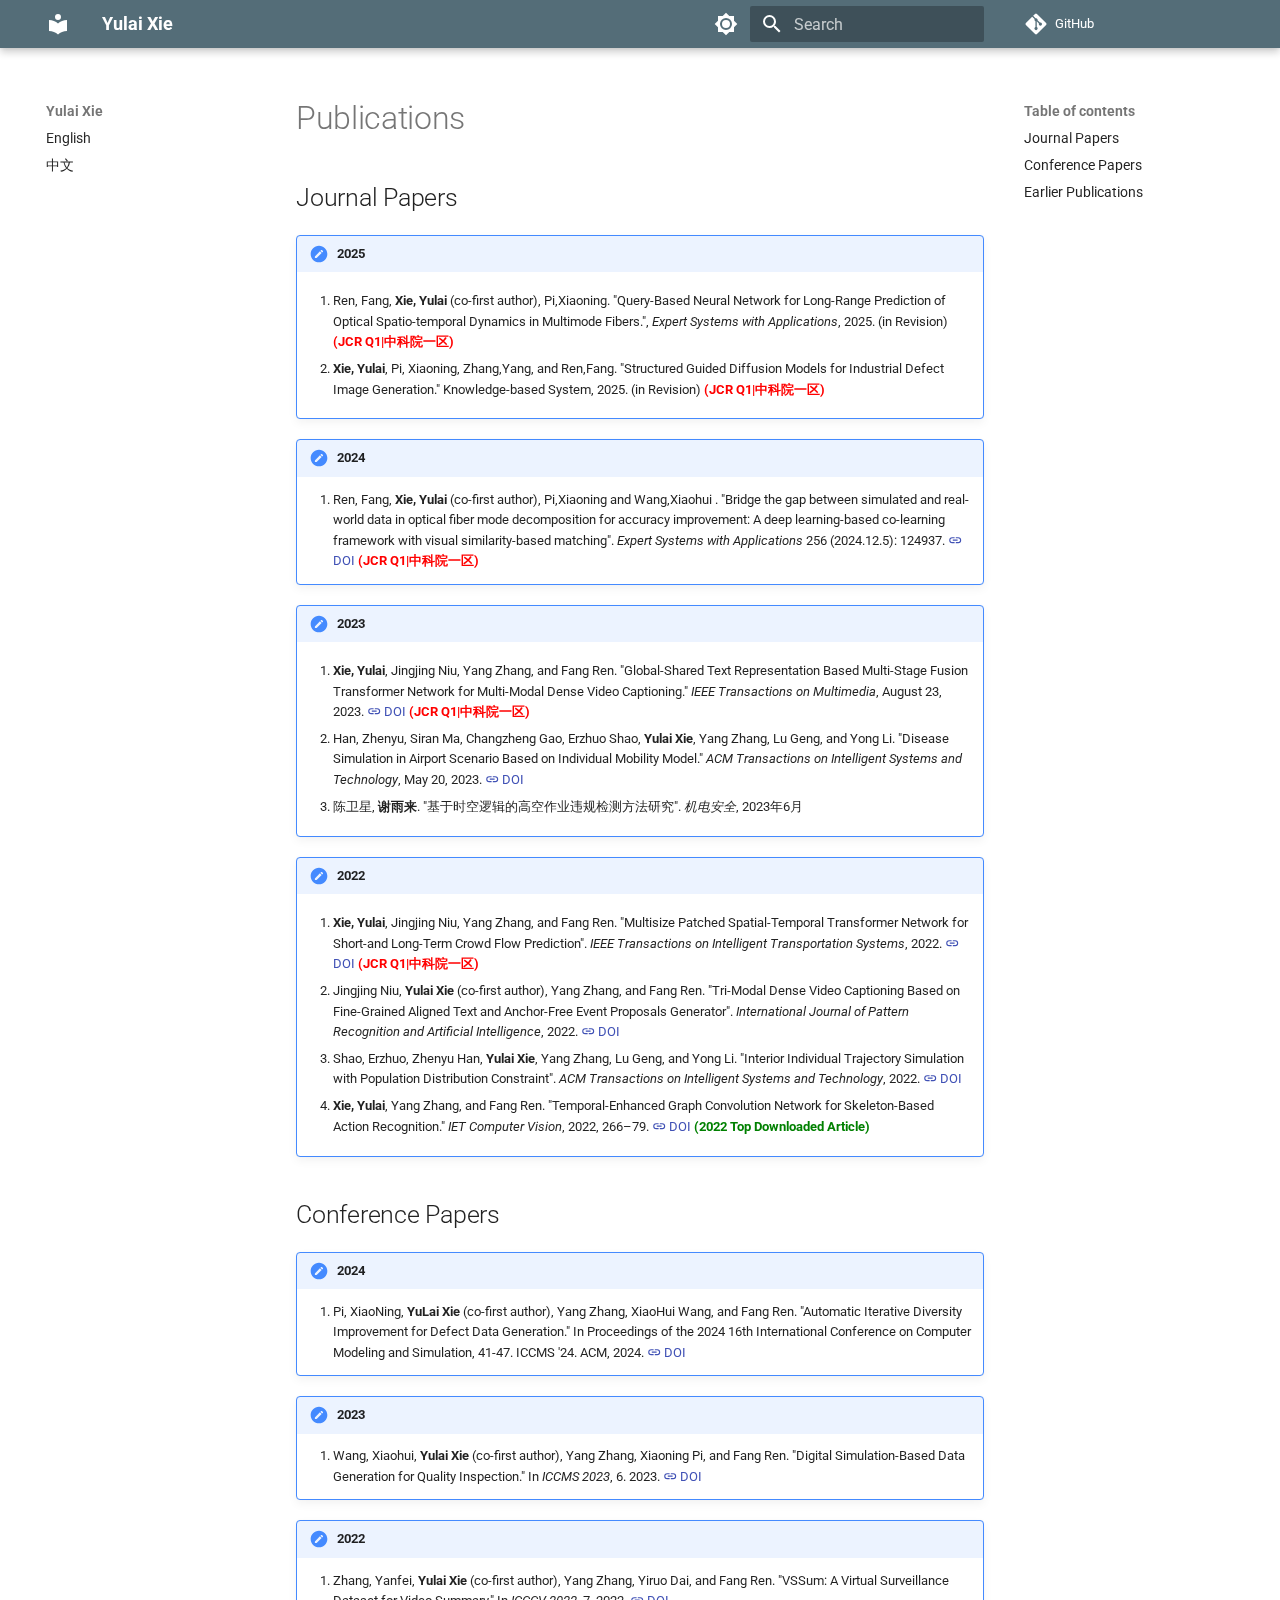
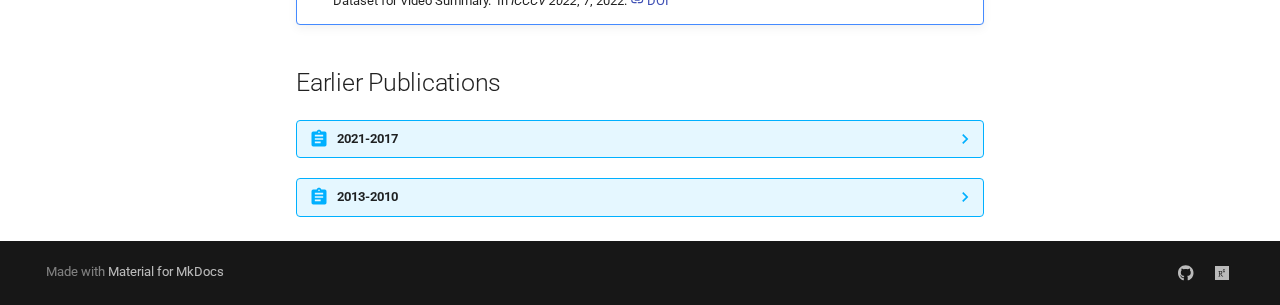
<file: publications/index.html>
<!doctype html>
<html lang="en" class="no-js">
  <head>
    
      <meta charset="utf-8">
      <meta name="viewport" content="width=device-width,initial-scale=1">
      
      
      
      
      
      
      <link rel="icon" href="../assets/images/favicon.png">
      <meta name="generator" content="mkdocs-1.6.1, mkdocs-material-9.6.7">
    
    
      
        <title>Publications - Yulai Xie</title>
      
    
    
      <link rel="stylesheet" href="../assets/stylesheets/main.8608ea7d.min.css">
      
        
        <link rel="stylesheet" href="../assets/stylesheets/palette.06af60db.min.css">
      
      


    
    
      
    
    
      
        
        
        <link rel="preconnect" href="https://fonts.gstatic.com" crossorigin>
        <link rel="stylesheet" href="https://fonts.googleapis.com/css?family=Roboto:300,300i,400,400i,700,700i%7CRoboto+Mono:400,400i,700,700i&display=fallback">
        <style>:root{--md-text-font:"Roboto";--md-code-font:"Roboto Mono"}</style>
      
    
    
      <link rel="stylesheet" href="../stylesheets/extra.css">
    
    <script>__md_scope=new URL("..",location),__md_hash=e=>[...e].reduce(((e,_)=>(e<<5)-e+_.charCodeAt(0)),0),__md_get=(e,_=localStorage,t=__md_scope)=>JSON.parse(_.getItem(t.pathname+"."+e)),__md_set=(e,_,t=localStorage,a=__md_scope)=>{try{t.setItem(a.pathname+"."+e,JSON.stringify(_))}catch(e){}}</script>
    
      
  


    
    
    
  </head>
  
  
    
    
      
    
    
    
    
    <body dir="ltr" data-md-color-scheme="slate" data-md-color-primary="blue-grey" data-md-color-accent="indigo">
  
    
    <input class="md-toggle" data-md-toggle="drawer" type="checkbox" id="__drawer" autocomplete="off">
    <input class="md-toggle" data-md-toggle="search" type="checkbox" id="__search" autocomplete="off">
    <label class="md-overlay" for="__drawer"></label>
    <div data-md-component="skip">
      
        
        <a href="#publications" class="md-skip">
          Skip to content
        </a>
      
    </div>
    <div data-md-component="announce">
      
    </div>
    
    
      

  

<header class="md-header md-header--shadow" data-md-component="header">
  <nav class="md-header__inner md-grid" aria-label="Header">
    <a href=".." title="Yulai Xie" class="md-header__button md-logo" aria-label="Yulai Xie" data-md-component="logo">
      
  
  <svg xmlns="http://www.w3.org/2000/svg" viewBox="0 0 24 24"><path d="M12 8a3 3 0 0 0 3-3 3 3 0 0 0-3-3 3 3 0 0 0-3 3 3 3 0 0 0 3 3m0 3.54C9.64 9.35 6.5 8 3 8v11c3.5 0 6.64 1.35 9 3.54 2.36-2.19 5.5-3.54 9-3.54V8c-3.5 0-6.64 1.35-9 3.54"/></svg>

    </a>
    <label class="md-header__button md-icon" for="__drawer">
      
      <svg xmlns="http://www.w3.org/2000/svg" viewBox="0 0 24 24"><path d="M3 6h18v2H3zm0 5h18v2H3zm0 5h18v2H3z"/></svg>
    </label>
    <div class="md-header__title" data-md-component="header-title">
      <div class="md-header__ellipsis">
        <div class="md-header__topic">
          <span class="md-ellipsis">
            Yulai Xie
          </span>
        </div>
        <div class="md-header__topic" data-md-component="header-topic">
          <span class="md-ellipsis">
            
              Publications
            
          </span>
        </div>
      </div>
    </div>
    
      
        <form class="md-header__option" data-md-component="palette">
  
    
    
    
    <input class="md-option" data-md-color-media="(prefers-color-scheme: dark)" data-md-color-scheme="slate" data-md-color-primary="blue-grey" data-md-color-accent="indigo"  aria-label="Switch to light mode"  type="radio" name="__palette" id="__palette_0">
    
      <label class="md-header__button md-icon" title="Switch to light mode" for="__palette_1" hidden>
        <svg xmlns="http://www.w3.org/2000/svg" viewBox="0 0 24 24"><path d="M12 18c-.89 0-1.74-.2-2.5-.55C11.56 16.5 13 14.42 13 12s-1.44-4.5-3.5-5.45C10.26 6.2 11.11 6 12 6a6 6 0 0 1 6 6 6 6 0 0 1-6 6m8-9.31V4h-4.69L12 .69 8.69 4H4v4.69L.69 12 4 15.31V20h4.69L12 23.31 15.31 20H20v-4.69L23.31 12z"/></svg>
      </label>
    
  
    
    
    
    <input class="md-option" data-md-color-media="(prefers-color-scheme: light)" data-md-color-scheme="default" data-md-color-primary="blue-grey" data-md-color-accent="indigo"  aria-label="Switch to dark mode"  type="radio" name="__palette" id="__palette_1">
    
      <label class="md-header__button md-icon" title="Switch to dark mode" for="__palette_0" hidden>
        <svg xmlns="http://www.w3.org/2000/svg" viewBox="0 0 24 24"><path d="M12 8a4 4 0 0 0-4 4 4 4 0 0 0 4 4 4 4 0 0 0 4-4 4 4 0 0 0-4-4m0 10a6 6 0 0 1-6-6 6 6 0 0 1 6-6 6 6 0 0 1 6 6 6 6 0 0 1-6 6m8-9.31V4h-4.69L12 .69 8.69 4H4v4.69L.69 12 4 15.31V20h4.69L12 23.31 15.31 20H20v-4.69L23.31 12z"/></svg>
      </label>
    
  
</form>
      
    
    
      <script>var palette=__md_get("__palette");if(palette&&palette.color){if("(prefers-color-scheme)"===palette.color.media){var media=matchMedia("(prefers-color-scheme: light)"),input=document.querySelector(media.matches?"[data-md-color-media='(prefers-color-scheme: light)']":"[data-md-color-media='(prefers-color-scheme: dark)']");palette.color.media=input.getAttribute("data-md-color-media"),palette.color.scheme=input.getAttribute("data-md-color-scheme"),palette.color.primary=input.getAttribute("data-md-color-primary"),palette.color.accent=input.getAttribute("data-md-color-accent")}for(var[key,value]of Object.entries(palette.color))document.body.setAttribute("data-md-color-"+key,value)}</script>
    
    
    
      <label class="md-header__button md-icon" for="__search">
        
        <svg xmlns="http://www.w3.org/2000/svg" viewBox="0 0 24 24"><path d="M9.5 3A6.5 6.5 0 0 1 16 9.5c0 1.61-.59 3.09-1.56 4.23l.27.27h.79l5 5-1.5 1.5-5-5v-.79l-.27-.27A6.52 6.52 0 0 1 9.5 16 6.5 6.5 0 0 1 3 9.5 6.5 6.5 0 0 1 9.5 3m0 2C7 5 5 7 5 9.5S7 14 9.5 14 14 12 14 9.5 12 5 9.5 5"/></svg>
      </label>
      <div class="md-search" data-md-component="search" role="dialog">
  <label class="md-search__overlay" for="__search"></label>
  <div class="md-search__inner" role="search">
    <form class="md-search__form" name="search">
      <input type="text" class="md-search__input" name="query" aria-label="Search" placeholder="Search" autocapitalize="off" autocorrect="off" autocomplete="off" spellcheck="false" data-md-component="search-query" required>
      <label class="md-search__icon md-icon" for="__search">
        
        <svg xmlns="http://www.w3.org/2000/svg" viewBox="0 0 24 24"><path d="M9.5 3A6.5 6.5 0 0 1 16 9.5c0 1.61-.59 3.09-1.56 4.23l.27.27h.79l5 5-1.5 1.5-5-5v-.79l-.27-.27A6.52 6.52 0 0 1 9.5 16 6.5 6.5 0 0 1 3 9.5 6.5 6.5 0 0 1 9.5 3m0 2C7 5 5 7 5 9.5S7 14 9.5 14 14 12 14 9.5 12 5 9.5 5"/></svg>
        
        <svg xmlns="http://www.w3.org/2000/svg" viewBox="0 0 24 24"><path d="M20 11v2H8l5.5 5.5-1.42 1.42L4.16 12l7.92-7.92L13.5 5.5 8 11z"/></svg>
      </label>
      <nav class="md-search__options" aria-label="Search">
        
        <button type="reset" class="md-search__icon md-icon" title="Clear" aria-label="Clear" tabindex="-1">
          
          <svg xmlns="http://www.w3.org/2000/svg" viewBox="0 0 24 24"><path d="M19 6.41 17.59 5 12 10.59 6.41 5 5 6.41 10.59 12 5 17.59 6.41 19 12 13.41 17.59 19 19 17.59 13.41 12z"/></svg>
        </button>
      </nav>
      
        <div class="md-search__suggest" data-md-component="search-suggest"></div>
      
    </form>
    <div class="md-search__output">
      <div class="md-search__scrollwrap" tabindex="0" data-md-scrollfix>
        <div class="md-search-result" data-md-component="search-result">
          <div class="md-search-result__meta">
            Initializing search
          </div>
          <ol class="md-search-result__list" role="presentation"></ol>
        </div>
      </div>
    </div>
  </div>
</div>
    
    
      <div class="md-header__source">
        <a href="https://github.com/xieyulai" title="Go to repository" class="md-source" data-md-component="source">
  <div class="md-source__icon md-icon">
    
    <svg xmlns="http://www.w3.org/2000/svg" viewBox="0 0 448 512"><!--! Font Awesome Free 6.7.2 by @fontawesome - https://fontawesome.com License - https://fontawesome.com/license/free (Icons: CC BY 4.0, Fonts: SIL OFL 1.1, Code: MIT License) Copyright 2024 Fonticons, Inc.--><path d="M439.55 236.05 244 40.45a28.87 28.87 0 0 0-40.81 0l-40.66 40.63 51.52 51.52c27.06-9.14 52.68 16.77 43.39 43.68l49.66 49.66c34.23-11.8 61.18 31 35.47 56.69-26.49 26.49-70.21-2.87-56-37.34L240.22 199v121.85c25.3 12.54 22.26 41.85 9.08 55a34.34 34.34 0 0 1-48.55 0c-17.57-17.6-11.07-46.91 11.25-56v-123c-20.8-8.51-24.6-30.74-18.64-45L142.57 101 8.45 235.14a28.86 28.86 0 0 0 0 40.81l195.61 195.6a28.86 28.86 0 0 0 40.8 0l194.69-194.69a28.86 28.86 0 0 0 0-40.81"/></svg>
  </div>
  <div class="md-source__repository">
    GitHub
  </div>
</a>
      </div>
    
  </nav>
  
</header>
    
    <div class="md-container" data-md-component="container">
      
      
        
          
        
      
      <main class="md-main" data-md-component="main">
        <div class="md-main__inner md-grid">
          
            
              
              <div class="md-sidebar md-sidebar--primary" data-md-component="sidebar" data-md-type="navigation" >
                <div class="md-sidebar__scrollwrap">
                  <div class="md-sidebar__inner">
                    



<nav class="md-nav md-nav--primary" aria-label="Navigation" data-md-level="0">
  <label class="md-nav__title" for="__drawer">
    <a href=".." title="Yulai Xie" class="md-nav__button md-logo" aria-label="Yulai Xie" data-md-component="logo">
      
  
  <svg xmlns="http://www.w3.org/2000/svg" viewBox="0 0 24 24"><path d="M12 8a3 3 0 0 0 3-3 3 3 0 0 0-3-3 3 3 0 0 0-3 3 3 3 0 0 0 3 3m0 3.54C9.64 9.35 6.5 8 3 8v11c3.5 0 6.64 1.35 9 3.54 2.36-2.19 5.5-3.54 9-3.54V8c-3.5 0-6.64 1.35-9 3.54"/></svg>

    </a>
    Yulai Xie
  </label>
  
    <div class="md-nav__source">
      <a href="https://github.com/xieyulai" title="Go to repository" class="md-source" data-md-component="source">
  <div class="md-source__icon md-icon">
    
    <svg xmlns="http://www.w3.org/2000/svg" viewBox="0 0 448 512"><!--! Font Awesome Free 6.7.2 by @fontawesome - https://fontawesome.com License - https://fontawesome.com/license/free (Icons: CC BY 4.0, Fonts: SIL OFL 1.1, Code: MIT License) Copyright 2024 Fonticons, Inc.--><path d="M439.55 236.05 244 40.45a28.87 28.87 0 0 0-40.81 0l-40.66 40.63 51.52 51.52c27.06-9.14 52.68 16.77 43.39 43.68l49.66 49.66c34.23-11.8 61.18 31 35.47 56.69-26.49 26.49-70.21-2.87-56-37.34L240.22 199v121.85c25.3 12.54 22.26 41.85 9.08 55a34.34 34.34 0 0 1-48.55 0c-17.57-17.6-11.07-46.91 11.25-56v-123c-20.8-8.51-24.6-30.74-18.64-45L142.57 101 8.45 235.14a28.86 28.86 0 0 0 0 40.81l195.61 195.6a28.86 28.86 0 0 0 40.8 0l194.69-194.69a28.86 28.86 0 0 0 0-40.81"/></svg>
  </div>
  <div class="md-source__repository">
    GitHub
  </div>
</a>
    </div>
  
  <ul class="md-nav__list" data-md-scrollfix>
    
      
      
  
  
  
  
    <li class="md-nav__item">
      <a href=".." class="md-nav__link">
        
  
  <span class="md-ellipsis">
    English
    
  </span>
  

      </a>
    </li>
  

    
      
      
  
  
  
  
    <li class="md-nav__item">
      <a href="../chinese/" class="md-nav__link">
        
  
  <span class="md-ellipsis">
    中文
    
  </span>
  

      </a>
    </li>
  

    
  </ul>
</nav>
                  </div>
                </div>
              </div>
            
            
              
              <div class="md-sidebar md-sidebar--secondary" data-md-component="sidebar" data-md-type="toc" >
                <div class="md-sidebar__scrollwrap">
                  <div class="md-sidebar__inner">
                    

<nav class="md-nav md-nav--secondary" aria-label="Table of contents">
  
  
  
    
  
  
    <label class="md-nav__title" for="__toc">
      <span class="md-nav__icon md-icon"></span>
      Table of contents
    </label>
    <ul class="md-nav__list" data-md-component="toc" data-md-scrollfix>
      
        <li class="md-nav__item">
  <a href="#journal-papers" class="md-nav__link">
    <span class="md-ellipsis">
      Journal Papers
    </span>
  </a>
  
</li>
      
        <li class="md-nav__item">
  <a href="#conference-papers" class="md-nav__link">
    <span class="md-ellipsis">
      Conference Papers
    </span>
  </a>
  
</li>
      
        <li class="md-nav__item">
  <a href="#earlier-publications" class="md-nav__link">
    <span class="md-ellipsis">
      Earlier Publications
    </span>
  </a>
  
</li>
      
    </ul>
  
</nav>
                  </div>
                </div>
              </div>
            
          
          
            <div class="md-content" data-md-component="content">
              <article class="md-content__inner md-typeset">
                
                  


  
  


<h1 id="publications">Publications</h1>
<h2 id="journal-papers">Journal Papers</h2>
<div class="admonition journal">
<p class="admonition-title">2025</p>
<ol>
<li>
<p>Ren, Fang, <strong>Xie, Yulai</strong> (co-first author), Pi,Xiaoning. "Query-Based Neural Network for Long-Range Prediction of Optical Spatio-temporal Dynamics in Multimode Fibers.", <em>Expert Systems with Applications</em>, 2025. (in Revision)<span style="color:red; font-weight:bold;"> (JCR Q1|中科院一区)</span></p>
</li>
<li>
<p><strong>Xie, Yulai</strong>, Pi, Xiaoning, Zhang,Yang, and Ren,Fang. "Structured Guided Diffusion Models for Industrial Defect Image Generation." Knowledge-based System, 2025. (in Revision)<span style="color:red; font-weight:bold;"> (JCR Q1|中科院一区)</span></p>
</li>
</ol>
</div>
<div class="admonition journal">
<p class="admonition-title">2024</p>
<ol>
<li>Ren, Fang, <strong>Xie, Yulai</strong> (co-first author), Pi,Xiaoning and Wang,Xiaohui . "Bridge the gap between simulated and real-world data in optical fiber mode decomposition for accuracy improvement: A deep learning-based co-learning framework with visual similarity-based matching". <em>Expert Systems with Applications</em> 256 (2024.12.5): 124937. <a href="https://doi.org/10.1016/j.eswa.2024.124937"><span class="twemoji"><svg xmlns="http://www.w3.org/2000/svg" viewBox="0 0 24 24"><path d="M3.9 12c0-1.71 1.39-3.1 3.1-3.1h4V7H7a5 5 0 0 0-5 5 5 5 0 0 0 5 5h4v-1.9H7c-1.71 0-3.1-1.39-3.1-3.1M8 13h8v-2H8zm9-6h-4v1.9h4c1.71 0 3.1 1.39 3.1 3.1s-1.39 3.1-3.1 3.1h-4V17h4a5 5 0 0 0 5-5 5 5 0 0 0-5-5"/></svg></span> DOI</a> <span style="color:red; font-weight:bold;"> (JCR Q1|中科院一区)</span></li>
</ol>
</div>
<div class="admonition journal">
<p class="admonition-title">2023</p>
<ol>
<li>
<p><strong>Xie, Yulai</strong>, Jingjing Niu, Yang Zhang, and Fang Ren. "Global-Shared Text Representation Based Multi-Stage Fusion Transformer Network for Multi-Modal Dense Video Captioning." <em>IEEE Transactions on Multimedia</em>, August 23, 2023. <a href="https://doi.org/10.1109/TMM.2023.3307972"><span class="twemoji"><svg xmlns="http://www.w3.org/2000/svg" viewBox="0 0 24 24"><path d="M3.9 12c0-1.71 1.39-3.1 3.1-3.1h4V7H7a5 5 0 0 0-5 5 5 5 0 0 0 5 5h4v-1.9H7c-1.71 0-3.1-1.39-3.1-3.1M8 13h8v-2H8zm9-6h-4v1.9h4c1.71 0 3.1 1.39 3.1 3.1s-1.39 3.1-3.1 3.1h-4V17h4a5 5 0 0 0 5-5 5 5 0 0 0-5-5"/></svg></span> DOI</a> <span style="color:red; font-weight:bold;"> (JCR Q1|中科院一区)</span></p>
</li>
<li>
<p>Han, Zhenyu, Siran Ma, Changzheng Gao, Erzhuo Shao, <strong>Yulai Xie</strong>, Yang Zhang, Lu Geng, and Yong Li. "Disease Simulation in Airport Scenario Based on Individual Mobility Model." <em>ACM Transactions on Intelligent Systems and Technology</em>, May 20, 2023. <a href="https://doi.org/10.1145/3593589"><span class="twemoji"><svg xmlns="http://www.w3.org/2000/svg" viewBox="0 0 24 24"><path d="M3.9 12c0-1.71 1.39-3.1 3.1-3.1h4V7H7a5 5 0 0 0-5 5 5 5 0 0 0 5 5h4v-1.9H7c-1.71 0-3.1-1.39-3.1-3.1M8 13h8v-2H8zm9-6h-4v1.9h4c1.71 0 3.1 1.39 3.1 3.1s-1.39 3.1-3.1 3.1h-4V17h4a5 5 0 0 0 5-5 5 5 0 0 0-5-5"/></svg></span> DOI</a></p>
</li>
<li>
<p>陈卫星, <strong>谢雨来</strong>. "基于时空逻辑的高空作业违规检测方法研究". <em>机电安全</em>, 2023年6月</p>
</li>
</ol>
</div>
<div class="admonition journal">
<p class="admonition-title">2022</p>
<ol>
<li>
<p><strong>Xie, Yulai</strong>, Jingjing Niu, Yang Zhang, and Fang Ren. "Multisize Patched Spatial-Temporal Transformer Network for Short-and Long-Term Crowd Flow Prediction". <em>IEEE Transactions on Intelligent Transportation Systems</em>, 2022. <a href="http://dx.doi.org/10.1109/TITS.2022.3186707"><span class="twemoji"><svg xmlns="http://www.w3.org/2000/svg" viewBox="0 0 24 24"><path d="M3.9 12c0-1.71 1.39-3.1 3.1-3.1h4V7H7a5 5 0 0 0-5 5 5 5 0 0 0 5 5h4v-1.9H7c-1.71 0-3.1-1.39-3.1-3.1M8 13h8v-2H8zm9-6h-4v1.9h4c1.71 0 3.1 1.39 3.1 3.1s-1.39 3.1-3.1 3.1h-4V17h4a5 5 0 0 0 5-5 5 5 0 0 0-5-5"/></svg></span> DOI</a> <span style="color:red; font-weight:bold;"> (JCR Q1|中科院一区)</span></p>
</li>
<li>
<p>Jingjing Niu, <strong>Yulai Xie</strong> (co-first author), Yang Zhang, and Fang Ren. "Tri-Modal Dense Video Captioning Based on Fine-Grained Aligned Text and Anchor-Free Event Proposals Generator". <em>International Journal of Pattern Recognition and Artificial Intelligence</em>, 2022. <a href="https://doi.org/10.1142/S021800142255014X"><span class="twemoji"><svg xmlns="http://www.w3.org/2000/svg" viewBox="0 0 24 24"><path d="M3.9 12c0-1.71 1.39-3.1 3.1-3.1h4V7H7a5 5 0 0 0-5 5 5 5 0 0 0 5 5h4v-1.9H7c-1.71 0-3.1-1.39-3.1-3.1M8 13h8v-2H8zm9-6h-4v1.9h4c1.71 0 3.1 1.39 3.1 3.1s-1.39 3.1-3.1 3.1h-4V17h4a5 5 0 0 0 5-5 5 5 0 0 0-5-5"/></svg></span> DOI</a></p>
</li>
<li>
<p>Shao, Erzhuo, Zhenyu Han, <strong>Yulai Xie</strong>, Yang Zhang, Lu Geng, and Yong Li. "Interior Individual Trajectory Simulation with Population Distribution Constraint". <em>ACM Transactions on Intelligent Systems and Technology</em>, 2022. <a href="https://doi.org/10.1145/3529108"><span class="twemoji"><svg xmlns="http://www.w3.org/2000/svg" viewBox="0 0 24 24"><path d="M3.9 12c0-1.71 1.39-3.1 3.1-3.1h4V7H7a5 5 0 0 0-5 5 5 5 0 0 0 5 5h4v-1.9H7c-1.71 0-3.1-1.39-3.1-3.1M8 13h8v-2H8zm9-6h-4v1.9h4c1.71 0 3.1 1.39 3.1 3.1s-1.39 3.1-3.1 3.1h-4V17h4a5 5 0 0 0 5-5 5 5 0 0 0-5-5"/></svg></span> DOI</a></p>
</li>
<li>
<p><strong>Xie, Yulai</strong>, Yang Zhang, and Fang Ren. "Temporal-Enhanced Graph Convolution Network for Skeleton-Based Action Recognition." <em>IET Computer Vision</em>, 2022, 266–79. <a href="https://doi.org/10.1049/cvi2.12086"><span class="twemoji"><svg xmlns="http://www.w3.org/2000/svg" viewBox="0 0 24 24"><path d="M3.9 12c0-1.71 1.39-3.1 3.1-3.1h4V7H7a5 5 0 0 0-5 5 5 5 0 0 0 5 5h4v-1.9H7c-1.71 0-3.1-1.39-3.1-3.1M8 13h8v-2H8zm9-6h-4v1.9h4c1.71 0 3.1 1.39 3.1 3.1s-1.39 3.1-3.1 3.1h-4V17h4a5 5 0 0 0 5-5 5 5 0 0 0-5-5"/></svg></span> DOI</a> <span style="color:green; font-weight:bold;"> (2022 Top Downloaded Article)</span></p>
</li>
</ol>
</div>
<h2 id="conference-papers">Conference Papers</h2>
<div class="admonition conference">
<p class="admonition-title">2024</p>
<ol>
<li>Pi, XiaoNing, <strong>YuLai Xie</strong> (co-first author), Yang Zhang, XiaoHui Wang, and Fang Ren. "Automatic Iterative Diversity Improvement for Defect Data Generation." In Proceedings of the 2024 16th International Conference on Computer Modeling and Simulation, 41-47. ICCMS '24. ACM, 2024. <a href="https://doi.org/10.1145/3686812.3686819"><span class="twemoji"><svg xmlns="http://www.w3.org/2000/svg" viewBox="0 0 24 24"><path d="M3.9 12c0-1.71 1.39-3.1 3.1-3.1h4V7H7a5 5 0 0 0-5 5 5 5 0 0 0 5 5h4v-1.9H7c-1.71 0-3.1-1.39-3.1-3.1M8 13h8v-2H8zm9-6h-4v1.9h4c1.71 0 3.1 1.39 3.1 3.1s-1.39 3.1-3.1 3.1h-4V17h4a5 5 0 0 0 5-5 5 5 0 0 0-5-5"/></svg></span> DOI</a></li>
</ol>
</div>
<div class="admonition conference">
<p class="admonition-title">2023</p>
<ol>
<li>Wang, Xiaohui, <strong>Yulai Xie</strong> (co-first author), Yang Zhang, Xiaoning Pi, and Fang Ren. "Digital Simulation-Based Data Generation for Quality Inspection." In <em>ICCMS 2023</em>, 6. 2023. <a href="https://doi.org/10.1145/3608251.3608291"><span class="twemoji"><svg xmlns="http://www.w3.org/2000/svg" viewBox="0 0 24 24"><path d="M3.9 12c0-1.71 1.39-3.1 3.1-3.1h4V7H7a5 5 0 0 0-5 5 5 5 0 0 0 5 5h4v-1.9H7c-1.71 0-3.1-1.39-3.1-3.1M8 13h8v-2H8zm9-6h-4v1.9h4c1.71 0 3.1 1.39 3.1 3.1s-1.39 3.1-3.1 3.1h-4V17h4a5 5 0 0 0 5-5 5 5 0 0 0-5-5"/></svg></span> DOI</a></li>
</ol>
</div>
<div class="admonition conference">
<p class="admonition-title">2022</p>
<ol>
<li>Zhang, Yanfei, <strong>Yulai Xie</strong> (co-first author), Yang Zhang, Yiruo Dai, and Fang Ren. "VSSum: A Virtual Surveillance Dataset for Video Summary." In <em>ICCCV 2022</em>, 7, 2022. <a href="https://doi.org/10.1145/3561613.3561631"><span class="twemoji"><svg xmlns="http://www.w3.org/2000/svg" viewBox="0 0 24 24"><path d="M3.9 12c0-1.71 1.39-3.1 3.1-3.1h4V7H7a5 5 0 0 0-5 5 5 5 0 0 0 5 5h4v-1.9H7c-1.71 0-3.1-1.39-3.1-3.1M8 13h8v-2H8zm9-6h-4v1.9h4c1.71 0 3.1 1.39 3.1 3.1s-1.39 3.1-3.1 3.1h-4V17h4a5 5 0 0 0 5-5 5 5 0 0 0-5-5"/></svg></span> DOI</a></li>
</ol>
</div>
<h2 id="earlier-publications">Earlier Publications</h2>
<details class="abstract">
<summary>2021-2017</summary>
<ol>
<li>
<p><strong>Xie, Yulai</strong>, Yang Zhang, and Fang Ren. "Temporal-Aware Graph Convolution Network for Skeleton-Based Action Recognition." <em>ACM International Conference Proceeding Series</em>, 2021, 83–90. <a href="https://doi.org/10.1145/3484274.3484288"><span class="twemoji"><svg xmlns="http://www.w3.org/2000/svg" viewBox="0 0 24 24"><path d="M3.9 12c0-1.71 1.39-3.1 3.1-3.1h4V7H7a5 5 0 0 0-5 5 5 5 0 0 0 5 5h4v-1.9H7c-1.71 0-3.1-1.39-3.1-3.1M8 13h8v-2H8zm9-6h-4v1.9h4c1.71 0 3.1 1.39 3.1 3.1s-1.39 3.1-3.1 3.1h-4V17h4a5 5 0 0 0 5-5 5 5 0 0 0-5-5"/></svg></span> DOI</a></p>
</li>
<li>
<p>Fan, Xiaojie, Fang Ren, <strong>Yulai Xie</strong>, Yiying Zhang, Jingjing Niu, Jingyu Zhang, and Jianping Wang. "Mitigating Ambiguity by Deep-Learning-Based Modal Decomposition Method." <em>Optics Communications</em>, September 2020. <a href="https://doi.org/10.1016/j.optcom.2020.125845"><span class="twemoji"><svg xmlns="http://www.w3.org/2000/svg" viewBox="0 0 24 24"><path d="M3.9 12c0-1.71 1.39-3.1 3.1-3.1h4V7H7a5 5 0 0 0-5 5 5 5 0 0 0 5 5h4v-1.9H7c-1.71 0-3.1-1.39-3.1-3.1M8 13h8v-2H8zm9-6h-4v1.9h4c1.71 0 3.1 1.39 3.1 3.1s-1.39 3.1-3.1 3.1h-4V17h4a5 5 0 0 0 5-5 5 5 0 0 0-5-5"/></svg></span> DOI</a></p>
</li>
<li>
<p>Fan, Xiaojie, Lina Wang, Fang Ren, <strong>Yulai Xie</strong>, Xiang Lu, Yiying Zhang, Tianwen Zhangsun, Wei Chen, and Jianping Wang. "Feature Fusion-Based Multi-Task ConvNet for Simultaneous Optical Performance Monitoring and Bit-Rate/Modulation Format Identification." <em>IEEE Access</em> PP (September 2, 2019). <a href="https://doi.org/10.1109/ACCESS.2019.2939043"><span class="twemoji"><svg xmlns="http://www.w3.org/2000/svg" viewBox="0 0 24 24"><path d="M3.9 12c0-1.71 1.39-3.1 3.1-3.1h4V7H7a5 5 0 0 0-5 5 5 5 0 0 0 5 5h4v-1.9H7c-1.71 0-3.1-1.39-3.1-3.1M8 13h8v-2H8zm9-6h-4v1.9h4c1.71 0 3.1 1.39 3.1 3.1s-1.39 3.1-3.1 3.1h-4V17h4a5 5 0 0 0 5-5 5 5 0 0 0-5-5"/></svg></span> DOI</a></p>
</li>
<li>
<p>Fan, Xiaojie, <strong>Yulai Xie</strong>, Fang Ren, Yiying Zhang, Xiaoshan Huang, Wei Chen, Tianwen Zhangsun, and Jianping Wang. "Joint Optical Performance Monitoring and Modulation Format/Bit-Rate Identification by CNN-Based Multi-Task Learning." <em>IEEE Photonics Journal</em> 10 (September 11, 2018). <a href="https://doi.org/10.1109/JPHOT.2018.2869972"><span class="twemoji"><svg xmlns="http://www.w3.org/2000/svg" viewBox="0 0 24 24"><path d="M3.9 12c0-1.71 1.39-3.1 3.1-3.1h4V7H7a5 5 0 0 0-5 5 5 5 0 0 0 5 5h4v-1.9H7c-1.71 0-3.1-1.39-3.1-3.1M8 13h8v-2H8zm9-6h-4v1.9h4c1.71 0 3.1 1.39 3.1 3.1s-1.39 3.1-3.1 3.1h-4V17h4a5 5 0 0 0 5-5 5 5 0 0 0-5-5"/></svg></span> DOI</a></p>
</li>
<li>
<p>Liu, Guojin, Zhenzhi Yin, Yunjian Jia, and <strong>Yulai Xie</strong>. "Passenger Flow Estimation Based on Convolutional Neural Network in Public Transportation System." <em>Knowledge-Based Systems</em> 123 (February 1, 2017). <a href="https://doi.org/10.1016/j.knosys.2017.02.016"><span class="twemoji"><svg xmlns="http://www.w3.org/2000/svg" viewBox="0 0 24 24"><path d="M3.9 12c0-1.71 1.39-3.1 3.1-3.1h4V7H7a5 5 0 0 0-5 5 5 5 0 0 0 5 5h4v-1.9H7c-1.71 0-3.1-1.39-3.1-3.1M8 13h8v-2H8zm9-6h-4v1.9h4c1.71 0 3.1 1.39 3.1 3.1s-1.39 3.1-3.1 3.1h-4V17h4a5 5 0 0 0 5-5 5 5 0 0 0-5-5"/></svg></span> DOI</a><span style="color:red; font-weight:bold;"> (JCR Q1|中科院一区)</span></p>
</li>
</ol>
</details>
<details class="abstract">
<summary>2013-2010</summary>
<ol>
<li>
<p><strong>Xie, Yulai</strong>, Satoshi Kanai, and Hiroaki Date. "An Efficient Simulation of Skin Contact Deformation for Virtual Ergonomic Assessments of Handheld Products." <em>International Journal of CAD/CAM</em> 13 (January 1, 2013): 81-95.  <span style="color:red; font-weight:bold;"> (Gaheon Sindoh Foundation, Society of CAD/CAM Engineers, The Gaheon Award 2013)</span></p>
</li>
<li>
<p><strong>Xie, Yulai</strong>, Satoshi Kanai, and Hiroaki Date. "Anatomy-Based Variational Modeling of Digital Hand and Its Verification." In <em>DHM/HCII 2013</em>, 8026:384-92, 2013. <a href="https://doi.org/10.1007/978-3-642-39182-8_45"><span class="twemoji"><svg xmlns="http://www.w3.org/2000/svg" viewBox="0 0 24 24"><path d="M3.9 12c0-1.71 1.39-3.1 3.1-3.1h4V7H7a5 5 0 0 0-5 5 5 5 0 0 0 5 5h4v-1.9H7c-1.71 0-3.1-1.39-3.1-3.1M8 13h8v-2H8zm9-6h-4v1.9h4c1.71 0 3.1 1.39 3.1 3.1s-1.39 3.1-3.1 3.1h-4V17h4a5 5 0 0 0 5-5 5 5 0 0 0-5-5"/></svg></span> DOI</a></p>
</li>
<li>
<p><strong>Xie, Yulai</strong>, Li Xingfei, Lu Jingwei, and Gao Yabiao. "Underwater Image Real-Time Registration Method based on SURF." <em>Journal of Computer-Aided Design &amp; Computer Graphics</em>, December 2010. </p>
</li>
</ol>
</details>









  



  <form class="md-feedback" name="feedback" hidden>
    <fieldset>
      <legend class="md-feedback__title">
        Was this page helpful?
      </legend>
      <div class="md-feedback__inner">
        <div class="md-feedback__list">
          
            <button class="md-feedback__icon md-icon" type="submit" title="This page was helpful" data-md-value="1">
              <svg xmlns="http://www.w3.org/2000/svg" viewBox="0 0 24 24"><path d="M20 12a8 8 0 0 0-8-8 8 8 0 0 0-8 8 8 8 0 0 0 8 8 8 8 0 0 0 8-8m2 0a10 10 0 0 1-10 10A10 10 0 0 1 2 12 10 10 0 0 1 12 2a10 10 0 0 1 10 10M10 9.5c0 .8-.7 1.5-1.5 1.5S7 10.3 7 9.5 7.7 8 8.5 8s1.5.7 1.5 1.5m7 0c0 .8-.7 1.5-1.5 1.5S14 10.3 14 9.5 14.7 8 15.5 8s1.5.7 1.5 1.5m-5 7.73c-1.75 0-3.29-.73-4.19-1.81L9.23 14c.45.72 1.52 1.23 2.77 1.23s2.32-.51 2.77-1.23l1.42 1.42c-.9 1.08-2.44 1.81-4.19 1.81"/></svg>
            </button>
          
            <button class="md-feedback__icon md-icon" type="submit" title="This page could be improved" data-md-value="0">
              <svg xmlns="http://www.w3.org/2000/svg" viewBox="0 0 24 24"><path d="M20 12a8 8 0 0 0-8-8 8 8 0 0 0-8 8 8 8 0 0 0 8 8 8 8 0 0 0 8-8m2 0a10 10 0 0 1-10 10A10 10 0 0 1 2 12 10 10 0 0 1 12 2a10 10 0 0 1 10 10m-6.5-4c.8 0 1.5.7 1.5 1.5s-.7 1.5-1.5 1.5-1.5-.7-1.5-1.5.7-1.5 1.5-1.5M10 9.5c0 .8-.7 1.5-1.5 1.5S7 10.3 7 9.5 7.7 8 8.5 8s1.5.7 1.5 1.5m2 4.5c1.75 0 3.29.72 4.19 1.81l-1.42 1.42C14.32 16.5 13.25 16 12 16s-2.32.5-2.77 1.23l-1.42-1.42C8.71 14.72 10.25 14 12 14"/></svg>
            </button>
          
        </div>
        <div class="md-feedback__note">
          
            <div data-md-value="1" hidden>
              
              
                
              
              Thanks for your feedback!
            </div>
          
            <div data-md-value="0" hidden>
              
              
                
              
              Thanks for your feedback! Help us improve this page by using our <a href="..." target="_blank" rel="noopener">feedback form</a>.
            </div>
          
        </div>
      </div>
    </fieldset>
  </form>


                
              </article>
            </div>
          
          
<script>var target=document.getElementById(location.hash.slice(1));target&&target.name&&(target.checked=target.name.startsWith("__tabbed_"))</script>
        </div>
        
          <button type="button" class="md-top md-icon" data-md-component="top" hidden>
  
  <svg xmlns="http://www.w3.org/2000/svg" viewBox="0 0 24 24"><path d="M13 20h-2V8l-5.5 5.5-1.42-1.42L12 4.16l7.92 7.92-1.42 1.42L13 8z"/></svg>
  Back to top
</button>
        
      </main>
      
        <footer class="md-footer">
  
  <div class="md-footer-meta md-typeset">
    <div class="md-footer-meta__inner md-grid">
      <div class="md-copyright">
  
  
    Made with
    <a href="https://squidfunk.github.io/mkdocs-material/" target="_blank" rel="noopener">
      Material for MkDocs
    </a>
  
</div>
      
        <div class="md-social">
  
    
    
    
    
      
      
    
    <a href="https://github.com/xieyulai" target="_blank" rel="noopener" title="github.com" class="md-social__link">
      <svg xmlns="http://www.w3.org/2000/svg" viewBox="0 0 496 512"><!--! Font Awesome Free 6.7.2 by @fontawesome - https://fontawesome.com License - https://fontawesome.com/license/free (Icons: CC BY 4.0, Fonts: SIL OFL 1.1, Code: MIT License) Copyright 2024 Fonticons, Inc.--><path d="M165.9 397.4c0 2-2.3 3.6-5.2 3.6-3.3.3-5.6-1.3-5.6-3.6 0-2 2.3-3.6 5.2-3.6 3-.3 5.6 1.3 5.6 3.6m-31.1-4.5c-.7 2 1.3 4.3 4.3 4.9 2.6 1 5.6 0 6.2-2s-1.3-4.3-4.3-5.2c-2.6-.7-5.5.3-6.2 2.3m44.2-1.7c-2.9.7-4.9 2.6-4.6 4.9.3 2 2.9 3.3 5.9 2.6 2.9-.7 4.9-2.6 4.6-4.6-.3-1.9-3-3.2-5.9-2.9M244.8 8C106.1 8 0 113.3 0 252c0 110.9 69.8 205.8 169.5 239.2 12.8 2.3 17.3-5.6 17.3-12.1 0-6.2-.3-40.4-.3-61.4 0 0-70 15-84.7-29.8 0 0-11.4-29.1-27.8-36.6 0 0-22.9-15.7 1.6-15.4 0 0 24.9 2 38.6 25.8 21.9 38.6 58.6 27.5 72.9 20.9 2.3-16 8.8-27.1 16-33.7-55.9-6.2-112.3-14.3-112.3-110.5 0-27.5 7.6-41.3 23.6-58.9-2.6-6.5-11.1-33.3 2.6-67.9 20.9-6.5 69 27 69 27 20-5.6 41.5-8.5 62.8-8.5s42.8 2.9 62.8 8.5c0 0 48.1-33.6 69-27 13.7 34.7 5.2 61.4 2.6 67.9 16 17.7 25.8 31.5 25.8 58.9 0 96.5-58.9 104.2-114.8 110.5 9.2 7.9 17 22.9 17 46.4 0 33.7-.3 75.4-.3 83.6 0 6.5 4.6 14.4 17.3 12.1C428.2 457.8 496 362.9 496 252 496 113.3 383.5 8 244.8 8M97.2 352.9c-1.3 1-1 3.3.7 5.2 1.6 1.6 3.9 2.3 5.2 1 1.3-1 1-3.3-.7-5.2-1.6-1.6-3.9-2.3-5.2-1m-10.8-8.1c-.7 1.3.3 2.9 2.3 3.9 1.6 1 3.6.7 4.3-.7.7-1.3-.3-2.9-2.3-3.9-2-.6-3.6-.3-4.3.7m32.4 35.6c-1.6 1.3-1 4.3 1.3 6.2 2.3 2.3 5.2 2.6 6.5 1 1.3-1.3.7-4.3-1.3-6.2-2.2-2.3-5.2-2.6-6.5-1m-11.4-14.7c-1.6 1-1.6 3.6 0 5.9s4.3 3.3 5.6 2.3c1.6-1.3 1.6-3.9 0-6.2-1.4-2.3-4-3.3-5.6-2"/></svg>
    </a>
  
    
    
    
    
      
      
    
    <a href="https://www.researchgate.net/profile/Yulai-Xie-2" target="_blank" rel="noopener" title="www.researchgate.net" class="md-social__link">
      <svg xmlns="http://www.w3.org/2000/svg" viewBox="0 0 448 512"><!--! Font Awesome Free 6.7.2 by @fontawesome - https://fontawesome.com License - https://fontawesome.com/license/free (Icons: CC BY 4.0, Fonts: SIL OFL 1.1, Code: MIT License) Copyright 2024 Fonticons, Inc.--><path d="M0 32v448h448V32zm262.2 334.4c-6.6 3-33.2 6-50-14.2-9.2-10.6-25.3-33.3-42.2-63.6-8.9 0-14.7 0-21.4-.6v46.4c0 23.5 6 21.2 25.8 23.9v8.1c-6.9-.3-23.1-.8-35.6-.8-13.1 0-26.1.6-33.6.8v-8.1c15.5-2.9 22-1.3 22-23.9V225c0-22.6-6.4-21-22-23.9V193c25.8 1 53.1-.6 70.9-.6 31.7 0 55.9 14.4 55.9 45.6 0 21.1-16.7 42.2-39.2 47.5 13.6 24.2 30 45.6 42.2 58.9 7.2 7.8 17.2 14.7 27.2 14.7zm22.9-135c-23.3 0-32.2-15.7-32.2-32.2V167c0-12.2 8.8-30.4 34-30.4s30.4 17.9 30.4 17.9l-10.7 7.2s-5.5-12.5-19.7-12.5c-7.9 0-19.7 7.3-19.7 19.7v26.8c0 13.4 6.6 23.3 17.9 23.3 14.1 0 21.5-10.9 21.5-26.8h-17.9v-10.7h30.4c0 20.5 4.7 49.9-34 49.9m-116.5 44.7c-9.4 0-13.6-.3-20-.8v-69.7c6.4-.6 15-.6 22.5-.6 23.3 0 37.2 12.2 37.2 34.5 0 21.9-15 36.6-39.7 36.6"/></svg>
    </a>
  
</div>
      
    </div>
  </div>
</footer>
      
    </div>
    <div class="md-dialog" data-md-component="dialog">
      <div class="md-dialog__inner md-typeset"></div>
    </div>
    
    
    <script id="__config" type="application/json">{"base": "..", "features": ["navigation.instant", "navigation.tracking", "navigation.sections", "navigation.expand", "navigation.top", "search.suggest", "search.highlight"], "search": "../assets/javascripts/workers/search.f8cc74c7.min.js", "translations": {"clipboard.copied": "Copied to clipboard", "clipboard.copy": "Copy to clipboard", "search.result.more.one": "1 more on this page", "search.result.more.other": "# more on this page", "search.result.none": "No matching documents", "search.result.one": "1 matching document", "search.result.other": "# matching documents", "search.result.placeholder": "Type to start searching", "search.result.term.missing": "Missing", "select.version": "Select version"}}</script>
    
    
      <script src="../assets/javascripts/bundle.c8b220af.min.js"></script>
      
    
  </body>
</html>
</file>
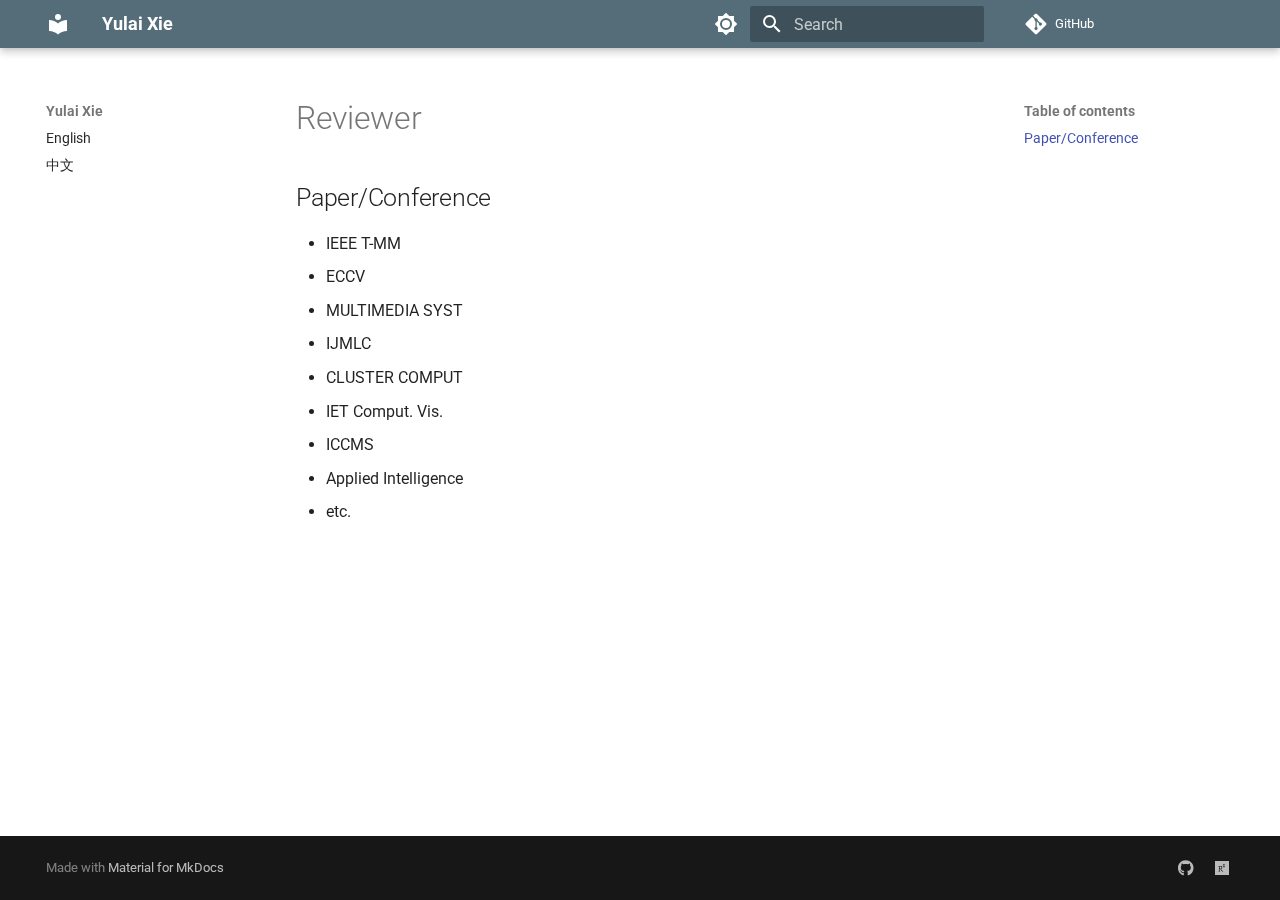
<file: reviewer/index.html>
<!doctype html>
<html lang="en" class="no-js">
  <head>
    
      <meta charset="utf-8">
      <meta name="viewport" content="width=device-width,initial-scale=1">
      
      
      
      
      
      
      <link rel="icon" href="../assets/images/favicon.png">
      <meta name="generator" content="mkdocs-1.6.1, mkdocs-material-9.6.7">
    
    
      
        <title>Reviewer - Yulai Xie</title>
      
    
    
      <link rel="stylesheet" href="../assets/stylesheets/main.8608ea7d.min.css">
      
        
        <link rel="stylesheet" href="../assets/stylesheets/palette.06af60db.min.css">
      
      


    
    
      
    
    
      
        
        
        <link rel="preconnect" href="https://fonts.gstatic.com" crossorigin>
        <link rel="stylesheet" href="https://fonts.googleapis.com/css?family=Roboto:300,300i,400,400i,700,700i%7CRoboto+Mono:400,400i,700,700i&display=fallback">
        <style>:root{--md-text-font:"Roboto";--md-code-font:"Roboto Mono"}</style>
      
    
    
      <link rel="stylesheet" href="../stylesheets/extra.css">
    
    <script>__md_scope=new URL("..",location),__md_hash=e=>[...e].reduce(((e,_)=>(e<<5)-e+_.charCodeAt(0)),0),__md_get=(e,_=localStorage,t=__md_scope)=>JSON.parse(_.getItem(t.pathname+"."+e)),__md_set=(e,_,t=localStorage,a=__md_scope)=>{try{t.setItem(a.pathname+"."+e,JSON.stringify(_))}catch(e){}}</script>
    
      
  


    
    
    
  </head>
  
  
    
    
      
    
    
    
    
    <body dir="ltr" data-md-color-scheme="slate" data-md-color-primary="blue-grey" data-md-color-accent="indigo">
  
    
    <input class="md-toggle" data-md-toggle="drawer" type="checkbox" id="__drawer" autocomplete="off">
    <input class="md-toggle" data-md-toggle="search" type="checkbox" id="__search" autocomplete="off">
    <label class="md-overlay" for="__drawer"></label>
    <div data-md-component="skip">
      
        
        <a href="#reviewer" class="md-skip">
          Skip to content
        </a>
      
    </div>
    <div data-md-component="announce">
      
    </div>
    
    
      

  

<header class="md-header md-header--shadow" data-md-component="header">
  <nav class="md-header__inner md-grid" aria-label="Header">
    <a href=".." title="Yulai Xie" class="md-header__button md-logo" aria-label="Yulai Xie" data-md-component="logo">
      
  
  <svg xmlns="http://www.w3.org/2000/svg" viewBox="0 0 24 24"><path d="M12 8a3 3 0 0 0 3-3 3 3 0 0 0-3-3 3 3 0 0 0-3 3 3 3 0 0 0 3 3m0 3.54C9.64 9.35 6.5 8 3 8v11c3.5 0 6.64 1.35 9 3.54 2.36-2.19 5.5-3.54 9-3.54V8c-3.5 0-6.64 1.35-9 3.54"/></svg>

    </a>
    <label class="md-header__button md-icon" for="__drawer">
      
      <svg xmlns="http://www.w3.org/2000/svg" viewBox="0 0 24 24"><path d="M3 6h18v2H3zm0 5h18v2H3zm0 5h18v2H3z"/></svg>
    </label>
    <div class="md-header__title" data-md-component="header-title">
      <div class="md-header__ellipsis">
        <div class="md-header__topic">
          <span class="md-ellipsis">
            Yulai Xie
          </span>
        </div>
        <div class="md-header__topic" data-md-component="header-topic">
          <span class="md-ellipsis">
            
              Reviewer
            
          </span>
        </div>
      </div>
    </div>
    
      
        <form class="md-header__option" data-md-component="palette">
  
    
    
    
    <input class="md-option" data-md-color-media="(prefers-color-scheme: dark)" data-md-color-scheme="slate" data-md-color-primary="blue-grey" data-md-color-accent="indigo"  aria-label="Switch to light mode"  type="radio" name="__palette" id="__palette_0">
    
      <label class="md-header__button md-icon" title="Switch to light mode" for="__palette_1" hidden>
        <svg xmlns="http://www.w3.org/2000/svg" viewBox="0 0 24 24"><path d="M12 18c-.89 0-1.74-.2-2.5-.55C11.56 16.5 13 14.42 13 12s-1.44-4.5-3.5-5.45C10.26 6.2 11.11 6 12 6a6 6 0 0 1 6 6 6 6 0 0 1-6 6m8-9.31V4h-4.69L12 .69 8.69 4H4v4.69L.69 12 4 15.31V20h4.69L12 23.31 15.31 20H20v-4.69L23.31 12z"/></svg>
      </label>
    
  
    
    
    
    <input class="md-option" data-md-color-media="(prefers-color-scheme: light)" data-md-color-scheme="default" data-md-color-primary="blue-grey" data-md-color-accent="indigo"  aria-label="Switch to dark mode"  type="radio" name="__palette" id="__palette_1">
    
      <label class="md-header__button md-icon" title="Switch to dark mode" for="__palette_0" hidden>
        <svg xmlns="http://www.w3.org/2000/svg" viewBox="0 0 24 24"><path d="M12 8a4 4 0 0 0-4 4 4 4 0 0 0 4 4 4 4 0 0 0 4-4 4 4 0 0 0-4-4m0 10a6 6 0 0 1-6-6 6 6 0 0 1 6-6 6 6 0 0 1 6 6 6 6 0 0 1-6 6m8-9.31V4h-4.69L12 .69 8.69 4H4v4.69L.69 12 4 15.31V20h4.69L12 23.31 15.31 20H20v-4.69L23.31 12z"/></svg>
      </label>
    
  
</form>
      
    
    
      <script>var palette=__md_get("__palette");if(palette&&palette.color){if("(prefers-color-scheme)"===palette.color.media){var media=matchMedia("(prefers-color-scheme: light)"),input=document.querySelector(media.matches?"[data-md-color-media='(prefers-color-scheme: light)']":"[data-md-color-media='(prefers-color-scheme: dark)']");palette.color.media=input.getAttribute("data-md-color-media"),palette.color.scheme=input.getAttribute("data-md-color-scheme"),palette.color.primary=input.getAttribute("data-md-color-primary"),palette.color.accent=input.getAttribute("data-md-color-accent")}for(var[key,value]of Object.entries(palette.color))document.body.setAttribute("data-md-color-"+key,value)}</script>
    
    
    
      <label class="md-header__button md-icon" for="__search">
        
        <svg xmlns="http://www.w3.org/2000/svg" viewBox="0 0 24 24"><path d="M9.5 3A6.5 6.5 0 0 1 16 9.5c0 1.61-.59 3.09-1.56 4.23l.27.27h.79l5 5-1.5 1.5-5-5v-.79l-.27-.27A6.52 6.52 0 0 1 9.5 16 6.5 6.5 0 0 1 3 9.5 6.5 6.5 0 0 1 9.5 3m0 2C7 5 5 7 5 9.5S7 14 9.5 14 14 12 14 9.5 12 5 9.5 5"/></svg>
      </label>
      <div class="md-search" data-md-component="search" role="dialog">
  <label class="md-search__overlay" for="__search"></label>
  <div class="md-search__inner" role="search">
    <form class="md-search__form" name="search">
      <input type="text" class="md-search__input" name="query" aria-label="Search" placeholder="Search" autocapitalize="off" autocorrect="off" autocomplete="off" spellcheck="false" data-md-component="search-query" required>
      <label class="md-search__icon md-icon" for="__search">
        
        <svg xmlns="http://www.w3.org/2000/svg" viewBox="0 0 24 24"><path d="M9.5 3A6.5 6.5 0 0 1 16 9.5c0 1.61-.59 3.09-1.56 4.23l.27.27h.79l5 5-1.5 1.5-5-5v-.79l-.27-.27A6.52 6.52 0 0 1 9.5 16 6.5 6.5 0 0 1 3 9.5 6.5 6.5 0 0 1 9.5 3m0 2C7 5 5 7 5 9.5S7 14 9.5 14 14 12 14 9.5 12 5 9.5 5"/></svg>
        
        <svg xmlns="http://www.w3.org/2000/svg" viewBox="0 0 24 24"><path d="M20 11v2H8l5.5 5.5-1.42 1.42L4.16 12l7.92-7.92L13.5 5.5 8 11z"/></svg>
      </label>
      <nav class="md-search__options" aria-label="Search">
        
        <button type="reset" class="md-search__icon md-icon" title="Clear" aria-label="Clear" tabindex="-1">
          
          <svg xmlns="http://www.w3.org/2000/svg" viewBox="0 0 24 24"><path d="M19 6.41 17.59 5 12 10.59 6.41 5 5 6.41 10.59 12 5 17.59 6.41 19 12 13.41 17.59 19 19 17.59 13.41 12z"/></svg>
        </button>
      </nav>
      
        <div class="md-search__suggest" data-md-component="search-suggest"></div>
      
    </form>
    <div class="md-search__output">
      <div class="md-search__scrollwrap" tabindex="0" data-md-scrollfix>
        <div class="md-search-result" data-md-component="search-result">
          <div class="md-search-result__meta">
            Initializing search
          </div>
          <ol class="md-search-result__list" role="presentation"></ol>
        </div>
      </div>
    </div>
  </div>
</div>
    
    
      <div class="md-header__source">
        <a href="https://github.com/xieyulai" title="Go to repository" class="md-source" data-md-component="source">
  <div class="md-source__icon md-icon">
    
    <svg xmlns="http://www.w3.org/2000/svg" viewBox="0 0 448 512"><!--! Font Awesome Free 6.7.2 by @fontawesome - https://fontawesome.com License - https://fontawesome.com/license/free (Icons: CC BY 4.0, Fonts: SIL OFL 1.1, Code: MIT License) Copyright 2024 Fonticons, Inc.--><path d="M439.55 236.05 244 40.45a28.87 28.87 0 0 0-40.81 0l-40.66 40.63 51.52 51.52c27.06-9.14 52.68 16.77 43.39 43.68l49.66 49.66c34.23-11.8 61.18 31 35.47 56.69-26.49 26.49-70.21-2.87-56-37.34L240.22 199v121.85c25.3 12.54 22.26 41.85 9.08 55a34.34 34.34 0 0 1-48.55 0c-17.57-17.6-11.07-46.91 11.25-56v-123c-20.8-8.51-24.6-30.74-18.64-45L142.57 101 8.45 235.14a28.86 28.86 0 0 0 0 40.81l195.61 195.6a28.86 28.86 0 0 0 40.8 0l194.69-194.69a28.86 28.86 0 0 0 0-40.81"/></svg>
  </div>
  <div class="md-source__repository">
    GitHub
  </div>
</a>
      </div>
    
  </nav>
  
</header>
    
    <div class="md-container" data-md-component="container">
      
      
        
          
        
      
      <main class="md-main" data-md-component="main">
        <div class="md-main__inner md-grid">
          
            
              
              <div class="md-sidebar md-sidebar--primary" data-md-component="sidebar" data-md-type="navigation" >
                <div class="md-sidebar__scrollwrap">
                  <div class="md-sidebar__inner">
                    



<nav class="md-nav md-nav--primary" aria-label="Navigation" data-md-level="0">
  <label class="md-nav__title" for="__drawer">
    <a href=".." title="Yulai Xie" class="md-nav__button md-logo" aria-label="Yulai Xie" data-md-component="logo">
      
  
  <svg xmlns="http://www.w3.org/2000/svg" viewBox="0 0 24 24"><path d="M12 8a3 3 0 0 0 3-3 3 3 0 0 0-3-3 3 3 0 0 0-3 3 3 3 0 0 0 3 3m0 3.54C9.64 9.35 6.5 8 3 8v11c3.5 0 6.64 1.35 9 3.54 2.36-2.19 5.5-3.54 9-3.54V8c-3.5 0-6.64 1.35-9 3.54"/></svg>

    </a>
    Yulai Xie
  </label>
  
    <div class="md-nav__source">
      <a href="https://github.com/xieyulai" title="Go to repository" class="md-source" data-md-component="source">
  <div class="md-source__icon md-icon">
    
    <svg xmlns="http://www.w3.org/2000/svg" viewBox="0 0 448 512"><!--! Font Awesome Free 6.7.2 by @fontawesome - https://fontawesome.com License - https://fontawesome.com/license/free (Icons: CC BY 4.0, Fonts: SIL OFL 1.1, Code: MIT License) Copyright 2024 Fonticons, Inc.--><path d="M439.55 236.05 244 40.45a28.87 28.87 0 0 0-40.81 0l-40.66 40.63 51.52 51.52c27.06-9.14 52.68 16.77 43.39 43.68l49.66 49.66c34.23-11.8 61.18 31 35.47 56.69-26.49 26.49-70.21-2.87-56-37.34L240.22 199v121.85c25.3 12.54 22.26 41.85 9.08 55a34.34 34.34 0 0 1-48.55 0c-17.57-17.6-11.07-46.91 11.25-56v-123c-20.8-8.51-24.6-30.74-18.64-45L142.57 101 8.45 235.14a28.86 28.86 0 0 0 0 40.81l195.61 195.6a28.86 28.86 0 0 0 40.8 0l194.69-194.69a28.86 28.86 0 0 0 0-40.81"/></svg>
  </div>
  <div class="md-source__repository">
    GitHub
  </div>
</a>
    </div>
  
  <ul class="md-nav__list" data-md-scrollfix>
    
      
      
  
  
  
  
    <li class="md-nav__item">
      <a href=".." class="md-nav__link">
        
  
  <span class="md-ellipsis">
    English
    
  </span>
  

      </a>
    </li>
  

    
      
      
  
  
  
  
    <li class="md-nav__item">
      <a href="../chinese/" class="md-nav__link">
        
  
  <span class="md-ellipsis">
    中文
    
  </span>
  

      </a>
    </li>
  

    
  </ul>
</nav>
                  </div>
                </div>
              </div>
            
            
              
              <div class="md-sidebar md-sidebar--secondary" data-md-component="sidebar" data-md-type="toc" >
                <div class="md-sidebar__scrollwrap">
                  <div class="md-sidebar__inner">
                    

<nav class="md-nav md-nav--secondary" aria-label="Table of contents">
  
  
  
    
  
  
    <label class="md-nav__title" for="__toc">
      <span class="md-nav__icon md-icon"></span>
      Table of contents
    </label>
    <ul class="md-nav__list" data-md-component="toc" data-md-scrollfix>
      
        <li class="md-nav__item">
  <a href="#paperconference" class="md-nav__link">
    <span class="md-ellipsis">
      Paper/Conference
    </span>
  </a>
  
</li>
      
    </ul>
  
</nav>
                  </div>
                </div>
              </div>
            
          
          
            <div class="md-content" data-md-component="content">
              <article class="md-content__inner md-typeset">
                
                  


  
  


<h1 id="reviewer">Reviewer</h1>
<h2 id="paperconference">Paper/Conference</h2>
<ul>
<li>IEEE T-MM</li>
<li>ECCV</li>
<li>MULTIMEDIA SYST</li>
<li>IJMLC</li>
<li>CLUSTER COMPUT</li>
<li>IET Comput. Vis.</li>
<li>ICCMS</li>
<li>Applied Intelligence</li>
<li>etc.</li>
</ul>









  



  <form class="md-feedback" name="feedback" hidden>
    <fieldset>
      <legend class="md-feedback__title">
        Was this page helpful?
      </legend>
      <div class="md-feedback__inner">
        <div class="md-feedback__list">
          
            <button class="md-feedback__icon md-icon" type="submit" title="This page was helpful" data-md-value="1">
              <svg xmlns="http://www.w3.org/2000/svg" viewBox="0 0 24 24"><path d="M20 12a8 8 0 0 0-8-8 8 8 0 0 0-8 8 8 8 0 0 0 8 8 8 8 0 0 0 8-8m2 0a10 10 0 0 1-10 10A10 10 0 0 1 2 12 10 10 0 0 1 12 2a10 10 0 0 1 10 10M10 9.5c0 .8-.7 1.5-1.5 1.5S7 10.3 7 9.5 7.7 8 8.5 8s1.5.7 1.5 1.5m7 0c0 .8-.7 1.5-1.5 1.5S14 10.3 14 9.5 14.7 8 15.5 8s1.5.7 1.5 1.5m-5 7.73c-1.75 0-3.29-.73-4.19-1.81L9.23 14c.45.72 1.52 1.23 2.77 1.23s2.32-.51 2.77-1.23l1.42 1.42c-.9 1.08-2.44 1.81-4.19 1.81"/></svg>
            </button>
          
            <button class="md-feedback__icon md-icon" type="submit" title="This page could be improved" data-md-value="0">
              <svg xmlns="http://www.w3.org/2000/svg" viewBox="0 0 24 24"><path d="M20 12a8 8 0 0 0-8-8 8 8 0 0 0-8 8 8 8 0 0 0 8 8 8 8 0 0 0 8-8m2 0a10 10 0 0 1-10 10A10 10 0 0 1 2 12 10 10 0 0 1 12 2a10 10 0 0 1 10 10m-6.5-4c.8 0 1.5.7 1.5 1.5s-.7 1.5-1.5 1.5-1.5-.7-1.5-1.5.7-1.5 1.5-1.5M10 9.5c0 .8-.7 1.5-1.5 1.5S7 10.3 7 9.5 7.7 8 8.5 8s1.5.7 1.5 1.5m2 4.5c1.75 0 3.29.72 4.19 1.81l-1.42 1.42C14.32 16.5 13.25 16 12 16s-2.32.5-2.77 1.23l-1.42-1.42C8.71 14.72 10.25 14 12 14"/></svg>
            </button>
          
        </div>
        <div class="md-feedback__note">
          
            <div data-md-value="1" hidden>
              
              
                
              
              Thanks for your feedback!
            </div>
          
            <div data-md-value="0" hidden>
              
              
                
              
              Thanks for your feedback! Help us improve this page by using our <a href="..." target="_blank" rel="noopener">feedback form</a>.
            </div>
          
        </div>
      </div>
    </fieldset>
  </form>


                
              </article>
            </div>
          
          
<script>var target=document.getElementById(location.hash.slice(1));target&&target.name&&(target.checked=target.name.startsWith("__tabbed_"))</script>
        </div>
        
          <button type="button" class="md-top md-icon" data-md-component="top" hidden>
  
  <svg xmlns="http://www.w3.org/2000/svg" viewBox="0 0 24 24"><path d="M13 20h-2V8l-5.5 5.5-1.42-1.42L12 4.16l7.92 7.92-1.42 1.42L13 8z"/></svg>
  Back to top
</button>
        
      </main>
      
        <footer class="md-footer">
  
  <div class="md-footer-meta md-typeset">
    <div class="md-footer-meta__inner md-grid">
      <div class="md-copyright">
  
  
    Made with
    <a href="https://squidfunk.github.io/mkdocs-material/" target="_blank" rel="noopener">
      Material for MkDocs
    </a>
  
</div>
      
        <div class="md-social">
  
    
    
    
    
      
      
    
    <a href="https://github.com/xieyulai" target="_blank" rel="noopener" title="github.com" class="md-social__link">
      <svg xmlns="http://www.w3.org/2000/svg" viewBox="0 0 496 512"><!--! Font Awesome Free 6.7.2 by @fontawesome - https://fontawesome.com License - https://fontawesome.com/license/free (Icons: CC BY 4.0, Fonts: SIL OFL 1.1, Code: MIT License) Copyright 2024 Fonticons, Inc.--><path d="M165.9 397.4c0 2-2.3 3.6-5.2 3.6-3.3.3-5.6-1.3-5.6-3.6 0-2 2.3-3.6 5.2-3.6 3-.3 5.6 1.3 5.6 3.6m-31.1-4.5c-.7 2 1.3 4.3 4.3 4.9 2.6 1 5.6 0 6.2-2s-1.3-4.3-4.3-5.2c-2.6-.7-5.5.3-6.2 2.3m44.2-1.7c-2.9.7-4.9 2.6-4.6 4.9.3 2 2.9 3.3 5.9 2.6 2.9-.7 4.9-2.6 4.6-4.6-.3-1.9-3-3.2-5.9-2.9M244.8 8C106.1 8 0 113.3 0 252c0 110.9 69.8 205.8 169.5 239.2 12.8 2.3 17.3-5.6 17.3-12.1 0-6.2-.3-40.4-.3-61.4 0 0-70 15-84.7-29.8 0 0-11.4-29.1-27.8-36.6 0 0-22.9-15.7 1.6-15.4 0 0 24.9 2 38.6 25.8 21.9 38.6 58.6 27.5 72.9 20.9 2.3-16 8.8-27.1 16-33.7-55.9-6.2-112.3-14.3-112.3-110.5 0-27.5 7.6-41.3 23.6-58.9-2.6-6.5-11.1-33.3 2.6-67.9 20.9-6.5 69 27 69 27 20-5.6 41.5-8.5 62.8-8.5s42.8 2.9 62.8 8.5c0 0 48.1-33.6 69-27 13.7 34.7 5.2 61.4 2.6 67.9 16 17.7 25.8 31.5 25.8 58.9 0 96.5-58.9 104.2-114.8 110.5 9.2 7.9 17 22.9 17 46.4 0 33.7-.3 75.4-.3 83.6 0 6.5 4.6 14.4 17.3 12.1C428.2 457.8 496 362.9 496 252 496 113.3 383.5 8 244.8 8M97.2 352.9c-1.3 1-1 3.3.7 5.2 1.6 1.6 3.9 2.3 5.2 1 1.3-1 1-3.3-.7-5.2-1.6-1.6-3.9-2.3-5.2-1m-10.8-8.1c-.7 1.3.3 2.9 2.3 3.9 1.6 1 3.6.7 4.3-.7.7-1.3-.3-2.9-2.3-3.9-2-.6-3.6-.3-4.3.7m32.4 35.6c-1.6 1.3-1 4.3 1.3 6.2 2.3 2.3 5.2 2.6 6.5 1 1.3-1.3.7-4.3-1.3-6.2-2.2-2.3-5.2-2.6-6.5-1m-11.4-14.7c-1.6 1-1.6 3.6 0 5.9s4.3 3.3 5.6 2.3c1.6-1.3 1.6-3.9 0-6.2-1.4-2.3-4-3.3-5.6-2"/></svg>
    </a>
  
    
    
    
    
      
      
    
    <a href="https://www.researchgate.net/profile/Yulai-Xie-2" target="_blank" rel="noopener" title="www.researchgate.net" class="md-social__link">
      <svg xmlns="http://www.w3.org/2000/svg" viewBox="0 0 448 512"><!--! Font Awesome Free 6.7.2 by @fontawesome - https://fontawesome.com License - https://fontawesome.com/license/free (Icons: CC BY 4.0, Fonts: SIL OFL 1.1, Code: MIT License) Copyright 2024 Fonticons, Inc.--><path d="M0 32v448h448V32zm262.2 334.4c-6.6 3-33.2 6-50-14.2-9.2-10.6-25.3-33.3-42.2-63.6-8.9 0-14.7 0-21.4-.6v46.4c0 23.5 6 21.2 25.8 23.9v8.1c-6.9-.3-23.1-.8-35.6-.8-13.1 0-26.1.6-33.6.8v-8.1c15.5-2.9 22-1.3 22-23.9V225c0-22.6-6.4-21-22-23.9V193c25.8 1 53.1-.6 70.9-.6 31.7 0 55.9 14.4 55.9 45.6 0 21.1-16.7 42.2-39.2 47.5 13.6 24.2 30 45.6 42.2 58.9 7.2 7.8 17.2 14.7 27.2 14.7zm22.9-135c-23.3 0-32.2-15.7-32.2-32.2V167c0-12.2 8.8-30.4 34-30.4s30.4 17.9 30.4 17.9l-10.7 7.2s-5.5-12.5-19.7-12.5c-7.9 0-19.7 7.3-19.7 19.7v26.8c0 13.4 6.6 23.3 17.9 23.3 14.1 0 21.5-10.9 21.5-26.8h-17.9v-10.7h30.4c0 20.5 4.7 49.9-34 49.9m-116.5 44.7c-9.4 0-13.6-.3-20-.8v-69.7c6.4-.6 15-.6 22.5-.6 23.3 0 37.2 12.2 37.2 34.5 0 21.9-15 36.6-39.7 36.6"/></svg>
    </a>
  
</div>
      
    </div>
  </div>
</footer>
      
    </div>
    <div class="md-dialog" data-md-component="dialog">
      <div class="md-dialog__inner md-typeset"></div>
    </div>
    
    
    <script id="__config" type="application/json">{"base": "..", "features": ["navigation.instant", "navigation.tracking", "navigation.sections", "navigation.expand", "navigation.top", "search.suggest", "search.highlight"], "search": "../assets/javascripts/workers/search.f8cc74c7.min.js", "translations": {"clipboard.copied": "Copied to clipboard", "clipboard.copy": "Copy to clipboard", "search.result.more.one": "1 more on this page", "search.result.more.other": "# more on this page", "search.result.none": "No matching documents", "search.result.one": "1 matching document", "search.result.other": "# matching documents", "search.result.placeholder": "Type to start searching", "search.result.term.missing": "Missing", "select.version": "Select version"}}</script>
    
    
      <script src="../assets/javascripts/bundle.c8b220af.min.js"></script>
      
    
  </body>
</html>
</file>
<file: stylesheets/extra.css>
.grid {
    display: grid;
    grid-template-columns: repeat(2, 1fr);
    gap: 1rem;
    margin: 1rem 0;
}

.column {
    padding: 1rem;
    background-color: var(--md-code-bg-color);
    border-radius: 4px;
}

.md-typeset .timeline ul {
    border-left: 2px solid var(--md-primary-fg-color);
    padding-left: 1.5rem;
    margin-left: 1rem;
}

.md-typeset .timeline li {
    list-style: none;
    position: relative;
    margin-bottom: 1.5rem;
}

.md-typeset .timeline li:before {
    content: '';
    position: absolute;
    left: -2rem;
    top: 0.25rem;
    width: 0.8rem;
    height: 0.8rem;
    background: var(--md-primary-fg-color);
    border-radius: 50%;
}

.md-typeset .timeline strong {
    color: var(--md-primary-fg-color);
}

.social-links {
    display: flex;
    flex-wrap: wrap;
    gap: 1.5rem;
    margin-top: -0.5rem;
}

.social-links div {
    display: inline-flex;
    align-items: center;
    gap: 0.3rem;
}

.social-links div svg {
    width: 1.2em;
    height: 1.2em;
}
</file>
<file: assets/stylesheets/main.8608ea7d.min.css>
@charset "UTF-8";html{-webkit-text-size-adjust:none;-moz-text-size-adjust:none;text-size-adjust:none;box-sizing:border-box}*,:after,:before{box-sizing:inherit}@media (prefers-reduced-motion){*,:after,:before{transition:none!important}}body{margin:0}a,button,input,label{-webkit-tap-highlight-color:transparent}a{color:inherit;text-decoration:none}hr{border:0;box-sizing:initial;display:block;height:.05rem;overflow:visible;padding:0}small{font-size:80%}sub,sup{line-height:1em}img{border-style:none}table{border-collapse:initial;border-spacing:0}td,th{font-weight:400;vertical-align:top}button{background:#0000;border:0;font-family:inherit;font-size:inherit;margin:0;padding:0}input{border:0;outline:none}:root{--md-primary-fg-color:#4051b5;--md-primary-fg-color--light:#5d6cc0;--md-primary-fg-color--dark:#303fa1;--md-primary-bg-color:#fff;--md-primary-bg-color--light:#ffffffb3;--md-accent-fg-color:#526cfe;--md-accent-fg-color--transparent:#526cfe1a;--md-accent-bg-color:#fff;--md-accent-bg-color--light:#ffffffb3}[data-md-color-scheme=default]{color-scheme:light}[data-md-color-scheme=default] img[src$="#gh-dark-mode-only"],[data-md-color-scheme=default] img[src$="#only-dark"]{display:none}:root,[data-md-color-scheme=default]{--md-hue:225deg;--md-default-fg-color:#000000de;--md-default-fg-color--light:#0000008a;--md-default-fg-color--lighter:#00000052;--md-default-fg-color--lightest:#00000012;--md-default-bg-color:#fff;--md-default-bg-color--light:#ffffffb3;--md-default-bg-color--lighter:#ffffff4d;--md-default-bg-color--lightest:#ffffff1f;--md-code-fg-color:#36464e;--md-code-bg-color:#f5f5f5;--md-code-hl-color:#4287ff;--md-code-hl-color--light:#4287ff1a;--md-code-hl-number-color:#d52a2a;--md-code-hl-special-color:#db1457;--md-code-hl-function-color:#a846b9;--md-code-hl-constant-color:#6e59d9;--md-code-hl-keyword-color:#3f6ec6;--md-code-hl-string-color:#1c7d4d;--md-code-hl-name-color:var(--md-code-fg-color);--md-code-hl-operator-color:var(--md-default-fg-color--light);--md-code-hl-punctuation-color:var(--md-default-fg-color--light);--md-code-hl-comment-color:var(--md-default-fg-color--light);--md-code-hl-generic-color:var(--md-default-fg-color--light);--md-code-hl-variable-color:var(--md-default-fg-color--light);--md-typeset-color:var(--md-default-fg-color);--md-typeset-a-color:var(--md-primary-fg-color);--md-typeset-del-color:#f5503d26;--md-typeset-ins-color:#0bd57026;--md-typeset-kbd-color:#fafafa;--md-typeset-kbd-accent-color:#fff;--md-typeset-kbd-border-color:#b8b8b8;--md-typeset-mark-color:#ffff0080;--md-typeset-table-color:#0000001f;--md-typeset-table-color--light:rgba(0,0,0,.035);--md-admonition-fg-color:var(--md-default-fg-color);--md-admonition-bg-color:var(--md-default-bg-color);--md-warning-fg-color:#000000de;--md-warning-bg-color:#ff9;--md-footer-fg-color:#fff;--md-footer-fg-color--light:#ffffffb3;--md-footer-fg-color--lighter:#ffffff73;--md-footer-bg-color:#000000de;--md-footer-bg-color--dark:#00000052;--md-shadow-z1:0 0.2rem 0.5rem #0000000d,0 0 0.05rem #0000001a;--md-shadow-z2:0 0.2rem 0.5rem #0000001a,0 0 0.05rem #00000040;--md-shadow-z3:0 0.2rem 0.5rem #0003,0 0 0.05rem #00000059}.md-icon svg{fill:currentcolor;display:block;height:1.2rem;width:1.2rem}body{-webkit-font-smoothing:antialiased;-moz-osx-font-smoothing:grayscale;--md-text-font-family:var(--md-text-font,_),-apple-system,BlinkMacSystemFont,Helvetica,Arial,sans-serif;--md-code-font-family:var(--md-code-font,_),SFMono-Regular,Consolas,Menlo,monospace}aside,body,input{font-feature-settings:"kern","liga";color:var(--md-typeset-color);font-family:var(--md-text-font-family)}code,kbd,pre{font-feature-settings:"kern";font-family:var(--md-code-font-family)}:root{--md-typeset-table-sort-icon:url('data:image/svg+xml;charset=utf-8,<svg xmlns="http://www.w3.org/2000/svg" viewBox="0 0 24 24"><path d="m18 21-4-4h3V7h-3l4-4 4 4h-3v10h3M2 19v-2h10v2M2 13v-2h7v2M2 7V5h4v2z"/></svg>');--md-typeset-table-sort-icon--asc:url('data:image/svg+xml;charset=utf-8,<svg xmlns="http://www.w3.org/2000/svg" viewBox="0 0 24 24"><path d="M19 17h3l-4 4-4-4h3V3h2M2 17h10v2H2M6 5v2H2V5m0 6h7v2H2z"/></svg>');--md-typeset-table-sort-icon--desc:url('data:image/svg+xml;charset=utf-8,<svg xmlns="http://www.w3.org/2000/svg" viewBox="0 0 24 24"><path d="M19 7h3l-4-4-4 4h3v14h2M2 17h10v2H2M6 5v2H2V5m0 6h7v2H2z"/></svg>')}.md-typeset{-webkit-print-color-adjust:exact;color-adjust:exact;font-size:.8rem;line-height:1.6;overflow-wrap:break-word}@media print{.md-typeset{font-size:.68rem}}.md-typeset blockquote,.md-typeset dl,.md-typeset figure,.md-typeset ol,.md-typeset pre,.md-typeset ul{margin-bottom:1em;margin-top:1em}.md-typeset h1{color:var(--md-default-fg-color--light);font-size:2em;line-height:1.3;margin:0 0 1.25em}.md-typeset h1,.md-typeset h2{font-weight:300;letter-spacing:-.01em}.md-typeset h2{font-size:1.5625em;line-height:1.4;margin:1.6em 0 .64em}.md-typeset h3{font-size:1.25em;font-weight:400;letter-spacing:-.01em;line-height:1.5;margin:1.6em 0 .8em}.md-typeset h2+h3{margin-top:.8em}.md-typeset h4{font-weight:700;letter-spacing:-.01em;margin:1em 0}.md-typeset h5,.md-typeset h6{color:var(--md-default-fg-color--light);font-size:.8em;font-weight:700;letter-spacing:-.01em;margin:1.25em 0}.md-typeset h5{text-transform:uppercase}.md-typeset h5 code{text-transform:none}.md-typeset hr{border-bottom:.05rem solid var(--md-default-fg-color--lightest);display:flow-root;margin:1.5em 0}.md-typeset a{color:var(--md-typeset-a-color);word-break:break-word}.md-typeset a,.md-typeset a:before{transition:color 125ms}.md-typeset a:focus,.md-typeset a:hover{color:var(--md-accent-fg-color)}.md-typeset a:focus code,.md-typeset a:hover code{background-color:var(--md-accent-fg-color--transparent)}.md-typeset a code{color:currentcolor;transition:background-color 125ms}.md-typeset a.focus-visible{outline-color:var(--md-accent-fg-color);outline-offset:.2rem}.md-typeset code,.md-typeset kbd,.md-typeset pre{color:var(--md-code-fg-color);direction:ltr;font-variant-ligatures:none}@media print{.md-typeset code,.md-typeset kbd,.md-typeset pre{white-space:pre-wrap}}.md-typeset code{background-color:var(--md-code-bg-color);border-radius:.1rem;-webkit-box-decoration-break:clone;box-decoration-break:clone;font-size:.85em;padding:0 .2941176471em;word-break:break-word}.md-typeset code:not(.focus-visible){-webkit-tap-highlight-color:transparent;outline:none}.md-typeset pre{display:flow-root;line-height:1.4;position:relative}.md-typeset pre>code{-webkit-box-decoration-break:slice;box-decoration-break:slice;box-shadow:none;display:block;margin:0;outline-color:var(--md-accent-fg-color);overflow:auto;padding:.7720588235em 1.1764705882em;scrollbar-color:var(--md-default-fg-color--lighter) #0000;scrollbar-width:thin;touch-action:auto;word-break:normal}.md-typeset pre>code:hover{scrollbar-color:var(--md-accent-fg-color) #0000}.md-typeset pre>code::-webkit-scrollbar{height:.2rem;width:.2rem}.md-typeset pre>code::-webkit-scrollbar-thumb{background-color:var(--md-default-fg-color--lighter)}.md-typeset pre>code::-webkit-scrollbar-thumb:hover{background-color:var(--md-accent-fg-color)}.md-typeset kbd{background-color:var(--md-typeset-kbd-color);border-radius:.1rem;box-shadow:0 .1rem 0 .05rem var(--md-typeset-kbd-border-color),0 .1rem 0 var(--md-typeset-kbd-border-color),0 -.1rem .2rem var(--md-typeset-kbd-accent-color) inset;color:var(--md-default-fg-color);display:inline-block;font-size:.75em;padding:0 .6666666667em;vertical-align:text-top;word-break:break-word}.md-typeset mark{background-color:var(--md-typeset-mark-color);-webkit-box-decoration-break:clone;box-decoration-break:clone;color:inherit;word-break:break-word}.md-typeset abbr{border-bottom:.05rem dotted var(--md-default-fg-color--light);cursor:help;text-decoration:none}.md-typeset small{opacity:.75}[dir=ltr] .md-typeset sub,[dir=ltr] .md-typeset sup{margin-left:.078125em}[dir=rtl] .md-typeset sub,[dir=rtl] .md-typeset sup{margin-right:.078125em}[dir=ltr] .md-typeset blockquote{padding-left:.6rem}[dir=rtl] .md-typeset blockquote{padding-right:.6rem}[dir=ltr] .md-typeset blockquote{border-left:.2rem solid var(--md-default-fg-color--lighter)}[dir=rtl] .md-typeset blockquote{border-right:.2rem solid var(--md-default-fg-color--lighter)}.md-typeset blockquote{color:var(--md-default-fg-color--light);margin-left:0;margin-right:0}.md-typeset ul{list-style-type:disc}.md-typeset ul[type]{list-style-type:revert-layer}[dir=ltr] .md-typeset ol,[dir=ltr] .md-typeset ul{margin-left:.625em}[dir=rtl] .md-typeset ol,[dir=rtl] .md-typeset ul{margin-right:.625em}.md-typeset ol,.md-typeset ul{padding:0}.md-typeset ol:not([hidden]),.md-typeset ul:not([hidden]){display:flow-root}.md-typeset ol ol,.md-typeset ul ol{list-style-type:lower-alpha}.md-typeset ol ol ol,.md-typeset ul ol ol{list-style-type:lower-roman}.md-typeset ol ol ol ol,.md-typeset ul ol ol ol{list-style-type:upper-alpha}.md-typeset ol ol ol ol ol,.md-typeset ul ol ol ol ol{list-style-type:upper-roman}.md-typeset ol[type],.md-typeset ul[type]{list-style-type:revert-layer}[dir=ltr] .md-typeset ol li,[dir=ltr] .md-typeset ul li{margin-left:1.25em}[dir=rtl] .md-typeset ol li,[dir=rtl] .md-typeset ul li{margin-right:1.25em}.md-typeset ol li,.md-typeset ul li{margin-bottom:.5em}.md-typeset ol li blockquote,.md-typeset ol li p,.md-typeset ul li blockquote,.md-typeset ul li p{margin:.5em 0}.md-typeset ol li:last-child,.md-typeset ul li:last-child{margin-bottom:0}[dir=ltr] .md-typeset ol li ol,[dir=ltr] .md-typeset ol li ul,[dir=ltr] .md-typeset ul li ol,[dir=ltr] .md-typeset ul li ul{margin-left:.625em}[dir=rtl] .md-typeset ol li ol,[dir=rtl] .md-typeset ol li ul,[dir=rtl] .md-typeset ul li ol,[dir=rtl] .md-typeset ul li ul{margin-right:.625em}.md-typeset ol li ol,.md-typeset ol li ul,.md-typeset ul li ol,.md-typeset ul li ul{margin-bottom:.5em;margin-top:.5em}[dir=ltr] .md-typeset dd{margin-left:1.875em}[dir=rtl] .md-typeset dd{margin-right:1.875em}.md-typeset dd{margin-bottom:1.5em;margin-top:1em}.md-typeset img,.md-typeset svg,.md-typeset video{height:auto;max-width:100%}.md-typeset img[align=left]{margin:1em 1em 1em 0}.md-typeset img[align=right]{margin:1em 0 1em 1em}.md-typeset img[align]:only-child{margin-top:0}.md-typeset figure{display:flow-root;margin:1em auto;max-width:100%;text-align:center;width:-moz-fit-content;width:fit-content}.md-typeset figure img{display:block;margin:0 auto}.md-typeset figcaption{font-style:italic;margin:1em auto;max-width:24rem}.md-typeset iframe{max-width:100%}.md-typeset table:not([class]){background-color:var(--md-default-bg-color);border:.05rem solid var(--md-typeset-table-color);border-radius:.1rem;display:inline-block;font-size:.64rem;max-width:100%;overflow:auto;touch-action:auto}@media print{.md-typeset table:not([class]){display:table}}.md-typeset table:not([class])+*{margin-top:1.5em}.md-typeset table:not([class]) td>:first-child,.md-typeset table:not([class]) th>:first-child{margin-top:0}.md-typeset table:not([class]) td>:last-child,.md-typeset table:not([class]) th>:last-child{margin-bottom:0}.md-typeset table:not([class]) td:not([align]),.md-typeset table:not([class]) th:not([align]){text-align:left}[dir=rtl] .md-typeset table:not([class]) td:not([align]),[dir=rtl] .md-typeset table:not([class]) th:not([align]){text-align:right}.md-typeset table:not([class]) th{font-weight:700;min-width:5rem;padding:.9375em 1.25em;vertical-align:top}.md-typeset table:not([class]) td{border-top:.05rem solid var(--md-typeset-table-color);padding:.9375em 1.25em;vertical-align:top}.md-typeset table:not([class]) tbody tr{transition:background-color 125ms}.md-typeset table:not([class]) tbody tr:hover{background-color:var(--md-typeset-table-color--light);box-shadow:0 .05rem 0 var(--md-default-bg-color) inset}.md-typeset table:not([class]) a{word-break:normal}.md-typeset table th[role=columnheader]{cursor:pointer}[dir=ltr] .md-typeset table th[role=columnheader]:after{margin-left:.5em}[dir=rtl] .md-typeset table th[role=columnheader]:after{margin-right:.5em}.md-typeset table th[role=columnheader]:after{content:"";display:inline-block;height:1.2em;-webkit-mask-image:var(--md-typeset-table-sort-icon);mask-image:var(--md-typeset-table-sort-icon);-webkit-mask-repeat:no-repeat;mask-repeat:no-repeat;-webkit-mask-size:contain;mask-size:contain;transition:background-color 125ms;vertical-align:text-bottom;width:1.2em}.md-typeset table th[role=columnheader]:hover:after{background-color:var(--md-default-fg-color--lighter)}.md-typeset table th[role=columnheader][aria-sort=ascending]:after{background-color:var(--md-default-fg-color--light);-webkit-mask-image:var(--md-typeset-table-sort-icon--asc);mask-image:var(--md-typeset-table-sort-icon--asc)}.md-typeset table th[role=columnheader][aria-sort=descending]:after{background-color:var(--md-default-fg-color--light);-webkit-mask-image:var(--md-typeset-table-sort-icon--desc);mask-image:var(--md-typeset-table-sort-icon--desc)}.md-typeset__scrollwrap{margin:1em -.8rem;overflow-x:auto;touch-action:auto}.md-typeset__table{display:inline-block;margin-bottom:.5em;padding:0 .8rem}@media print{.md-typeset__table{display:block}}html .md-typeset__table table{display:table;margin:0;overflow:hidden;width:100%}@media screen and (max-width:44.984375em){.md-content__inner>pre{margin:1em -.8rem}.md-content__inner>pre code{border-radius:0}}.md-typeset .md-author{border-radius:100%;display:block;flex-shrink:0;height:1.6rem;overflow:hidden;position:relative;transition:color 125ms,transform 125ms;width:1.6rem}.md-typeset .md-author img{display:block}.md-typeset .md-author--more{background:var(--md-default-fg-color--lightest);color:var(--md-default-fg-color--lighter);font-size:.6rem;font-weight:700;line-height:1.6rem;text-align:center}.md-typeset .md-author--long{height:2.4rem;width:2.4rem}.md-typeset a.md-author{transform:scale(1)}.md-typeset a.md-author img{border-radius:100%;filter:grayscale(100%) opacity(75%);transition:filter 125ms}.md-typeset a.md-author:focus,.md-typeset a.md-author:hover{transform:scale(1.1);z-index:1}.md-typeset a.md-author:focus img,.md-typeset a.md-author:hover img{filter:grayscale(0)}.md-banner{background-color:var(--md-footer-bg-color);color:var(--md-footer-fg-color);overflow:auto}@media print{.md-banner{display:none}}.md-banner--warning{background-color:var(--md-warning-bg-color);color:var(--md-warning-fg-color)}.md-banner__inner{font-size:.7rem;margin:.6rem auto;padding:0 .8rem}[dir=ltr] .md-banner__button{float:right}[dir=rtl] .md-banner__button{float:left}.md-banner__button{color:inherit;cursor:pointer;transition:opacity .25s}.no-js .md-banner__button{display:none}.md-banner__button:hover{opacity:.7}html{font-size:125%;height:100%;overflow-x:hidden}@media screen and (min-width:100em){html{font-size:137.5%}}@media screen and (min-width:125em){html{font-size:150%}}body{background-color:var(--md-default-bg-color);display:flex;flex-direction:column;font-size:.5rem;min-height:100%;position:relative;width:100%}@media print{body{display:block}}@media screen and (max-width:59.984375em){body[data-md-scrolllock]{position:fixed}}.md-grid{margin-left:auto;margin-right:auto;max-width:61rem}.md-container{display:flex;flex-direction:column;flex-grow:1}@media print{.md-container{display:block}}.md-main{flex-grow:1}.md-main__inner{display:flex;height:100%;margin-top:1.5rem}.md-ellipsis{overflow:hidden;text-overflow:ellipsis}.md-toggle{display:none}.md-option{height:0;opacity:0;position:absolute;width:0}.md-option:checked+label:not([hidden]){display:block}.md-option.focus-visible+label{outline-color:var(--md-accent-fg-color);outline-style:auto}.md-skip{background-color:var(--md-default-fg-color);border-radius:.1rem;color:var(--md-default-bg-color);font-size:.64rem;margin:.5rem;opacity:0;outline-color:var(--md-accent-fg-color);padding:.3rem .5rem;position:fixed;transform:translateY(.4rem);z-index:-1}.md-skip:focus{opacity:1;transform:translateY(0);transition:transform .25s cubic-bezier(.4,0,.2,1),opacity 175ms 75ms;z-index:10}@page{margin:25mm}:root{--md-clipboard-icon:url('data:image/svg+xml;charset=utf-8,<svg xmlns="http://www.w3.org/2000/svg" viewBox="0 0 24 24"><path d="M19 21H8V7h11m0-2H8a2 2 0 0 0-2 2v14a2 2 0 0 0 2 2h11a2 2 0 0 0 2-2V7a2 2 0 0 0-2-2m-3-4H4a2 2 0 0 0-2 2v14h2V3h12z"/></svg>')}.md-clipboard{border-radius:.1rem;color:var(--md-default-fg-color--lightest);cursor:pointer;height:1.5em;outline-color:var(--md-accent-fg-color);outline-offset:.1rem;position:absolute;right:.5em;top:.5em;transition:color .25s;width:1.5em;z-index:1}@media print{.md-clipboard{display:none}}.md-clipboard:not(.focus-visible){-webkit-tap-highlight-color:transparent;outline:none}:hover>.md-clipboard{color:var(--md-default-fg-color--light)}.md-clipboard:focus,.md-clipboard:hover{color:var(--md-accent-fg-color)}.md-clipboard:after{background-color:currentcolor;content:"";display:block;height:1.125em;margin:0 auto;-webkit-mask-image:var(--md-clipboard-icon);mask-image:var(--md-clipboard-icon);-webkit-mask-position:center;mask-position:center;-webkit-mask-repeat:no-repeat;mask-repeat:no-repeat;-webkit-mask-size:contain;mask-size:contain;width:1.125em}.md-clipboard--inline{cursor:pointer}.md-clipboard--inline code{transition:color .25s,background-color .25s}.md-clipboard--inline:focus code,.md-clipboard--inline:hover code{background-color:var(--md-accent-fg-color--transparent);color:var(--md-accent-fg-color)}.md-typeset .md-code__content{display:grid}@keyframes consent{0%{opacity:0;transform:translateY(100%)}to{opacity:1;transform:translateY(0)}}@keyframes overlay{0%{opacity:0}to{opacity:1}}.md-consent__overlay{animation:overlay .25s both;-webkit-backdrop-filter:blur(.1rem);backdrop-filter:blur(.1rem);background-color:#0000008a;height:100%;opacity:1;position:fixed;top:0;width:100%;z-index:5}.md-consent__inner{animation:consent .5s cubic-bezier(.1,.7,.1,1) both;background-color:var(--md-default-bg-color);border:0;border-radius:.1rem;bottom:0;box-shadow:0 0 .2rem #0000001a,0 .2rem .4rem #0003;max-height:100%;overflow:auto;padding:0;position:fixed;width:100%;z-index:5}.md-consent__form{padding:.8rem}.md-consent__settings{display:none;margin:1em 0}input:checked+.md-consent__settings{display:block}.md-consent__controls{margin-bottom:.8rem}.md-typeset .md-consent__controls .md-button{display:inline}@media screen and (max-width:44.984375em){.md-typeset .md-consent__controls .md-button{display:block;margin-top:.4rem;text-align:center;width:100%}}.md-consent label{cursor:pointer}.md-content{flex-grow:1;min-width:0}.md-content__inner{margin:0 .8rem 1.2rem;padding-top:.6rem}@media screen and (min-width:76.25em){[dir=ltr] .md-sidebar--primary:not([hidden])~.md-content>.md-content__inner{margin-left:1.2rem}[dir=ltr] .md-sidebar--secondary:not([hidden])~.md-content>.md-content__inner,[dir=rtl] .md-sidebar--primary:not([hidden])~.md-content>.md-content__inner{margin-right:1.2rem}[dir=rtl] .md-sidebar--secondary:not([hidden])~.md-content>.md-content__inner{margin-left:1.2rem}}.md-content__inner:before{content:"";display:block;height:.4rem}.md-content__inner>:last-child{margin-bottom:0}[dir=ltr] .md-content__button{float:right}[dir=rtl] .md-content__button{float:left}[dir=ltr] .md-content__button{margin-left:.4rem}[dir=rtl] .md-content__button{margin-right:.4rem}.md-content__button{margin:.4rem 0;padding:0}@media print{.md-content__button{display:none}}.md-typeset .md-content__button{color:var(--md-default-fg-color--lighter)}.md-content__button svg{display:inline;vertical-align:top}[dir=rtl] .md-content__button svg{transform:scaleX(-1)}[dir=ltr] .md-dialog{right:.8rem}[dir=rtl] .md-dialog{left:.8rem}.md-dialog{background-color:var(--md-default-fg-color);border-radius:.1rem;bottom:.8rem;box-shadow:var(--md-shadow-z3);min-width:11.1rem;opacity:0;padding:.4rem .6rem;pointer-events:none;position:fixed;transform:translateY(100%);transition:transform 0ms .4s,opacity .4s;z-index:4}@media print{.md-dialog{display:none}}.md-dialog--active{opacity:1;pointer-events:auto;transform:translateY(0);transition:transform .4s cubic-bezier(.075,.85,.175,1),opacity .4s}.md-dialog__inner{color:var(--md-default-bg-color);font-size:.7rem}.md-feedback{margin:2em 0 1em;text-align:center}.md-feedback fieldset{border:none;margin:0;padding:0}.md-feedback__title{font-weight:700;margin:1em auto}.md-feedback__inner{position:relative}.md-feedback__list{display:flex;flex-wrap:wrap;place-content:baseline center;position:relative}.md-feedback__list:hover .md-icon:not(:disabled){color:var(--md-default-fg-color--lighter)}:disabled .md-feedback__list{min-height:1.8rem}.md-feedback__icon{color:var(--md-default-fg-color--light);cursor:pointer;flex-shrink:0;margin:0 .1rem;transition:color 125ms}.md-feedback__icon:not(:disabled).md-icon:hover{color:var(--md-accent-fg-color)}.md-feedback__icon:disabled{color:var(--md-default-fg-color--lightest);pointer-events:none}.md-feedback__note{opacity:0;position:relative;transform:translateY(.4rem);transition:transform .4s cubic-bezier(.1,.7,.1,1),opacity .15s}.md-feedback__note>*{margin:0 auto;max-width:16rem}:disabled .md-feedback__note{opacity:1;transform:translateY(0)}@media print{.md-feedback{display:none}}.md-footer{background-color:var(--md-footer-bg-color);color:var(--md-footer-fg-color)}@media print{.md-footer{display:none}}.md-footer__inner{justify-content:space-between;overflow:auto;padding:.2rem}.md-footer__inner:not([hidden]){display:flex}.md-footer__link{align-items:end;display:flex;flex-grow:0.01;margin-bottom:.4rem;margin-top:1rem;max-width:100%;outline-color:var(--md-accent-fg-color);overflow:hidden;transition:opacity .25s}.md-footer__link:focus,.md-footer__link:hover{opacity:.7}[dir=rtl] .md-footer__link svg{transform:scaleX(-1)}@media screen and (max-width:44.984375em){.md-footer__link--prev{flex-shrink:0}.md-footer__link--prev .md-footer__title{display:none}}[dir=ltr] .md-footer__link--next{margin-left:auto}[dir=rtl] .md-footer__link--next{margin-right:auto}.md-footer__link--next{text-align:right}[dir=rtl] .md-footer__link--next{text-align:left}.md-footer__title{flex-grow:1;font-size:.9rem;margin-bottom:.7rem;max-width:calc(100% - 2.4rem);padding:0 1rem;white-space:nowrap}.md-footer__button{margin:.2rem;padding:.4rem}.md-footer__direction{font-size:.64rem;opacity:.7}.md-footer-meta{background-color:var(--md-footer-bg-color--dark)}.md-footer-meta__inner{display:flex;flex-wrap:wrap;justify-content:space-between;padding:.2rem}html .md-footer-meta.md-typeset a{color:var(--md-footer-fg-color--light)}html .md-footer-meta.md-typeset a:focus,html .md-footer-meta.md-typeset a:hover{color:var(--md-footer-fg-color)}.md-copyright{color:var(--md-footer-fg-color--lighter);font-size:.64rem;margin:auto .6rem;padding:.4rem 0;width:100%}@media screen and (min-width:45em){.md-copyright{width:auto}}.md-copyright__highlight{color:var(--md-footer-fg-color--light)}.md-social{display:inline-flex;gap:.2rem;margin:0 .4rem;padding:.2rem 0 .6rem}@media screen and (min-width:45em){.md-social{padding:.6rem 0}}.md-social__link{display:inline-block;height:1.6rem;text-align:center;width:1.6rem}.md-social__link:before{line-height:1.9}.md-social__link svg{fill:currentcolor;max-height:.8rem;vertical-align:-25%}.md-typeset .md-button{border:.1rem solid;border-radius:.1rem;color:var(--md-primary-fg-color);cursor:pointer;display:inline-block;font-weight:700;padding:.625em 2em;transition:color 125ms,background-color 125ms,border-color 125ms}.md-typeset .md-button--primary{background-color:var(--md-primary-fg-color);border-color:var(--md-primary-fg-color);color:var(--md-primary-bg-color)}.md-typeset .md-button:focus,.md-typeset .md-button:hover{background-color:var(--md-accent-fg-color);border-color:var(--md-accent-fg-color);color:var(--md-accent-bg-color)}[dir=ltr] .md-typeset .md-input{border-top-left-radius:.1rem}[dir=ltr] .md-typeset .md-input,[dir=rtl] .md-typeset .md-input{border-top-right-radius:.1rem}[dir=rtl] .md-typeset .md-input{border-top-left-radius:.1rem}.md-typeset .md-input{border-bottom:.1rem solid var(--md-default-fg-color--lighter);box-shadow:var(--md-shadow-z1);font-size:.8rem;height:1.8rem;padding:0 .6rem;transition:border .25s,box-shadow .25s}.md-typeset .md-input:focus,.md-typeset .md-input:hover{border-bottom-color:var(--md-accent-fg-color);box-shadow:var(--md-shadow-z2)}.md-typeset .md-input--stretch{width:100%}.md-header{background-color:var(--md-primary-fg-color);box-shadow:0 0 .2rem #0000,0 .2rem .4rem #0000;color:var(--md-primary-bg-color);display:block;left:0;position:sticky;right:0;top:0;z-index:4}@media print{.md-header{display:none}}.md-header[hidden]{transform:translateY(-100%);transition:transform .25s cubic-bezier(.8,0,.6,1),box-shadow .25s}.md-header--shadow{box-shadow:0 0 .2rem #0000001a,0 .2rem .4rem #0003;transition:transform .25s cubic-bezier(.1,.7,.1,1),box-shadow .25s}.md-header__inner{align-items:center;display:flex;padding:0 .2rem}.md-header__button{color:currentcolor;cursor:pointer;margin:.2rem;outline-color:var(--md-accent-fg-color);padding:.4rem;position:relative;transition:opacity .25s;vertical-align:middle;z-index:1}.md-header__button:hover{opacity:.7}.md-header__button:not([hidden]){display:inline-block}.md-header__button:not(.focus-visible){-webkit-tap-highlight-color:transparent;outline:none}.md-header__button.md-logo{margin:.2rem;padding:.4rem}@media screen and (max-width:76.234375em){.md-header__button.md-logo{display:none}}.md-header__button.md-logo img,.md-header__button.md-logo svg{fill:currentcolor;display:block;height:1.2rem;width:auto}@media screen and (min-width:60em){.md-header__button[for=__search]{display:none}}.no-js .md-header__button[for=__search]{display:none}[dir=rtl] .md-header__button[for=__search] svg{transform:scaleX(-1)}@media screen and (min-width:76.25em){.md-header__button[for=__drawer]{display:none}}.md-header__topic{display:flex;max-width:100%;position:absolute;transition:transform .4s cubic-bezier(.1,.7,.1,1),opacity .15s;white-space:nowrap}.md-header__topic+.md-header__topic{opacity:0;pointer-events:none;transform:translateX(1.25rem);transition:transform .4s cubic-bezier(1,.7,.1,.1),opacity .15s;z-index:-1}[dir=rtl] .md-header__topic+.md-header__topic{transform:translateX(-1.25rem)}.md-header__topic:first-child{font-weight:700}[dir=ltr] .md-header__title{margin-left:1rem;margin-right:.4rem}[dir=rtl] .md-header__title{margin-left:.4rem;margin-right:1rem}.md-header__title{flex-grow:1;font-size:.9rem;height:2.4rem;line-height:2.4rem}.md-header__title--active .md-header__topic{opacity:0;pointer-events:none;transform:translateX(-1.25rem);transition:transform .4s cubic-bezier(1,.7,.1,.1),opacity .15s;z-index:-1}[dir=rtl] .md-header__title--active .md-header__topic{transform:translateX(1.25rem)}.md-header__title--active .md-header__topic+.md-header__topic{opacity:1;pointer-events:auto;transform:translateX(0);transition:transform .4s cubic-bezier(.1,.7,.1,1),opacity .15s;z-index:0}.md-header__title>.md-header__ellipsis{height:100%;position:relative;width:100%}.md-header__option{display:flex;flex-shrink:0;max-width:100%;transition:max-width 0ms .25s,opacity .25s .25s;white-space:nowrap}[data-md-toggle=search]:checked~.md-header .md-header__option{max-width:0;opacity:0;transition:max-width 0ms,opacity 0ms}.md-header__option>input{bottom:0}.md-header__source{display:none}@media screen and (min-width:60em){[dir=ltr] .md-header__source{margin-left:1rem}[dir=rtl] .md-header__source{margin-right:1rem}.md-header__source{display:block;max-width:11.7rem;width:11.7rem}}@media screen and (min-width:76.25em){[dir=ltr] .md-header__source{margin-left:1.4rem}[dir=rtl] .md-header__source{margin-right:1.4rem}}.md-meta{color:var(--md-default-fg-color--light);font-size:.7rem;line-height:1.3}.md-meta__list{display:inline-flex;flex-wrap:wrap;list-style:none;margin:0;padding:0}.md-meta__item:not(:last-child):after{content:"·";margin-left:.2rem;margin-right:.2rem}.md-meta__link{color:var(--md-typeset-a-color)}.md-meta__link:focus,.md-meta__link:hover{color:var(--md-accent-fg-color)}.md-draft{background-color:#ff1744;border-radius:.125em;color:#fff;display:inline-block;font-weight:700;padding-left:.5714285714em;padding-right:.5714285714em}:root{--md-nav-icon--prev:url('data:image/svg+xml;charset=utf-8,<svg xmlns="http://www.w3.org/2000/svg" viewBox="0 0 24 24"><path d="M20 11v2H8l5.5 5.5-1.42 1.42L4.16 12l7.92-7.92L13.5 5.5 8 11z"/></svg>');--md-nav-icon--next:url('data:image/svg+xml;charset=utf-8,<svg xmlns="http://www.w3.org/2000/svg" viewBox="0 0 24 24"><path d="M8.59 16.58 13.17 12 8.59 7.41 10 6l6 6-6 6z"/></svg>');--md-toc-icon:url('data:image/svg+xml;charset=utf-8,<svg xmlns="http://www.w3.org/2000/svg" viewBox="0 0 24 24"><path d="M3 9h14V7H3zm0 4h14v-2H3zm0 4h14v-2H3zm16 0h2v-2h-2zm0-10v2h2V7zm0 6h2v-2h-2z"/></svg>')}.md-nav{font-size:.7rem;line-height:1.3}.md-nav__title{color:var(--md-default-fg-color--light);display:block;font-weight:700;overflow:hidden;padding:0 .6rem;text-overflow:ellipsis}.md-nav__title .md-nav__button{display:none}.md-nav__title .md-nav__button img{height:100%;width:auto}.md-nav__title .md-nav__button.md-logo img,.md-nav__title .md-nav__button.md-logo svg{fill:currentcolor;display:block;height:2.4rem;max-width:100%;object-fit:contain;width:auto}.md-nav__list{list-style:none;margin:0;padding:0}.md-nav__link{align-items:flex-start;display:flex;gap:.4rem;margin-top:.625em;scroll-snap-align:start;transition:color 125ms}.md-nav__link--passed{color:var(--md-default-fg-color--light)}.md-nav__item .md-nav__link--active,.md-nav__item .md-nav__link--active code{color:var(--md-typeset-a-color)}.md-nav__link .md-ellipsis{position:relative}[dir=ltr] .md-nav__link .md-icon:last-child{margin-left:auto}[dir=rtl] .md-nav__link .md-icon:last-child{margin-right:auto}.md-nav__link svg{fill:currentcolor;flex-shrink:0;height:1.3em;position:relative}.md-nav__link[for]:focus,.md-nav__link[for]:hover,.md-nav__link[href]:focus,.md-nav__link[href]:hover{color:var(--md-accent-fg-color);cursor:pointer}.md-nav__link.focus-visible{outline-color:var(--md-accent-fg-color);outline-offset:.2rem}.md-nav--primary .md-nav__link[for=__toc]{display:none}.md-nav--primary .md-nav__link[for=__toc] .md-icon:after{background-color:currentcolor;display:block;height:100%;-webkit-mask-image:var(--md-toc-icon);mask-image:var(--md-toc-icon);width:100%}.md-nav--primary .md-nav__link[for=__toc]~.md-nav{display:none}.md-nav__container>.md-nav__link{margin-top:0}.md-nav__container>.md-nav__link:first-child{flex-grow:1;min-width:0}.md-nav__icon{flex-shrink:0}.md-nav__source{display:none}@media screen and (max-width:76.234375em){.md-nav--primary,.md-nav--primary .md-nav{background-color:var(--md-default-bg-color);display:flex;flex-direction:column;height:100%;left:0;position:absolute;right:0;top:0;z-index:1}.md-nav--primary .md-nav__item,.md-nav--primary .md-nav__title{font-size:.8rem;line-height:1.5}.md-nav--primary .md-nav__title{background-color:var(--md-default-fg-color--lightest);color:var(--md-default-fg-color--light);cursor:pointer;height:5.6rem;line-height:2.4rem;padding:3rem .8rem .2rem;position:relative;white-space:nowrap}[dir=ltr] .md-nav--primary .md-nav__title .md-nav__icon{left:.4rem}[dir=rtl] .md-nav--primary .md-nav__title .md-nav__icon{right:.4rem}.md-nav--primary .md-nav__title .md-nav__icon{display:block;height:1.2rem;margin:.2rem;position:absolute;top:.4rem;width:1.2rem}.md-nav--primary .md-nav__title .md-nav__icon:after{background-color:currentcolor;content:"";display:block;height:100%;-webkit-mask-image:var(--md-nav-icon--prev);mask-image:var(--md-nav-icon--prev);-webkit-mask-position:center;mask-position:center;-webkit-mask-repeat:no-repeat;mask-repeat:no-repeat;-webkit-mask-size:contain;mask-size:contain;width:100%}.md-nav--primary .md-nav__title~.md-nav__list{background-color:var(--md-default-bg-color);box-shadow:0 .05rem 0 var(--md-default-fg-color--lightest) inset;overflow-y:auto;scroll-snap-type:y mandatory;touch-action:pan-y}.md-nav--primary .md-nav__title~.md-nav__list>:first-child{border-top:0}.md-nav--primary .md-nav__title[for=__drawer]{background-color:var(--md-primary-fg-color);color:var(--md-primary-bg-color);font-weight:700}.md-nav--primary .md-nav__title .md-logo{display:block;left:.2rem;margin:.2rem;padding:.4rem;position:absolute;right:.2rem;top:.2rem}.md-nav--primary .md-nav__list{flex:1}.md-nav--primary .md-nav__item{border-top:.05rem solid var(--md-default-fg-color--lightest)}.md-nav--primary .md-nav__item--active>.md-nav__link{color:var(--md-typeset-a-color)}.md-nav--primary .md-nav__item--active>.md-nav__link:focus,.md-nav--primary .md-nav__item--active>.md-nav__link:hover{color:var(--md-accent-fg-color)}.md-nav--primary .md-nav__link{margin-top:0;padding:.6rem .8rem}.md-nav--primary .md-nav__link svg{margin-top:.1em}.md-nav--primary .md-nav__link>.md-nav__link{padding:0}[dir=ltr] .md-nav--primary .md-nav__link .md-nav__icon{margin-right:-.2rem}[dir=rtl] .md-nav--primary .md-nav__link .md-nav__icon{margin-left:-.2rem}.md-nav--primary .md-nav__link .md-nav__icon{font-size:1.2rem;height:1.2rem;width:1.2rem}.md-nav--primary .md-nav__link .md-nav__icon:after{background-color:currentcolor;content:"";display:block;height:100%;-webkit-mask-image:var(--md-nav-icon--next);mask-image:var(--md-nav-icon--next);-webkit-mask-position:center;mask-position:center;-webkit-mask-repeat:no-repeat;mask-repeat:no-repeat;-webkit-mask-size:contain;mask-size:contain;width:100%}[dir=rtl] .md-nav--primary .md-nav__icon:after{transform:scale(-1)}.md-nav--primary .md-nav--secondary .md-nav{background-color:initial;position:static}[dir=ltr] .md-nav--primary .md-nav--secondary .md-nav .md-nav__link{padding-left:1.4rem}[dir=rtl] .md-nav--primary .md-nav--secondary .md-nav .md-nav__link{padding-right:1.4rem}[dir=ltr] .md-nav--primary .md-nav--secondary .md-nav .md-nav .md-nav__link{padding-left:2rem}[dir=rtl] .md-nav--primary .md-nav--secondary .md-nav .md-nav .md-nav__link{padding-right:2rem}[dir=ltr] .md-nav--primary .md-nav--secondary .md-nav .md-nav .md-nav .md-nav__link{padding-left:2.6rem}[dir=rtl] .md-nav--primary .md-nav--secondary .md-nav .md-nav .md-nav .md-nav__link{padding-right:2.6rem}[dir=ltr] .md-nav--primary .md-nav--secondary .md-nav .md-nav .md-nav .md-nav .md-nav__link{padding-left:3.2rem}[dir=rtl] .md-nav--primary .md-nav--secondary .md-nav .md-nav .md-nav .md-nav .md-nav__link{padding-right:3.2rem}.md-nav--secondary{background-color:initial}.md-nav__toggle~.md-nav{display:flex;opacity:0;transform:translateX(100%);transition:transform .25s cubic-bezier(.8,0,.6,1),opacity 125ms 50ms}[dir=rtl] .md-nav__toggle~.md-nav{transform:translateX(-100%)}.md-nav__toggle:checked~.md-nav{opacity:1;transform:translateX(0);transition:transform .25s cubic-bezier(.4,0,.2,1),opacity 125ms 125ms}.md-nav__toggle:checked~.md-nav>.md-nav__list{-webkit-backface-visibility:hidden;backface-visibility:hidden}}@media screen and (max-width:59.984375em){.md-nav--primary .md-nav__link[for=__toc]{display:flex}.md-nav--primary .md-nav__link[for=__toc] .md-icon:after{content:""}.md-nav--primary .md-nav__link[for=__toc]+.md-nav__link{display:none}.md-nav--primary .md-nav__link[for=__toc]~.md-nav{display:flex}.md-nav__source{background-color:var(--md-primary-fg-color--dark);color:var(--md-primary-bg-color);display:block;padding:0 .2rem}}@media screen and (min-width:60em) and (max-width:76.234375em){.md-nav--integrated .md-nav__link[for=__toc]{display:flex}.md-nav--integrated .md-nav__link[for=__toc] .md-icon:after{content:""}.md-nav--integrated .md-nav__link[for=__toc]+.md-nav__link{display:none}.md-nav--integrated .md-nav__link[for=__toc]~.md-nav{display:flex}}@media screen and (min-width:60em){.md-nav{margin-bottom:-.4rem}.md-nav--secondary .md-nav__title{background:var(--md-default-bg-color);box-shadow:0 0 .4rem .4rem var(--md-default-bg-color);position:sticky;top:0;z-index:1}.md-nav--secondary .md-nav__title[for=__toc]{scroll-snap-align:start}.md-nav--secondary .md-nav__title .md-nav__icon{display:none}[dir=ltr] .md-nav--secondary .md-nav__list{padding-left:.6rem}[dir=rtl] .md-nav--secondary .md-nav__list{padding-right:.6rem}.md-nav--secondary .md-nav__list{padding-bottom:.4rem}[dir=ltr] .md-nav--secondary .md-nav__item>.md-nav__link{margin-right:.4rem}[dir=rtl] .md-nav--secondary .md-nav__item>.md-nav__link{margin-left:.4rem}}@media screen and (min-width:76.25em){.md-nav{margin-bottom:-.4rem;transition:max-height .25s cubic-bezier(.86,0,.07,1)}.md-nav--primary .md-nav__title{background:var(--md-default-bg-color);box-shadow:0 0 .4rem .4rem var(--md-default-bg-color);position:sticky;top:0;z-index:1}.md-nav--primary .md-nav__title[for=__drawer]{scroll-snap-align:start}.md-nav--primary .md-nav__title .md-nav__icon{display:none}[dir=ltr] .md-nav--primary .md-nav__list{padding-left:.6rem}[dir=rtl] .md-nav--primary .md-nav__list{padding-right:.6rem}.md-nav--primary .md-nav__list{padding-bottom:.4rem}[dir=ltr] .md-nav--primary .md-nav__item>.md-nav__link{margin-right:.4rem}[dir=rtl] .md-nav--primary .md-nav__item>.md-nav__link{margin-left:.4rem}.md-nav__toggle~.md-nav{display:grid;grid-template-rows:minmax(.4rem,0fr);opacity:0;transition:grid-template-rows .25s cubic-bezier(.86,0,.07,1),opacity .25s,visibility 0ms .25s;visibility:collapse}.md-nav__toggle~.md-nav>.md-nav__list{overflow:hidden}.md-nav__toggle.md-toggle--indeterminate~.md-nav,.md-nav__toggle:checked~.md-nav{grid-template-rows:minmax(.4rem,1fr);opacity:1;transition:grid-template-rows .25s cubic-bezier(.86,0,.07,1),opacity .15s .1s,visibility 0ms;visibility:visible}.md-nav__toggle.md-toggle--indeterminate~.md-nav{transition:none}.md-nav__item--nested>.md-nav>.md-nav__title{display:none}.md-nav__item--section{display:block;margin:1.25em 0}.md-nav__item--section:last-child{margin-bottom:0}.md-nav__item--section>.md-nav__link{font-weight:700}.md-nav__item--section>.md-nav__link[for]{color:var(--md-default-fg-color--light)}.md-nav__item--section>.md-nav__link:not(.md-nav__container){pointer-events:none}.md-nav__item--section>.md-nav__link .md-icon,.md-nav__item--section>.md-nav__link>[for]{display:none}[dir=ltr] .md-nav__item--section>.md-nav{margin-left:-.6rem}[dir=rtl] .md-nav__item--section>.md-nav{margin-right:-.6rem}.md-nav__item--section>.md-nav{display:block;opacity:1;visibility:visible}.md-nav__item--section>.md-nav>.md-nav__list>.md-nav__item{padding:0}.md-nav__icon{border-radius:100%;height:.9rem;transition:background-color .25s;width:.9rem}.md-nav__icon:hover{background-color:var(--md-accent-fg-color--transparent)}.md-nav__icon:after{background-color:currentcolor;border-radius:100%;content:"";display:inline-block;height:100%;-webkit-mask-image:var(--md-nav-icon--next);mask-image:var(--md-nav-icon--next);-webkit-mask-position:center;mask-position:center;-webkit-mask-repeat:no-repeat;mask-repeat:no-repeat;-webkit-mask-size:contain;mask-size:contain;transition:transform .25s;vertical-align:-.1rem;width:100%}[dir=rtl] .md-nav__icon:after{transform:rotate(180deg)}.md-nav__item--nested .md-nav__toggle:checked~.md-nav__link .md-nav__icon:after,.md-nav__item--nested .md-toggle--indeterminate~.md-nav__link .md-nav__icon:after{transform:rotate(90deg)}.md-nav--lifted>.md-nav__list>.md-nav__item,.md-nav--lifted>.md-nav__title{display:none}.md-nav--lifted>.md-nav__list>.md-nav__item--active{display:block}.md-nav--lifted>.md-nav__list>.md-nav__item--active>.md-nav__link{background:var(--md-default-bg-color);box-shadow:0 0 .4rem .4rem var(--md-default-bg-color);margin-top:0;position:sticky;top:0;z-index:1}.md-nav--lifted>.md-nav__list>.md-nav__item--active>.md-nav__link:not(.md-nav__container){pointer-events:none}.md-nav--lifted>.md-nav__list>.md-nav__item--active.md-nav__item--section{margin:0}[dir=ltr] .md-nav--lifted>.md-nav__list>.md-nav__item>.md-nav:not(.md-nav--secondary){margin-left:-.6rem}[dir=rtl] .md-nav--lifted>.md-nav__list>.md-nav__item>.md-nav:not(.md-nav--secondary){margin-right:-.6rem}.md-nav--lifted>.md-nav__list>.md-nav__item>[for]{color:var(--md-default-fg-color--light)}.md-nav--lifted .md-nav[data-md-level="1"]{grid-template-rows:minmax(.4rem,1fr);opacity:1;visibility:visible}[dir=ltr] .md-nav--integrated>.md-nav__list>.md-nav__item--active .md-nav--secondary{border-left:.05rem solid var(--md-primary-fg-color)}[dir=rtl] .md-nav--integrated>.md-nav__list>.md-nav__item--active .md-nav--secondary{border-right:.05rem solid var(--md-primary-fg-color)}.md-nav--integrated>.md-nav__list>.md-nav__item--active .md-nav--secondary{display:block;margin-bottom:1.25em;opacity:1;visibility:visible}.md-nav--integrated>.md-nav__list>.md-nav__item--active .md-nav--secondary>.md-nav__list{overflow:visible;padding-bottom:0}.md-nav--integrated>.md-nav__list>.md-nav__item--active .md-nav--secondary>.md-nav__title{display:none}}.md-pagination{font-size:.8rem;font-weight:700;gap:.4rem}.md-pagination,.md-pagination>*{align-items:center;display:flex;justify-content:center}.md-pagination>*{border-radius:.2rem;height:1.8rem;min-width:1.8rem;text-align:center}.md-pagination__current{background-color:var(--md-default-fg-color--lightest);color:var(--md-default-fg-color--light)}.md-pagination__link{transition:color 125ms,background-color 125ms}.md-pagination__link:focus,.md-pagination__link:hover{background-color:var(--md-accent-fg-color--transparent);color:var(--md-accent-fg-color)}.md-pagination__link:focus svg,.md-pagination__link:hover svg{color:var(--md-accent-fg-color)}.md-pagination__link.focus-visible{outline-color:var(--md-accent-fg-color);outline-offset:.2rem}.md-pagination__link svg{fill:currentcolor;color:var(--md-default-fg-color--lighter);display:block;max-height:100%;width:1.2rem}.md-post__back{border-bottom:.05rem solid var(--md-default-fg-color--lightest);margin-bottom:1.2rem;padding-bottom:1.2rem}@media screen and (max-width:76.234375em){.md-post__back{display:none}}[dir=rtl] .md-post__back svg{transform:scaleX(-1)}.md-post__authors{display:flex;flex-direction:column;gap:.6rem;margin:0 .6rem 1.2rem}.md-post .md-post__meta a{transition:color 125ms}.md-post .md-post__meta a:focus,.md-post .md-post__meta a:hover{color:var(--md-accent-fg-color)}.md-post__title{color:var(--md-default-fg-color--light);font-weight:700}.md-post--excerpt{margin-bottom:3.2rem}.md-post--excerpt .md-post__header{align-items:center;display:flex;gap:.6rem;min-height:1.6rem}.md-post--excerpt .md-post__authors{align-items:center;display:inline-flex;flex-direction:row;gap:.2rem;margin:0;min-height:2.4rem}[dir=ltr] .md-post--excerpt .md-post__meta .md-meta__list{margin-right:.4rem}[dir=rtl] .md-post--excerpt .md-post__meta .md-meta__list{margin-left:.4rem}.md-post--excerpt .md-post__content>:first-child{--md-scroll-margin:6rem;margin-top:0}.md-post>.md-nav--secondary{margin:1em 0}.md-profile{align-items:center;display:flex;font-size:.7rem;gap:.6rem;line-height:1.4;width:100%}.md-profile__description{flex-grow:1}.md-content--post{display:flex}@media screen and (max-width:76.234375em){.md-content--post{flex-flow:column-reverse}}.md-content--post>.md-content__inner{flex-grow:1;min-width:0}@media screen and (min-width:76.25em){[dir=ltr] .md-content--post>.md-content__inner{margin-left:1.2rem}[dir=rtl] .md-content--post>.md-content__inner{margin-right:1.2rem}}@media screen and (max-width:76.234375em){.md-sidebar.md-sidebar--post{padding:0;position:static;width:100%}.md-sidebar.md-sidebar--post .md-sidebar__scrollwrap{overflow:visible}.md-sidebar.md-sidebar--post .md-sidebar__inner{padding:0}.md-sidebar.md-sidebar--post .md-post__meta{margin-left:.6rem;margin-right:.6rem}.md-sidebar.md-sidebar--post .md-nav__item{border:none;display:inline}.md-sidebar.md-sidebar--post .md-nav__list{display:inline-flex;flex-wrap:wrap;gap:.6rem;padding-bottom:.6rem;padding-top:.6rem}.md-sidebar.md-sidebar--post .md-nav__link{padding:0}.md-sidebar.md-sidebar--post .md-nav{height:auto;margin-bottom:0;position:static}}:root{--md-progress-value:0;--md-progress-delay:400ms}.md-progress{background:var(--md-primary-bg-color);height:.075rem;opacity:min(clamp(0,var(--md-progress-value),1),clamp(0,100 - var(--md-progress-value),1));position:fixed;top:0;transform:scaleX(calc(var(--md-progress-value)*1%));transform-origin:left;transition:transform .5s cubic-bezier(.19,1,.22,1),opacity .25s var(--md-progress-delay);width:100%;z-index:4}:root{--md-search-result-icon:url('data:image/svg+xml;charset=utf-8,<svg xmlns="http://www.w3.org/2000/svg" viewBox="0 0 24 24"><path d="M14 2H6a2 2 0 0 0-2 2v16a2 2 0 0 0 2 2h7c-.41-.25-.8-.56-1.14-.9-.33-.33-.61-.7-.86-1.1H6V4h7v5h5v1.18c.71.16 1.39.43 2 .82V8zm6.31 16.9c1.33-2.11.69-4.9-1.4-6.22-2.11-1.33-4.91-.68-6.22 1.4-1.34 2.11-.69 4.89 1.4 6.22 1.46.93 3.32.93 4.79.02L22 23.39 23.39 22zm-3.81.1a2.5 2.5 0 0 1-2.5-2.5 2.5 2.5 0 0 1 2.5-2.5 2.5 2.5 0 0 1 2.5 2.5 2.5 2.5 0 0 1-2.5 2.5"/></svg>')}.md-search{position:relative}@media screen and (min-width:60em){.md-search{padding:.2rem 0}}.no-js .md-search{display:none}.md-search__overlay{opacity:0;z-index:1}@media screen and (max-width:59.984375em){[dir=ltr] .md-search__overlay{left:-2.2rem}[dir=rtl] .md-search__overlay{right:-2.2rem}.md-search__overlay{background-color:var(--md-default-bg-color);border-radius:1rem;height:2rem;overflow:hidden;pointer-events:none;position:absolute;top:-1rem;transform-origin:center;transition:transform .3s .1s,opacity .2s .2s;width:2rem}[data-md-toggle=search]:checked~.md-header .md-search__overlay{opacity:1;transition:transform .4s,opacity .1s}}@media screen and (min-width:60em){[dir=ltr] .md-search__overlay{left:0}[dir=rtl] .md-search__overlay{right:0}.md-search__overlay{background-color:#0000008a;cursor:pointer;height:0;position:fixed;top:0;transition:width 0ms .25s,height 0ms .25s,opacity .25s;width:0}[data-md-toggle=search]:checked~.md-header .md-search__overlay{height:200vh;opacity:1;transition:width 0ms,height 0ms,opacity .25s;width:100%}}@media screen and (max-width:29.984375em){[data-md-toggle=search]:checked~.md-header .md-search__overlay{transform:scale(45)}}@media screen and (min-width:30em) and (max-width:44.984375em){[data-md-toggle=search]:checked~.md-header .md-search__overlay{transform:scale(60)}}@media screen and (min-width:45em) and (max-width:59.984375em){[data-md-toggle=search]:checked~.md-header .md-search__overlay{transform:scale(75)}}.md-search__inner{-webkit-backface-visibility:hidden;backface-visibility:hidden}@media screen and (max-width:59.984375em){[dir=ltr] .md-search__inner{left:0}[dir=rtl] .md-search__inner{right:0}.md-search__inner{height:0;opacity:0;overflow:hidden;position:fixed;top:0;transform:translateX(5%);transition:width 0ms .3s,height 0ms .3s,transform .15s cubic-bezier(.4,0,.2,1) .15s,opacity .15s .15s;width:0;z-index:2}[dir=rtl] .md-search__inner{transform:translateX(-5%)}[data-md-toggle=search]:checked~.md-header .md-search__inner{height:100%;opacity:1;transform:translateX(0);transition:width 0ms 0ms,height 0ms 0ms,transform .15s cubic-bezier(.1,.7,.1,1) .15s,opacity .15s .15s;width:100%}}@media screen and (min-width:60em){[dir=ltr] .md-search__inner{float:right}[dir=rtl] .md-search__inner{float:left}.md-search__inner{padding:.1rem 0;position:relative;transition:width .25s cubic-bezier(.1,.7,.1,1);width:11.7rem}}@media screen and (min-width:60em) and (max-width:76.234375em){[data-md-toggle=search]:checked~.md-header .md-search__inner{width:23.4rem}}@media screen and (min-width:76.25em){[data-md-toggle=search]:checked~.md-header .md-search__inner{width:34.4rem}}.md-search__form{background-color:var(--md-default-bg-color);box-shadow:0 0 .6rem #0000;height:2.4rem;position:relative;transition:color .25s,background-color .25s;z-index:2}@media screen and (min-width:60em){.md-search__form{background-color:#00000042;border-radius:.1rem;height:1.8rem}.md-search__form:hover{background-color:#ffffff1f}}[data-md-toggle=search]:checked~.md-header .md-search__form{background-color:var(--md-default-bg-color);border-radius:.1rem .1rem 0 0;box-shadow:0 0 .6rem #00000012;color:var(--md-default-fg-color)}[dir=ltr] .md-search__input{padding-left:3.6rem;padding-right:2.2rem}[dir=rtl] .md-search__input{padding-left:2.2rem;padding-right:3.6rem}.md-search__input{background:#0000;font-size:.9rem;height:100%;position:relative;text-overflow:ellipsis;width:100%;z-index:2}.md-search__input::placeholder{transition:color .25s}.md-search__input::placeholder,.md-search__input~.md-search__icon{color:var(--md-default-fg-color--light)}.md-search__input::-ms-clear{display:none}@media screen and (max-width:59.984375em){.md-search__input{font-size:.9rem;height:2.4rem;width:100%}}@media screen and (min-width:60em){[dir=ltr] .md-search__input{padding-left:2.2rem}[dir=rtl] .md-search__input{padding-right:2.2rem}.md-search__input{color:inherit;font-size:.8rem}.md-search__input::placeholder{color:var(--md-primary-bg-color--light)}.md-search__input+.md-search__icon{color:var(--md-primary-bg-color)}[data-md-toggle=search]:checked~.md-header .md-search__input{text-overflow:clip}[data-md-toggle=search]:checked~.md-header .md-search__input+.md-search__icon{color:var(--md-default-fg-color--light)}[data-md-toggle=search]:checked~.md-header .md-search__input::placeholder{color:#0000}}.md-search__icon{cursor:pointer;display:inline-block;height:1.2rem;transition:color .25s,opacity .25s;width:1.2rem}.md-search__icon:hover{opacity:.7}[dir=ltr] .md-search__icon[for=__search]{left:.5rem}[dir=rtl] .md-search__icon[for=__search]{right:.5rem}.md-search__icon[for=__search]{position:absolute;top:.3rem;z-index:2}[dir=rtl] .md-search__icon[for=__search] svg{transform:scaleX(-1)}@media screen and (max-width:59.984375em){[dir=ltr] .md-search__icon[for=__search]{left:.8rem}[dir=rtl] .md-search__icon[for=__search]{right:.8rem}.md-search__icon[for=__search]{top:.6rem}.md-search__icon[for=__search] svg:first-child{display:none}}@media screen and (min-width:60em){.md-search__icon[for=__search]{pointer-events:none}.md-search__icon[for=__search] svg:last-child{display:none}}[dir=ltr] .md-search__options{right:.5rem}[dir=rtl] .md-search__options{left:.5rem}.md-search__options{pointer-events:none;position:absolute;top:.3rem;z-index:2}@media screen and (max-width:59.984375em){[dir=ltr] .md-search__options{right:.8rem}[dir=rtl] .md-search__options{left:.8rem}.md-search__options{top:.6rem}}[dir=ltr] .md-search__options>.md-icon{margin-left:.2rem}[dir=rtl] .md-search__options>.md-icon{margin-right:.2rem}.md-search__options>.md-icon{color:var(--md-default-fg-color--light);opacity:0;transform:scale(.75);transition:transform .15s cubic-bezier(.1,.7,.1,1),opacity .15s}.md-search__options>.md-icon:not(.focus-visible){-webkit-tap-highlight-color:transparent;outline:none}[data-md-toggle=search]:checked~.md-header .md-search__input:valid~.md-search__options>.md-icon{opacity:1;pointer-events:auto;transform:scale(1)}[data-md-toggle=search]:checked~.md-header .md-search__input:valid~.md-search__options>.md-icon:hover{opacity:.7}[dir=ltr] .md-search__suggest{padding-left:3.6rem;padding-right:2.2rem}[dir=rtl] .md-search__suggest{padding-left:2.2rem;padding-right:3.6rem}.md-search__suggest{align-items:center;color:var(--md-default-fg-color--lighter);display:flex;font-size:.9rem;height:100%;opacity:0;position:absolute;top:0;transition:opacity 50ms;white-space:nowrap;width:100%}@media screen and (min-width:60em){[dir=ltr] .md-search__suggest{padding-left:2.2rem}[dir=rtl] .md-search__suggest{padding-right:2.2rem}.md-search__suggest{font-size:.8rem}}[data-md-toggle=search]:checked~.md-header .md-search__suggest{opacity:1;transition:opacity .3s .1s}[dir=ltr] .md-search__output{border-bottom-left-radius:.1rem}[dir=ltr] .md-search__output,[dir=rtl] .md-search__output{border-bottom-right-radius:.1rem}[dir=rtl] .md-search__output{border-bottom-left-radius:.1rem}.md-search__output{overflow:hidden;position:absolute;width:100%;z-index:1}@media screen and (max-width:59.984375em){.md-search__output{bottom:0;top:2.4rem}}@media screen and (min-width:60em){.md-search__output{opacity:0;top:1.9rem;transition:opacity .4s}[data-md-toggle=search]:checked~.md-header .md-search__output{box-shadow:var(--md-shadow-z3);opacity:1}}.md-search__scrollwrap{-webkit-backface-visibility:hidden;backface-visibility:hidden;background-color:var(--md-default-bg-color);height:100%;overflow-y:auto;touch-action:pan-y}@media (-webkit-max-device-pixel-ratio:1),(max-resolution:1dppx){.md-search__scrollwrap{transform:translateZ(0)}}@media screen and (min-width:60em) and (max-width:76.234375em){.md-search__scrollwrap{width:23.4rem}}@media screen and (min-width:76.25em){.md-search__scrollwrap{width:34.4rem}}@media screen and (min-width:60em){.md-search__scrollwrap{max-height:0;scrollbar-color:var(--md-default-fg-color--lighter) #0000;scrollbar-width:thin}[data-md-toggle=search]:checked~.md-header .md-search__scrollwrap{max-height:75vh}.md-search__scrollwrap:hover{scrollbar-color:var(--md-accent-fg-color) #0000}.md-search__scrollwrap::-webkit-scrollbar{height:.2rem;width:.2rem}.md-search__scrollwrap::-webkit-scrollbar-thumb{background-color:var(--md-default-fg-color--lighter)}.md-search__scrollwrap::-webkit-scrollbar-thumb:hover{background-color:var(--md-accent-fg-color)}}.md-search-result{color:var(--md-default-fg-color);word-break:break-word}.md-search-result__meta{background-color:var(--md-default-fg-color--lightest);color:var(--md-default-fg-color--light);font-size:.64rem;line-height:1.8rem;padding:0 .8rem;scroll-snap-align:start}@media screen and (min-width:60em){[dir=ltr] .md-search-result__meta{padding-left:2.2rem}[dir=rtl] .md-search-result__meta{padding-right:2.2rem}}.md-search-result__list{list-style:none;margin:0;padding:0;-webkit-user-select:none;user-select:none}.md-search-result__item{box-shadow:0 -.05rem var(--md-default-fg-color--lightest)}.md-search-result__item:first-child{box-shadow:none}.md-search-result__link{display:block;outline:none;scroll-snap-align:start;transition:background-color .25s}.md-search-result__link:focus,.md-search-result__link:hover{background-color:var(--md-accent-fg-color--transparent)}.md-search-result__link:last-child p:last-child{margin-bottom:.6rem}.md-search-result__more>summary{cursor:pointer;display:block;outline:none;position:sticky;scroll-snap-align:start;top:0;z-index:1}.md-search-result__more>summary::marker{display:none}.md-search-result__more>summary::-webkit-details-marker{display:none}.md-search-result__more>summary>div{color:var(--md-typeset-a-color);font-size:.64rem;padding:.75em .8rem;transition:color .25s,background-color .25s}@media screen and (min-width:60em){[dir=ltr] .md-search-result__more>summary>div{padding-left:2.2rem}[dir=rtl] .md-search-result__more>summary>div{padding-right:2.2rem}}.md-search-result__more>summary:focus>div,.md-search-result__more>summary:hover>div{background-color:var(--md-accent-fg-color--transparent);color:var(--md-accent-fg-color)}.md-search-result__more[open]>summary{background-color:var(--md-default-bg-color)}.md-search-result__article{overflow:hidden;padding:0 .8rem;position:relative}@media screen and (min-width:60em){[dir=ltr] .md-search-result__article{padding-left:2.2rem}[dir=rtl] .md-search-result__article{padding-right:2.2rem}}[dir=ltr] .md-search-result__icon{left:0}[dir=rtl] .md-search-result__icon{right:0}.md-search-result__icon{color:var(--md-default-fg-color--light);height:1.2rem;margin:.5rem;position:absolute;width:1.2rem}@media screen and (max-width:59.984375em){.md-search-result__icon{display:none}}.md-search-result__icon:after{background-color:currentcolor;content:"";display:inline-block;height:100%;-webkit-mask-image:var(--md-search-result-icon);mask-image:var(--md-search-result-icon);-webkit-mask-position:center;mask-position:center;-webkit-mask-repeat:no-repeat;mask-repeat:no-repeat;-webkit-mask-size:contain;mask-size:contain;width:100%}[dir=rtl] .md-search-result__icon:after{transform:scaleX(-1)}.md-search-result .md-typeset{color:var(--md-default-fg-color--light);font-size:.64rem;line-height:1.6}.md-search-result .md-typeset h1{color:var(--md-default-fg-color);font-size:.8rem;font-weight:400;line-height:1.4;margin:.55rem 0}.md-search-result .md-typeset h1 mark{text-decoration:none}.md-search-result .md-typeset h2{color:var(--md-default-fg-color);font-size:.64rem;font-weight:700;line-height:1.6;margin:.5em 0}.md-search-result .md-typeset h2 mark{text-decoration:none}.md-search-result__terms{color:var(--md-default-fg-color);display:block;font-size:.64rem;font-style:italic;margin:.5em 0}.md-search-result mark{background-color:initial;color:var(--md-accent-fg-color);text-decoration:underline}.md-select{position:relative;z-index:1}.md-select__inner{background-color:var(--md-default-bg-color);border-radius:.1rem;box-shadow:var(--md-shadow-z2);color:var(--md-default-fg-color);left:50%;margin-top:.2rem;max-height:0;opacity:0;position:absolute;top:calc(100% - .2rem);transform:translate3d(-50%,.3rem,0);transition:transform .25s 375ms,opacity .25s .25s,max-height 0ms .5s}.md-select:focus-within .md-select__inner,.md-select:hover .md-select__inner{max-height:10rem;opacity:1;transform:translate3d(-50%,0,0);transition:transform .25s cubic-bezier(.1,.7,.1,1),opacity .25s,max-height 0ms}.md-select__inner:after{border-bottom:.2rem solid #0000;border-bottom-color:var(--md-default-bg-color);border-left:.2rem solid #0000;border-right:.2rem solid #0000;border-top:0;content:"";height:0;left:50%;margin-left:-.2rem;margin-top:-.2rem;position:absolute;top:0;width:0}.md-select__list{border-radius:.1rem;font-size:.8rem;list-style-type:none;margin:0;max-height:inherit;overflow:auto;padding:0}.md-select__item{line-height:1.8rem}[dir=ltr] .md-select__link{padding-left:.6rem;padding-right:1.2rem}[dir=rtl] .md-select__link{padding-left:1.2rem;padding-right:.6rem}.md-select__link{cursor:pointer;display:block;outline:none;scroll-snap-align:start;transition:background-color .25s,color .25s;width:100%}.md-select__link:focus,.md-select__link:hover{color:var(--md-accent-fg-color)}.md-select__link:focus{background-color:var(--md-default-fg-color--lightest)}.md-sidebar{align-self:flex-start;flex-shrink:0;padding:1.2rem 0;position:sticky;top:2.4rem;width:12.1rem}@media print{.md-sidebar{display:none}}@media screen and (max-width:76.234375em){[dir=ltr] .md-sidebar--primary{left:-12.1rem}[dir=rtl] .md-sidebar--primary{right:-12.1rem}.md-sidebar--primary{background-color:var(--md-default-bg-color);display:block;height:100%;position:fixed;top:0;transform:translateX(0);transition:transform .25s cubic-bezier(.4,0,.2,1),box-shadow .25s;width:12.1rem;z-index:5}[data-md-toggle=drawer]:checked~.md-container .md-sidebar--primary{box-shadow:var(--md-shadow-z3);transform:translateX(12.1rem)}[dir=rtl] [data-md-toggle=drawer]:checked~.md-container .md-sidebar--primary{transform:translateX(-12.1rem)}.md-sidebar--primary .md-sidebar__scrollwrap{bottom:0;left:0;margin:0;overflow:hidden;position:absolute;right:0;scroll-snap-type:none;top:0}}@media screen and (min-width:76.25em){.md-sidebar{height:0}.no-js .md-sidebar{height:auto}.md-header--lifted~.md-container .md-sidebar{top:4.8rem}}.md-sidebar--secondary{display:none;order:2}@media screen and (min-width:60em){.md-sidebar--secondary{height:0}.no-js .md-sidebar--secondary{height:auto}.md-sidebar--secondary:not([hidden]){display:block}.md-sidebar--secondary .md-sidebar__scrollwrap{touch-action:pan-y}}.md-sidebar__scrollwrap{scrollbar-gutter:stable;-webkit-backface-visibility:hidden;backface-visibility:hidden;margin:0 .2rem;overflow-y:auto;scrollbar-color:var(--md-default-fg-color--lighter) #0000;scrollbar-width:thin}.md-sidebar__scrollwrap::-webkit-scrollbar{height:.2rem;width:.2rem}.md-sidebar__scrollwrap:focus-within,.md-sidebar__scrollwrap:hover{scrollbar-color:var(--md-accent-fg-color) #0000}.md-sidebar__scrollwrap:focus-within::-webkit-scrollbar-thumb,.md-sidebar__scrollwrap:hover::-webkit-scrollbar-thumb{background-color:var(--md-default-fg-color--lighter)}.md-sidebar__scrollwrap:focus-within::-webkit-scrollbar-thumb:hover,.md-sidebar__scrollwrap:hover::-webkit-scrollbar-thumb:hover{background-color:var(--md-accent-fg-color)}@supports selector(::-webkit-scrollbar){.md-sidebar__scrollwrap{scrollbar-gutter:auto}[dir=ltr] .md-sidebar__inner{padding-right:calc(100% - 11.5rem)}[dir=rtl] .md-sidebar__inner{padding-left:calc(100% - 11.5rem)}}@media screen and (max-width:76.234375em){.md-overlay{background-color:#0000008a;height:0;opacity:0;position:fixed;top:0;transition:width 0ms .25s,height 0ms .25s,opacity .25s;width:0;z-index:5}[data-md-toggle=drawer]:checked~.md-overlay{height:100%;opacity:1;transition:width 0ms,height 0ms,opacity .25s;width:100%}}@keyframes facts{0%{height:0}to{height:.65rem}}@keyframes fact{0%{opacity:0;transform:translateY(100%)}50%{opacity:0}to{opacity:1;transform:translateY(0)}}:root{--md-source-forks-icon:url('data:image/svg+xml;charset=utf-8,<svg xmlns="http://www.w3.org/2000/svg" viewBox="0 0 16 16"><path d="M5 5.372v.878c0 .414.336.75.75.75h4.5a.75.75 0 0 0 .75-.75v-.878a2.25 2.25 0 1 1 1.5 0v.878a2.25 2.25 0 0 1-2.25 2.25h-1.5v2.128a2.251 2.251 0 1 1-1.5 0V8.5h-1.5A2.25 2.25 0 0 1 3.5 6.25v-.878a2.25 2.25 0 1 1 1.5 0M5 3.25a.75.75 0 1 0-1.5 0 .75.75 0 0 0 1.5 0m6.75.75a.75.75 0 1 0 0-1.5.75.75 0 0 0 0 1.5m-3 8.75a.75.75 0 1 0-1.5 0 .75.75 0 0 0 1.5 0"/></svg>');--md-source-repositories-icon:url('data:image/svg+xml;charset=utf-8,<svg xmlns="http://www.w3.org/2000/svg" viewBox="0 0 16 16"><path d="M2 2.5A2.5 2.5 0 0 1 4.5 0h8.75a.75.75 0 0 1 .75.75v12.5a.75.75 0 0 1-.75.75h-2.5a.75.75 0 0 1 0-1.5h1.75v-2h-8a1 1 0 0 0-.714 1.7.75.75 0 1 1-1.072 1.05A2.5 2.5 0 0 1 2 11.5Zm10.5-1h-8a1 1 0 0 0-1 1v6.708A2.5 2.5 0 0 1 4.5 9h8ZM5 12.25a.25.25 0 0 1 .25-.25h3.5a.25.25 0 0 1 .25.25v3.25a.25.25 0 0 1-.4.2l-1.45-1.087a.25.25 0 0 0-.3 0L5.4 15.7a.25.25 0 0 1-.4-.2Z"/></svg>');--md-source-stars-icon:url('data:image/svg+xml;charset=utf-8,<svg xmlns="http://www.w3.org/2000/svg" viewBox="0 0 16 16"><path d="M8 .25a.75.75 0 0 1 .673.418l1.882 3.815 4.21.612a.75.75 0 0 1 .416 1.279l-3.046 2.97.719 4.192a.751.751 0 0 1-1.088.791L8 12.347l-3.766 1.98a.75.75 0 0 1-1.088-.79l.72-4.194L.818 6.374a.75.75 0 0 1 .416-1.28l4.21-.611L7.327.668A.75.75 0 0 1 8 .25m0 2.445L6.615 5.5a.75.75 0 0 1-.564.41l-3.097.45 2.24 2.184a.75.75 0 0 1 .216.664l-.528 3.084 2.769-1.456a.75.75 0 0 1 .698 0l2.77 1.456-.53-3.084a.75.75 0 0 1 .216-.664l2.24-2.183-3.096-.45a.75.75 0 0 1-.564-.41z"/></svg>');--md-source-version-icon:url('data:image/svg+xml;charset=utf-8,<svg xmlns="http://www.w3.org/2000/svg" viewBox="0 0 16 16"><path d="M1 7.775V2.75C1 1.784 1.784 1 2.75 1h5.025c.464 0 .91.184 1.238.513l6.25 6.25a1.75 1.75 0 0 1 0 2.474l-5.026 5.026a1.75 1.75 0 0 1-2.474 0l-6.25-6.25A1.75 1.75 0 0 1 1 7.775m1.5 0c0 .066.026.13.073.177l6.25 6.25a.25.25 0 0 0 .354 0l5.025-5.025a.25.25 0 0 0 0-.354l-6.25-6.25a.25.25 0 0 0-.177-.073H2.75a.25.25 0 0 0-.25.25ZM6 5a1 1 0 1 1 0 2 1 1 0 0 1 0-2"/></svg>')}.md-source{-webkit-backface-visibility:hidden;backface-visibility:hidden;display:block;font-size:.65rem;line-height:1.2;outline-color:var(--md-accent-fg-color);transition:opacity .25s;white-space:nowrap}.md-source:hover{opacity:.7}.md-source__icon{display:inline-block;height:2.4rem;vertical-align:middle;width:2rem}[dir=ltr] .md-source__icon svg{margin-left:.6rem}[dir=rtl] .md-source__icon svg{margin-right:.6rem}.md-source__icon svg{margin-top:.6rem}[dir=ltr] .md-source__icon+.md-source__repository{padding-left:2rem}[dir=rtl] .md-source__icon+.md-source__repository{padding-right:2rem}[dir=ltr] .md-source__icon+.md-source__repository{margin-left:-2rem}[dir=rtl] .md-source__icon+.md-source__repository{margin-right:-2rem}[dir=ltr] .md-source__repository{margin-left:.6rem}[dir=rtl] .md-source__repository{margin-right:.6rem}.md-source__repository{display:inline-block;max-width:calc(100% - 1.2rem);overflow:hidden;text-overflow:ellipsis;vertical-align:middle}.md-source__facts{display:flex;font-size:.55rem;gap:.4rem;list-style-type:none;margin:.1rem 0 0;opacity:.75;overflow:hidden;padding:0;width:100%}.md-source__repository--active .md-source__facts{animation:facts .25s ease-in}.md-source__fact{overflow:hidden;text-overflow:ellipsis}.md-source__repository--active .md-source__fact{animation:fact .4s ease-out}[dir=ltr] .md-source__fact:before{margin-right:.1rem}[dir=rtl] .md-source__fact:before{margin-left:.1rem}.md-source__fact:before{background-color:currentcolor;content:"";display:inline-block;height:.6rem;-webkit-mask-position:center;mask-position:center;-webkit-mask-repeat:no-repeat;mask-repeat:no-repeat;-webkit-mask-size:contain;mask-size:contain;vertical-align:text-top;width:.6rem}.md-source__fact:nth-child(1n+2){flex-shrink:0}.md-source__fact--version:before{-webkit-mask-image:var(--md-source-version-icon);mask-image:var(--md-source-version-icon)}.md-source__fact--stars:before{-webkit-mask-image:var(--md-source-stars-icon);mask-image:var(--md-source-stars-icon)}.md-source__fact--forks:before{-webkit-mask-image:var(--md-source-forks-icon);mask-image:var(--md-source-forks-icon)}.md-source__fact--repositories:before{-webkit-mask-image:var(--md-source-repositories-icon);mask-image:var(--md-source-repositories-icon)}.md-source-file{margin:1em 0}[dir=ltr] .md-source-file__fact{margin-right:.6rem}[dir=rtl] .md-source-file__fact{margin-left:.6rem}.md-source-file__fact{align-items:center;color:var(--md-default-fg-color--light);display:inline-flex;font-size:.68rem;gap:.3rem}.md-source-file__fact .md-icon{flex-shrink:0;margin-bottom:.05rem}[dir=ltr] .md-source-file__fact .md-author{float:left}[dir=rtl] .md-source-file__fact .md-author{float:right}.md-source-file__fact .md-author{margin-right:.2rem}.md-source-file__fact svg{width:.9rem}:root{--md-status:url('data:image/svg+xml;charset=utf-8,<svg xmlns="http://www.w3.org/2000/svg" viewBox="0 0 24 24"><path d="M11 9h2V7h-2m1 13c-4.41 0-8-3.59-8-8s3.59-8 8-8 8 3.59 8 8-3.59 8-8 8m0-18A10 10 0 0 0 2 12a10 10 0 0 0 10 10 10 10 0 0 0 10-10A10 10 0 0 0 12 2m-1 15h2v-6h-2z"/></svg>');--md-status--new:url('data:image/svg+xml;charset=utf-8,<svg xmlns="http://www.w3.org/2000/svg" viewBox="0 0 24 24"><path d="m23 12-2.44-2.78.34-3.68-3.61-.82-1.89-3.18L12 3 8.6 1.54 6.71 4.72l-3.61.81.34 3.68L1 12l2.44 2.78-.34 3.69 3.61.82 1.89 3.18L12 21l3.4 1.46 1.89-3.18 3.61-.82-.34-3.68zm-10 5h-2v-2h2zm0-4h-2V7h2z"/></svg>');--md-status--deprecated:url('data:image/svg+xml;charset=utf-8,<svg xmlns="http://www.w3.org/2000/svg" viewBox="0 0 24 24"><path d="M9 3v1H4v2h1v13a2 2 0 0 0 2 2h10a2 2 0 0 0 2-2V6h1V4h-5V3zm0 5h2v9H9zm4 0h2v9h-2z"/></svg>');--md-status--encrypted:url('data:image/svg+xml;charset=utf-8,<svg xmlns="http://www.w3.org/2000/svg" viewBox="0 0 24 24"><path d="M12 1 3 5v6c0 5.55 3.84 10.74 9 12 5.16-1.26 9-6.45 9-12V5zm0 6c1.4 0 2.8 1.1 2.8 2.5V11c.6 0 1.2.6 1.2 1.3v3.5c0 .6-.6 1.2-1.3 1.2H9.2c-.6 0-1.2-.6-1.2-1.3v-3.5c0-.6.6-1.2 1.2-1.2V9.5C9.2 8.1 10.6 7 12 7m0 1.2c-.8 0-1.5.5-1.5 1.3V11h3V9.5c0-.8-.7-1.3-1.5-1.3"/></svg>')}.md-status:after{background-color:var(--md-default-fg-color--light);content:"";display:inline-block;height:1.125em;-webkit-mask-image:var(--md-status);mask-image:var(--md-status);-webkit-mask-position:center;mask-position:center;-webkit-mask-repeat:no-repeat;mask-repeat:no-repeat;-webkit-mask-size:contain;mask-size:contain;vertical-align:text-bottom;width:1.125em}.md-status:hover:after{background-color:currentcolor}.md-status--new:after{-webkit-mask-image:var(--md-status--new);mask-image:var(--md-status--new)}.md-status--deprecated:after{-webkit-mask-image:var(--md-status--deprecated);mask-image:var(--md-status--deprecated)}.md-status--encrypted:after{-webkit-mask-image:var(--md-status--encrypted);mask-image:var(--md-status--encrypted)}.md-tabs{background-color:var(--md-primary-fg-color);color:var(--md-primary-bg-color);display:block;line-height:1.3;overflow:auto;width:100%;z-index:3}@media print{.md-tabs{display:none}}@media screen and (max-width:76.234375em){.md-tabs{display:none}}.md-tabs[hidden]{pointer-events:none}[dir=ltr] .md-tabs__list{margin-left:.2rem}[dir=rtl] .md-tabs__list{margin-right:.2rem}.md-tabs__list{contain:content;display:flex;list-style:none;margin:0;overflow:auto;padding:0;scrollbar-width:none;white-space:nowrap}.md-tabs__list::-webkit-scrollbar{display:none}.md-tabs__item{height:2.4rem;padding-left:.6rem;padding-right:.6rem}.md-tabs__item--active .md-tabs__link{color:inherit;opacity:1}.md-tabs__link{-webkit-backface-visibility:hidden;backface-visibility:hidden;display:flex;font-size:.7rem;margin-top:.8rem;opacity:.7;outline-color:var(--md-accent-fg-color);outline-offset:.2rem;transition:transform .4s cubic-bezier(.1,.7,.1,1),opacity .25s}.md-tabs__link:focus,.md-tabs__link:hover{color:inherit;opacity:1}[dir=ltr] .md-tabs__link svg{margin-right:.4rem}[dir=rtl] .md-tabs__link svg{margin-left:.4rem}.md-tabs__link svg{fill:currentcolor;height:1.3em}.md-tabs__item:nth-child(2) .md-tabs__link{transition-delay:20ms}.md-tabs__item:nth-child(3) .md-tabs__link{transition-delay:40ms}.md-tabs__item:nth-child(4) .md-tabs__link{transition-delay:60ms}.md-tabs__item:nth-child(5) .md-tabs__link{transition-delay:80ms}.md-tabs__item:nth-child(6) .md-tabs__link{transition-delay:.1s}.md-tabs__item:nth-child(7) .md-tabs__link{transition-delay:.12s}.md-tabs__item:nth-child(8) .md-tabs__link{transition-delay:.14s}.md-tabs__item:nth-child(9) .md-tabs__link{transition-delay:.16s}.md-tabs__item:nth-child(10) .md-tabs__link{transition-delay:.18s}.md-tabs__item:nth-child(11) .md-tabs__link{transition-delay:.2s}.md-tabs__item:nth-child(12) .md-tabs__link{transition-delay:.22s}.md-tabs__item:nth-child(13) .md-tabs__link{transition-delay:.24s}.md-tabs__item:nth-child(14) .md-tabs__link{transition-delay:.26s}.md-tabs__item:nth-child(15) .md-tabs__link{transition-delay:.28s}.md-tabs__item:nth-child(16) .md-tabs__link{transition-delay:.3s}.md-tabs[hidden] .md-tabs__link{opacity:0;transform:translateY(50%);transition:transform 0ms .1s,opacity .1s}:root{--md-tag-icon:url('data:image/svg+xml;charset=utf-8,<svg xmlns="http://www.w3.org/2000/svg" viewBox="0 0 24 24"><path d="m5.41 21 .71-4h-4l.35-2h4l1.06-6h-4l.35-2h4l.71-4h2l-.71 4h6l.71-4h2l-.71 4h4l-.35 2h-4l-1.06 6h4l-.35 2h-4l-.71 4h-2l.71-4h-6l-.71 4zM9.53 9l-1.06 6h6l1.06-6z"/></svg>')}.md-typeset .md-tags:not([hidden]){display:inline-flex;flex-wrap:wrap;gap:.5em;margin-bottom:.75em;margin-top:-.125em}.md-typeset .md-tag{align-items:center;background:var(--md-default-fg-color--lightest);border-radius:2.4rem;display:inline-flex;font-size:.64rem;font-size:min(.8em,.64rem);font-weight:700;gap:.5em;letter-spacing:normal;line-height:1.6;padding:.3125em .78125em}.md-typeset .md-tag[href]{-webkit-tap-highlight-color:transparent;color:inherit;outline:none;transition:color 125ms,background-color 125ms}.md-typeset .md-tag[href]:focus,.md-typeset .md-tag[href]:hover{background-color:var(--md-accent-fg-color);color:var(--md-accent-bg-color)}[id]>.md-typeset .md-tag{vertical-align:text-top}.md-typeset .md-tag-icon:before{background-color:var(--md-default-fg-color--lighter);content:"";display:inline-block;height:1.2em;-webkit-mask-image:var(--md-tag-icon);mask-image:var(--md-tag-icon);-webkit-mask-position:center;mask-position:center;-webkit-mask-repeat:no-repeat;mask-repeat:no-repeat;-webkit-mask-size:contain;mask-size:contain;transition:background-color 125ms;vertical-align:text-bottom;width:1.2em}.md-typeset .md-tag-icon[href]:focus:before,.md-typeset .md-tag-icon[href]:hover:before{background-color:var(--md-accent-bg-color)}@keyframes pulse{0%{transform:scale(.95)}75%{transform:scale(1)}to{transform:scale(.95)}}:root{--md-annotation-bg-icon:url('data:image/svg+xml;charset=utf-8,<svg xmlns="http://www.w3.org/2000/svg" viewBox="0 0 24 24"><path d="M12 2A10 10 0 0 0 2 12a10 10 0 0 0 10 10 10 10 0 0 0 10-10A10 10 0 0 0 12 2"/></svg>');--md-annotation-icon:url('data:image/svg+xml;charset=utf-8,<svg xmlns="http://www.w3.org/2000/svg" viewBox="0 0 24 24"><path d="M17 13h-4v4h-2v-4H7v-2h4V7h2v4h4m-5-9A10 10 0 0 0 2 12a10 10 0 0 0 10 10 10 10 0 0 0 10-10A10 10 0 0 0 12 2"/></svg>')}.md-tooltip{-webkit-backface-visibility:hidden;backface-visibility:hidden;background-color:var(--md-default-bg-color);border-radius:.1rem;box-shadow:var(--md-shadow-z2);color:var(--md-default-fg-color);font-family:var(--md-text-font-family);left:clamp(var(--md-tooltip-0,0rem) + .8rem,var(--md-tooltip-x),100vw + var(--md-tooltip-0,0rem) + .8rem - var(--md-tooltip-width) - 2 * .8rem);max-width:calc(100vw - 1.6rem);opacity:0;position:absolute;top:var(--md-tooltip-y);transform:translateY(-.4rem);transition:transform 0ms .25s,opacity .25s,z-index .25s;width:var(--md-tooltip-width);z-index:0}.md-tooltip--active{opacity:1;transform:translateY(0);transition:transform .25s cubic-bezier(.1,.7,.1,1),opacity .25s,z-index 0ms;z-index:2}.md-tooltip--inline{font-weight:700;-webkit-user-select:none;user-select:none;width:auto}.md-tooltip--inline:not(.md-tooltip--active){transform:translateY(.2rem) scale(.9)}.md-tooltip--inline .md-tooltip__inner{font-size:.5rem;padding:.2rem .4rem}[hidden]+.md-tooltip--inline{display:none}.focus-visible>.md-tooltip,.md-tooltip:target{outline:var(--md-accent-fg-color) auto}.md-tooltip__inner{font-size:.64rem;padding:.8rem}.md-tooltip__inner.md-typeset>:first-child{margin-top:0}.md-tooltip__inner.md-typeset>:last-child{margin-bottom:0}.md-annotation{font-style:normal;font-weight:400;outline:none;text-align:initial;vertical-align:text-bottom;white-space:normal}[dir=rtl] .md-annotation{direction:rtl}code .md-annotation{font-family:var(--md-code-font-family);font-size:inherit}.md-annotation:not([hidden]){display:inline-block;line-height:1.25}.md-annotation__index{border-radius:.01px;cursor:pointer;display:inline-block;margin-left:.4ch;margin-right:.4ch;outline:none;overflow:hidden;position:relative;-webkit-user-select:none;user-select:none;vertical-align:text-top;z-index:0}.md-annotation .md-annotation__index{transition:z-index .25s}@media screen{.md-annotation__index{width:2.2ch}[data-md-visible]>.md-annotation__index{animation:pulse 2s infinite}.md-annotation__index:before{background:var(--md-default-bg-color);-webkit-mask-image:var(--md-annotation-bg-icon);mask-image:var(--md-annotation-bg-icon)}.md-annotation__index:after,.md-annotation__index:before{content:"";height:2.2ch;-webkit-mask-position:center;mask-position:center;-webkit-mask-repeat:no-repeat;mask-repeat:no-repeat;-webkit-mask-size:contain;mask-size:contain;position:absolute;top:-.1ch;width:2.2ch;z-index:-1}.md-annotation__index:after{background-color:var(--md-default-fg-color--lighter);-webkit-mask-image:var(--md-annotation-icon);mask-image:var(--md-annotation-icon);transform:scale(1.0001);transition:background-color .25s,transform .25s}.md-tooltip--active+.md-annotation__index:after{transform:rotate(45deg)}.md-tooltip--active+.md-annotation__index:after,:hover>.md-annotation__index:after{background-color:var(--md-accent-fg-color)}}.md-tooltip--active+.md-annotation__index{animation-play-state:paused;transition-duration:0ms;z-index:2}.md-annotation__index [data-md-annotation-id]{display:inline-block}@media print{.md-annotation__index [data-md-annotation-id]{background:var(--md-default-fg-color--lighter);border-radius:2ch;color:var(--md-default-bg-color);font-weight:700;padding:0 .6ch;white-space:nowrap}.md-annotation__index [data-md-annotation-id]:after{content:attr(data-md-annotation-id)}}.md-typeset .md-annotation-list{counter-reset:xxx;list-style:none}.md-typeset .md-annotation-list li{position:relative}[dir=ltr] .md-typeset .md-annotation-list li:before{left:-2.125em}[dir=rtl] .md-typeset .md-annotation-list li:before{right:-2.125em}.md-typeset .md-annotation-list li:before{background:var(--md-default-fg-color--lighter);border-radius:2ch;color:var(--md-default-bg-color);content:counter(xxx);counter-increment:xxx;font-size:.8875em;font-weight:700;height:2ch;line-height:1.25;min-width:2ch;padding:0 .6ch;position:absolute;text-align:center;top:.25em}:root{--md-tooltip-width:20rem;--md-tooltip-tail:0.3rem}.md-tooltip2{-webkit-backface-visibility:hidden;backface-visibility:hidden;color:var(--md-default-fg-color);font-family:var(--md-text-font-family);opacity:0;pointer-events:none;position:absolute;top:calc(var(--md-tooltip-host-y) + var(--md-tooltip-y));transform:translateY(-.4rem);transform-origin:calc(var(--md-tooltip-host-x) + var(--md-tooltip-x)) 0;transition:transform 0ms .25s,opacity .25s,z-index .25s;width:100%;z-index:0}.md-tooltip2:before{border-left:var(--md-tooltip-tail) solid #0000;border-right:var(--md-tooltip-tail) solid #0000;content:"";display:block;left:clamp(1.5 * .8rem,var(--md-tooltip-host-x) + var(--md-tooltip-x) - var(--md-tooltip-tail),100vw - 2 * var(--md-tooltip-tail) - 1.5 * .8rem);position:absolute;z-index:1}.md-tooltip2--top:before{border-top:var(--md-tooltip-tail) solid var(--md-default-bg-color);bottom:calc(var(--md-tooltip-tail)*-1 + .025rem);filter:drop-shadow(0 1px 0 hsla(0,0%,0%,.05))}.md-tooltip2--bottom:before{border-bottom:var(--md-tooltip-tail) solid var(--md-default-bg-color);filter:drop-shadow(0 -1px 0 hsla(0,0%,0%,.05));top:calc(var(--md-tooltip-tail)*-1 + .025rem)}.md-tooltip2--active{opacity:1;transform:translateY(0);transition:transform .4s cubic-bezier(0,1,.5,1),opacity .25s,z-index 0ms;z-index:2}.md-tooltip2__inner{scrollbar-gutter:stable;background-color:var(--md-default-bg-color);border-radius:.1rem;box-shadow:var(--md-shadow-z2);left:clamp(.8rem,var(--md-tooltip-host-x) - .8rem,100vw - var(--md-tooltip-width) - .8rem);max-height:40vh;max-width:calc(100vw - 1.6rem);position:relative;scrollbar-width:thin}.md-tooltip2__inner::-webkit-scrollbar{height:.2rem;width:.2rem}.md-tooltip2__inner::-webkit-scrollbar-thumb{background-color:var(--md-default-fg-color--lighter)}.md-tooltip2__inner::-webkit-scrollbar-thumb:hover{background-color:var(--md-accent-fg-color)}[role=tooltip]>.md-tooltip2__inner{font-size:.5rem;font-weight:700;left:clamp(.8rem,var(--md-tooltip-host-x) + var(--md-tooltip-x) - var(--md-tooltip-width)/2,100vw - var(--md-tooltip-width) - .8rem);max-width:min(100vw - 2 * .8rem,400px);padding:.2rem .4rem;-webkit-user-select:none;user-select:none;width:-moz-fit-content;width:fit-content}.md-tooltip2__inner.md-typeset>:first-child{margin-top:0}.md-tooltip2__inner.md-typeset>:last-child{margin-bottom:0}[dir=ltr] .md-top{margin-left:50%}[dir=rtl] .md-top{margin-right:50%}.md-top{background-color:var(--md-default-bg-color);border-radius:1.6rem;box-shadow:var(--md-shadow-z2);color:var(--md-default-fg-color--light);cursor:pointer;display:block;font-size:.7rem;outline:none;padding:.4rem .8rem;position:fixed;top:3.2rem;transform:translate(-50%);transition:color 125ms,background-color 125ms,transform 125ms cubic-bezier(.4,0,.2,1),opacity 125ms;z-index:2}@media print{.md-top{display:none}}[dir=rtl] .md-top{transform:translate(50%)}.md-top[hidden]{opacity:0;pointer-events:none;transform:translate(-50%,.2rem);transition-duration:0ms}[dir=rtl] .md-top[hidden]{transform:translate(50%,.2rem)}.md-top:focus,.md-top:hover{background-color:var(--md-accent-fg-color);color:var(--md-accent-bg-color)}.md-top svg{display:inline-block;vertical-align:-.5em}@keyframes hoverfix{0%{pointer-events:none}}:root{--md-version-icon:url('data:image/svg+xml;charset=utf-8,<svg xmlns="http://www.w3.org/2000/svg" viewBox="0 0 320 512"><!--! Font Awesome Free 6.7.2 by @fontawesome - https://fontawesome.com License - https://fontawesome.com/license/free (Icons: CC BY 4.0, Fonts: SIL OFL 1.1, Code: MIT License) Copyright 2024 Fonticons, Inc.--><path d="M137.4 374.6c12.5 12.5 32.8 12.5 45.3 0l128-128c9.2-9.2 11.9-22.9 6.9-34.9S301 191.9 288 191.9L32 192c-12.9 0-24.6 7.8-29.6 19.8s-2.2 25.7 6.9 34.9l128 128z"/></svg>')}.md-version{flex-shrink:0;font-size:.8rem;height:2.4rem}[dir=ltr] .md-version__current{margin-left:1.4rem;margin-right:.4rem}[dir=rtl] .md-version__current{margin-left:.4rem;margin-right:1.4rem}.md-version__current{color:inherit;cursor:pointer;outline:none;position:relative;top:.05rem}[dir=ltr] .md-version__current:after{margin-left:.4rem}[dir=rtl] .md-version__current:after{margin-right:.4rem}.md-version__current:after{background-color:currentcolor;content:"";display:inline-block;height:.6rem;-webkit-mask-image:var(--md-version-icon);mask-image:var(--md-version-icon);-webkit-mask-position:center;mask-position:center;-webkit-mask-repeat:no-repeat;mask-repeat:no-repeat;-webkit-mask-size:contain;mask-size:contain;width:.4rem}.md-version__alias{margin-left:.3rem;opacity:.7}.md-version__list{background-color:var(--md-default-bg-color);border-radius:.1rem;box-shadow:var(--md-shadow-z2);color:var(--md-default-fg-color);list-style-type:none;margin:.2rem .8rem;max-height:0;opacity:0;overflow:auto;padding:0;position:absolute;scroll-snap-type:y mandatory;top:.15rem;transition:max-height 0ms .5s,opacity .25s .25s;z-index:3}.md-version:focus-within .md-version__list,.md-version:hover .md-version__list{max-height:10rem;opacity:1;transition:max-height 0ms,opacity .25s}@media (hover:none),(pointer:coarse){.md-version:hover .md-version__list{animation:hoverfix .25s forwards}.md-version:focus-within .md-version__list{animation:none}}.md-version__item{line-height:1.8rem}[dir=ltr] .md-version__link{padding-left:.6rem;padding-right:1.2rem}[dir=rtl] .md-version__link{padding-left:1.2rem;padding-right:.6rem}.md-version__link{cursor:pointer;display:block;outline:none;scroll-snap-align:start;transition:color .25s,background-color .25s;white-space:nowrap;width:100%}.md-version__link:focus,.md-version__link:hover{color:var(--md-accent-fg-color)}.md-version__link:focus{background-color:var(--md-default-fg-color--lightest)}:root{--md-admonition-icon--note:url('data:image/svg+xml;charset=utf-8,<svg xmlns="http://www.w3.org/2000/svg" viewBox="0 0 24 24"><path d="M12 2C6.47 2 2 6.47 2 12s4.47 10 10 10 10-4.47 10-10S17.53 2 12 2m3.1 5.07c.14 0 .28.05.4.16l1.27 1.27c.23.22.23.57 0 .78l-1 1-2.05-2.05 1-1c.1-.11.24-.16.38-.16m-1.97 1.74 2.06 2.06-6.06 6.06H7.07v-2.06z"/></svg>');--md-admonition-icon--abstract:url('data:image/svg+xml;charset=utf-8,<svg xmlns="http://www.w3.org/2000/svg" viewBox="0 0 24 24"><path d="M17 9H7V7h10m0 6H7v-2h10m-3 6H7v-2h7M12 3a1 1 0 0 1 1 1 1 1 0 0 1-1 1 1 1 0 0 1-1-1 1 1 0 0 1 1-1m7 0h-4.18C14.4 1.84 13.3 1 12 1s-2.4.84-2.82 2H5a2 2 0 0 0-2 2v14a2 2 0 0 0 2 2h14a2 2 0 0 0 2-2V5a2 2 0 0 0-2-2"/></svg>');--md-admonition-icon--info:url('data:image/svg+xml;charset=utf-8,<svg xmlns="http://www.w3.org/2000/svg" viewBox="0 0 24 24"><path d="M13 9h-2V7h2m0 10h-2v-6h2m-1-9A10 10 0 0 0 2 12a10 10 0 0 0 10 10 10 10 0 0 0 10-10A10 10 0 0 0 12 2"/></svg>');--md-admonition-icon--tip:url('data:image/svg+xml;charset=utf-8,<svg xmlns="http://www.w3.org/2000/svg" viewBox="0 0 24 24"><path d="M17.66 11.2c-.23-.3-.51-.56-.77-.82-.67-.6-1.43-1.03-2.07-1.66C13.33 7.26 13 4.85 13.95 3c-.95.23-1.78.75-2.49 1.32-2.59 2.08-3.61 5.75-2.39 8.9.04.1.08.2.08.33 0 .22-.15.42-.35.5-.23.1-.47.04-.66-.12a.6.6 0 0 1-.14-.17c-1.13-1.43-1.31-3.48-.55-5.12C5.78 10 4.87 12.3 5 14.47c.06.5.12 1 .29 1.5.14.6.41 1.2.71 1.73 1.08 1.73 2.95 2.97 4.96 3.22 2.14.27 4.43-.12 6.07-1.6 1.83-1.66 2.47-4.32 1.53-6.6l-.13-.26c-.21-.46-.77-1.26-.77-1.26m-3.16 6.3c-.28.24-.74.5-1.1.6-1.12.4-2.24-.16-2.9-.82 1.19-.28 1.9-1.16 2.11-2.05.17-.8-.15-1.46-.28-2.23-.12-.74-.1-1.37.17-2.06.19.38.39.76.63 1.06.77 1 1.98 1.44 2.24 2.8.04.14.06.28.06.43.03.82-.33 1.72-.93 2.27"/></svg>');--md-admonition-icon--success:url('data:image/svg+xml;charset=utf-8,<svg xmlns="http://www.w3.org/2000/svg" viewBox="0 0 24 24"><path d="M21 7 9 19l-5.5-5.5 1.41-1.41L9 16.17 19.59 5.59z"/></svg>');--md-admonition-icon--question:url('data:image/svg+xml;charset=utf-8,<svg xmlns="http://www.w3.org/2000/svg" viewBox="0 0 24 24"><path d="m15.07 11.25-.9.92C13.45 12.89 13 13.5 13 15h-2v-.5c0-1.11.45-2.11 1.17-2.83l1.24-1.26c.37-.36.59-.86.59-1.41a2 2 0 0 0-2-2 2 2 0 0 0-2 2H8a4 4 0 0 1 4-4 4 4 0 0 1 4 4 3.2 3.2 0 0 1-.93 2.25M13 19h-2v-2h2M12 2A10 10 0 0 0 2 12a10 10 0 0 0 10 10 10 10 0 0 0 10-10c0-5.53-4.5-10-10-10"/></svg>');--md-admonition-icon--warning:url('data:image/svg+xml;charset=utf-8,<svg xmlns="http://www.w3.org/2000/svg" viewBox="0 0 24 24"><path d="M13 14h-2V9h2m0 9h-2v-2h2M1 21h22L12 2z"/></svg>');--md-admonition-icon--failure:url('data:image/svg+xml;charset=utf-8,<svg xmlns="http://www.w3.org/2000/svg" viewBox="0 0 24 24"><path d="M19 6.41 17.59 5 12 10.59 6.41 5 5 6.41 10.59 12 5 17.59 6.41 19 12 13.41 17.59 19 19 17.59 13.41 12z"/></svg>');--md-admonition-icon--danger:url('data:image/svg+xml;charset=utf-8,<svg xmlns="http://www.w3.org/2000/svg" viewBox="0 0 24 24"><path d="m11.5 20 4.86-9.73H13V4l-5 9.73h3.5zM12 2c2.75 0 5.1 1 7.05 2.95S22 9.25 22 12s-1 5.1-2.95 7.05S14.75 22 12 22s-5.1-1-7.05-2.95S2 14.75 2 12s1-5.1 2.95-7.05S9.25 2 12 2"/></svg>');--md-admonition-icon--bug:url('data:image/svg+xml;charset=utf-8,<svg xmlns="http://www.w3.org/2000/svg" viewBox="0 0 24 24"><path d="M11 13h2v1h-2zm10-8v6c0 5.5-3.8 10.7-9 12-5.2-1.3-9-6.5-9-12V5l9-4zm-4 5h-2.2c-.2-.6-.6-1.1-1.1-1.5l1.2-1.2-.7-.7L12.8 8H12c-.2 0-.5 0-.7.1L9.9 6.6l-.8.8 1.2 1.2c-.5.3-.9.8-1.1 1.4H7v1h2v1H7v1h2v1H7v1h2.2c.4 1.2 1.5 2 2.8 2s2.4-.8 2.8-2H17v-1h-2v-1h2v-1h-2v-1h2zm-6 2h2v-1h-2z"/></svg>');--md-admonition-icon--example:url('data:image/svg+xml;charset=utf-8,<svg xmlns="http://www.w3.org/2000/svg" viewBox="0 0 24 24"><path d="M7 2v2h1v14a4 4 0 0 0 4 4 4 4 0 0 0 4-4V4h1V2zm4 14c-.6 0-1-.4-1-1s.4-1 1-1 1 .4 1 1-.4 1-1 1m2-4c-.6 0-1-.4-1-1s.4-1 1-1 1 .4 1 1-.4 1-1 1m1-5h-4V4h4z"/></svg>');--md-admonition-icon--quote:url('data:image/svg+xml;charset=utf-8,<svg xmlns="http://www.w3.org/2000/svg" viewBox="0 0 24 24"><path d="M14 17h3l2-4V7h-6v6h3M6 17h3l2-4V7H5v6h3z"/></svg>')}.md-typeset .admonition,.md-typeset details{background-color:var(--md-admonition-bg-color);border:.075rem solid #448aff;border-radius:.2rem;box-shadow:var(--md-shadow-z1);color:var(--md-admonition-fg-color);display:flow-root;font-size:.64rem;margin:1.5625em 0;padding:0 .6rem;page-break-inside:avoid;transition:box-shadow 125ms}@media print{.md-typeset .admonition,.md-typeset details{box-shadow:none}}.md-typeset .admonition:focus-within,.md-typeset details:focus-within{box-shadow:0 0 0 .2rem #448aff1a}.md-typeset .admonition>*,.md-typeset details>*{box-sizing:border-box}.md-typeset .admonition .admonition,.md-typeset .admonition details,.md-typeset details .admonition,.md-typeset details details{margin-bottom:1em;margin-top:1em}.md-typeset .admonition .md-typeset__scrollwrap,.md-typeset details .md-typeset__scrollwrap{margin:1em -.6rem}.md-typeset .admonition .md-typeset__table,.md-typeset details .md-typeset__table{padding:0 .6rem}.md-typeset .admonition>.tabbed-set:only-child,.md-typeset details>.tabbed-set:only-child{margin-top:0}html .md-typeset .admonition>:last-child,html .md-typeset details>:last-child{margin-bottom:.6rem}[dir=ltr] .md-typeset .admonition-title,[dir=ltr] .md-typeset summary{padding-left:2rem;padding-right:.6rem}[dir=rtl] .md-typeset .admonition-title,[dir=rtl] .md-typeset summary{padding-left:.6rem;padding-right:2rem}[dir=ltr] .md-typeset .admonition-title,[dir=ltr] .md-typeset summary{border-left-width:.2rem}[dir=rtl] .md-typeset .admonition-title,[dir=rtl] .md-typeset summary{border-right-width:.2rem}[dir=ltr] .md-typeset .admonition-title,[dir=ltr] .md-typeset summary{border-top-left-radius:.1rem}[dir=ltr] .md-typeset .admonition-title,[dir=ltr] .md-typeset summary,[dir=rtl] .md-typeset .admonition-title,[dir=rtl] .md-typeset summary{border-top-right-radius:.1rem}[dir=rtl] .md-typeset .admonition-title,[dir=rtl] .md-typeset summary{border-top-left-radius:.1rem}.md-typeset .admonition-title,.md-typeset summary{background-color:#448aff1a;border:none;font-weight:700;margin:0 -.6rem;padding-bottom:.4rem;padding-top:.4rem;position:relative}html .md-typeset .admonition-title:last-child,html .md-typeset summary:last-child{margin-bottom:0}[dir=ltr] .md-typeset .admonition-title:before,[dir=ltr] .md-typeset summary:before{left:.6rem}[dir=rtl] .md-typeset .admonition-title:before,[dir=rtl] .md-typeset summary:before{right:.6rem}.md-typeset .admonition-title:before,.md-typeset summary:before{background-color:#448aff;content:"";height:1rem;-webkit-mask-image:var(--md-admonition-icon--note);mask-image:var(--md-admonition-icon--note);-webkit-mask-position:center;mask-position:center;-webkit-mask-repeat:no-repeat;mask-repeat:no-repeat;-webkit-mask-size:contain;mask-size:contain;position:absolute;top:.625em;width:1rem}.md-typeset .admonition-title code,.md-typeset summary code{box-shadow:0 0 0 .05rem var(--md-default-fg-color--lightest)}.md-typeset .admonition.note,.md-typeset details.note{border-color:#448aff}.md-typeset .admonition.note:focus-within,.md-typeset details.note:focus-within{box-shadow:0 0 0 .2rem #448aff1a}.md-typeset .note>.admonition-title,.md-typeset .note>summary{background-color:#448aff1a}.md-typeset .note>.admonition-title:before,.md-typeset .note>summary:before{background-color:#448aff;-webkit-mask-image:var(--md-admonition-icon--note);mask-image:var(--md-admonition-icon--note)}.md-typeset .note>.admonition-title:after,.md-typeset .note>summary:after{color:#448aff}.md-typeset .admonition.abstract,.md-typeset details.abstract{border-color:#00b0ff}.md-typeset .admonition.abstract:focus-within,.md-typeset details.abstract:focus-within{box-shadow:0 0 0 .2rem #00b0ff1a}.md-typeset .abstract>.admonition-title,.md-typeset .abstract>summary{background-color:#00b0ff1a}.md-typeset .abstract>.admonition-title:before,.md-typeset .abstract>summary:before{background-color:#00b0ff;-webkit-mask-image:var(--md-admonition-icon--abstract);mask-image:var(--md-admonition-icon--abstract)}.md-typeset .abstract>.admonition-title:after,.md-typeset .abstract>summary:after{color:#00b0ff}.md-typeset .admonition.info,.md-typeset details.info{border-color:#00b8d4}.md-typeset .admonition.info:focus-within,.md-typeset details.info:focus-within{box-shadow:0 0 0 .2rem #00b8d41a}.md-typeset .info>.admonition-title,.md-typeset .info>summary{background-color:#00b8d41a}.md-typeset .info>.admonition-title:before,.md-typeset .info>summary:before{background-color:#00b8d4;-webkit-mask-image:var(--md-admonition-icon--info);mask-image:var(--md-admonition-icon--info)}.md-typeset .info>.admonition-title:after,.md-typeset .info>summary:after{color:#00b8d4}.md-typeset .admonition.tip,.md-typeset details.tip{border-color:#00bfa5}.md-typeset .admonition.tip:focus-within,.md-typeset details.tip:focus-within{box-shadow:0 0 0 .2rem #00bfa51a}.md-typeset .tip>.admonition-title,.md-typeset .tip>summary{background-color:#00bfa51a}.md-typeset .tip>.admonition-title:before,.md-typeset .tip>summary:before{background-color:#00bfa5;-webkit-mask-image:var(--md-admonition-icon--tip);mask-image:var(--md-admonition-icon--tip)}.md-typeset .tip>.admonition-title:after,.md-typeset .tip>summary:after{color:#00bfa5}.md-typeset .admonition.success,.md-typeset details.success{border-color:#00c853}.md-typeset .admonition.success:focus-within,.md-typeset details.success:focus-within{box-shadow:0 0 0 .2rem #00c8531a}.md-typeset .success>.admonition-title,.md-typeset .success>summary{background-color:#00c8531a}.md-typeset .success>.admonition-title:before,.md-typeset .success>summary:before{background-color:#00c853;-webkit-mask-image:var(--md-admonition-icon--success);mask-image:var(--md-admonition-icon--success)}.md-typeset .success>.admonition-title:after,.md-typeset .success>summary:after{color:#00c853}.md-typeset .admonition.question,.md-typeset details.question{border-color:#64dd17}.md-typeset .admonition.question:focus-within,.md-typeset details.question:focus-within{box-shadow:0 0 0 .2rem #64dd171a}.md-typeset .question>.admonition-title,.md-typeset .question>summary{background-color:#64dd171a}.md-typeset .question>.admonition-title:before,.md-typeset .question>summary:before{background-color:#64dd17;-webkit-mask-image:var(--md-admonition-icon--question);mask-image:var(--md-admonition-icon--question)}.md-typeset .question>.admonition-title:after,.md-typeset .question>summary:after{color:#64dd17}.md-typeset .admonition.warning,.md-typeset details.warning{border-color:#ff9100}.md-typeset .admonition.warning:focus-within,.md-typeset details.warning:focus-within{box-shadow:0 0 0 .2rem #ff91001a}.md-typeset .warning>.admonition-title,.md-typeset .warning>summary{background-color:#ff91001a}.md-typeset .warning>.admonition-title:before,.md-typeset .warning>summary:before{background-color:#ff9100;-webkit-mask-image:var(--md-admonition-icon--warning);mask-image:var(--md-admonition-icon--warning)}.md-typeset .warning>.admonition-title:after,.md-typeset .warning>summary:after{color:#ff9100}.md-typeset .admonition.failure,.md-typeset details.failure{border-color:#ff5252}.md-typeset .admonition.failure:focus-within,.md-typeset details.failure:focus-within{box-shadow:0 0 0 .2rem #ff52521a}.md-typeset .failure>.admonition-title,.md-typeset .failure>summary{background-color:#ff52521a}.md-typeset .failure>.admonition-title:before,.md-typeset .failure>summary:before{background-color:#ff5252;-webkit-mask-image:var(--md-admonition-icon--failure);mask-image:var(--md-admonition-icon--failure)}.md-typeset .failure>.admonition-title:after,.md-typeset .failure>summary:after{color:#ff5252}.md-typeset .admonition.danger,.md-typeset details.danger{border-color:#ff1744}.md-typeset .admonition.danger:focus-within,.md-typeset details.danger:focus-within{box-shadow:0 0 0 .2rem #ff17441a}.md-typeset .danger>.admonition-title,.md-typeset .danger>summary{background-color:#ff17441a}.md-typeset .danger>.admonition-title:before,.md-typeset .danger>summary:before{background-color:#ff1744;-webkit-mask-image:var(--md-admonition-icon--danger);mask-image:var(--md-admonition-icon--danger)}.md-typeset .danger>.admonition-title:after,.md-typeset .danger>summary:after{color:#ff1744}.md-typeset .admonition.bug,.md-typeset details.bug{border-color:#f50057}.md-typeset .admonition.bug:focus-within,.md-typeset details.bug:focus-within{box-shadow:0 0 0 .2rem #f500571a}.md-typeset .bug>.admonition-title,.md-typeset .bug>summary{background-color:#f500571a}.md-typeset .bug>.admonition-title:before,.md-typeset .bug>summary:before{background-color:#f50057;-webkit-mask-image:var(--md-admonition-icon--bug);mask-image:var(--md-admonition-icon--bug)}.md-typeset .bug>.admonition-title:after,.md-typeset .bug>summary:after{color:#f50057}.md-typeset .admonition.example,.md-typeset details.example{border-color:#7c4dff}.md-typeset .admonition.example:focus-within,.md-typeset details.example:focus-within{box-shadow:0 0 0 .2rem #7c4dff1a}.md-typeset .example>.admonition-title,.md-typeset .example>summary{background-color:#7c4dff1a}.md-typeset .example>.admonition-title:before,.md-typeset .example>summary:before{background-color:#7c4dff;-webkit-mask-image:var(--md-admonition-icon--example);mask-image:var(--md-admonition-icon--example)}.md-typeset .example>.admonition-title:after,.md-typeset .example>summary:after{color:#7c4dff}.md-typeset .admonition.quote,.md-typeset details.quote{border-color:#9e9e9e}.md-typeset .admonition.quote:focus-within,.md-typeset details.quote:focus-within{box-shadow:0 0 0 .2rem #9e9e9e1a}.md-typeset .quote>.admonition-title,.md-typeset .quote>summary{background-color:#9e9e9e1a}.md-typeset .quote>.admonition-title:before,.md-typeset .quote>summary:before{background-color:#9e9e9e;-webkit-mask-image:var(--md-admonition-icon--quote);mask-image:var(--md-admonition-icon--quote)}.md-typeset .quote>.admonition-title:after,.md-typeset .quote>summary:after{color:#9e9e9e}:root{--md-footnotes-icon:url('data:image/svg+xml;charset=utf-8,<svg xmlns="http://www.w3.org/2000/svg" viewBox="0 0 24 24"><path d="M19 7v4H5.83l3.58-3.59L8 6l-6 6 6 6 1.41-1.42L5.83 13H21V7z"/></svg>')}.md-typeset .footnote{color:var(--md-default-fg-color--light);font-size:.64rem}[dir=ltr] .md-typeset .footnote>ol{margin-left:0}[dir=rtl] .md-typeset .footnote>ol{margin-right:0}.md-typeset .footnote>ol>li{transition:color 125ms}.md-typeset .footnote>ol>li:target{color:var(--md-default-fg-color)}.md-typeset .footnote>ol>li:focus-within .footnote-backref{opacity:1;transform:translateX(0);transition:none}.md-typeset .footnote>ol>li:hover .footnote-backref,.md-typeset .footnote>ol>li:target .footnote-backref{opacity:1;transform:translateX(0)}.md-typeset .footnote>ol>li>:first-child{margin-top:0}.md-typeset .footnote-ref{font-size:.75em;font-weight:700}html .md-typeset .footnote-ref{outline-offset:.1rem}.md-typeset [id^="fnref:"]:target>.footnote-ref{outline:auto}.md-typeset .footnote-backref{color:var(--md-typeset-a-color);display:inline-block;font-size:0;opacity:0;transform:translateX(.25rem);transition:color .25s,transform .25s .25s,opacity 125ms .25s;vertical-align:text-bottom}@media print{.md-typeset .footnote-backref{color:var(--md-typeset-a-color);opacity:1;transform:translateX(0)}}[dir=rtl] .md-typeset .footnote-backref{transform:translateX(-.25rem)}.md-typeset .footnote-backref:hover{color:var(--md-accent-fg-color)}.md-typeset .footnote-backref:before{background-color:currentcolor;content:"";display:inline-block;height:.8rem;-webkit-mask-image:var(--md-footnotes-icon);mask-image:var(--md-footnotes-icon);-webkit-mask-position:center;mask-position:center;-webkit-mask-repeat:no-repeat;mask-repeat:no-repeat;-webkit-mask-size:contain;mask-size:contain;width:.8rem}[dir=rtl] .md-typeset .footnote-backref:before svg{transform:scaleX(-1)}[dir=ltr] .md-typeset .headerlink{margin-left:.5rem}[dir=rtl] .md-typeset .headerlink{margin-right:.5rem}.md-typeset .headerlink{color:var(--md-default-fg-color--lighter);display:inline-block;opacity:0;transition:color .25s,opacity 125ms}@media print{.md-typeset .headerlink{display:none}}.md-typeset .headerlink:focus,.md-typeset :hover>.headerlink,.md-typeset :target>.headerlink{opacity:1;transition:color .25s,opacity 125ms}.md-typeset .headerlink:focus,.md-typeset .headerlink:hover,.md-typeset :target>.headerlink{color:var(--md-accent-fg-color)}.md-typeset :target{--md-scroll-margin:3.6rem;--md-scroll-offset:0rem;scroll-margin-top:calc(var(--md-scroll-margin) - var(--md-scroll-offset))}@media screen and (min-width:76.25em){.md-header--lifted~.md-container .md-typeset :target{--md-scroll-margin:6rem}}.md-typeset h1:target,.md-typeset h2:target,.md-typeset h3:target{--md-scroll-offset:0.2rem}.md-typeset h4:target{--md-scroll-offset:0.15rem}.md-typeset div.arithmatex{overflow:auto}@media screen and (max-width:44.984375em){.md-typeset div.arithmatex{margin:0 -.8rem}.md-typeset div.arithmatex>*{width:min-content}}.md-typeset div.arithmatex>*{margin-left:auto!important;margin-right:auto!important;padding:0 .8rem;touch-action:auto}.md-typeset div.arithmatex>* mjx-container{margin:0!important}.md-typeset div.arithmatex mjx-assistive-mml{height:0}.md-typeset del.critic{background-color:var(--md-typeset-del-color)}.md-typeset del.critic,.md-typeset ins.critic{-webkit-box-decoration-break:clone;box-decoration-break:clone}.md-typeset ins.critic{background-color:var(--md-typeset-ins-color)}.md-typeset .critic.comment{-webkit-box-decoration-break:clone;box-decoration-break:clone;color:var(--md-code-hl-comment-color)}.md-typeset .critic.comment:before{content:"/* "}.md-typeset .critic.comment:after{content:" */"}.md-typeset .critic.block{box-shadow:none;display:block;margin:1em 0;overflow:auto;padding-left:.8rem;padding-right:.8rem}.md-typeset .critic.block>:first-child{margin-top:.5em}.md-typeset .critic.block>:last-child{margin-bottom:.5em}:root{--md-details-icon:url('data:image/svg+xml;charset=utf-8,<svg xmlns="http://www.w3.org/2000/svg" viewBox="0 0 24 24"><path d="M8.59 16.58 13.17 12 8.59 7.41 10 6l6 6-6 6z"/></svg>')}.md-typeset details{display:flow-root;overflow:visible;padding-top:0}.md-typeset details[open]>summary:after{transform:rotate(90deg)}.md-typeset details:not([open]){box-shadow:none;padding-bottom:0}.md-typeset details:not([open])>summary{border-radius:.1rem}[dir=ltr] .md-typeset summary{padding-right:1.8rem}[dir=rtl] .md-typeset summary{padding-left:1.8rem}[dir=ltr] .md-typeset summary{border-top-left-radius:.1rem}[dir=ltr] .md-typeset summary,[dir=rtl] .md-typeset summary{border-top-right-radius:.1rem}[dir=rtl] .md-typeset summary{border-top-left-radius:.1rem}.md-typeset summary{cursor:pointer;display:block;min-height:1rem;overflow:hidden}.md-typeset summary.focus-visible{outline-color:var(--md-accent-fg-color);outline-offset:.2rem}.md-typeset summary:not(.focus-visible){-webkit-tap-highlight-color:transparent;outline:none}[dir=ltr] .md-typeset summary:after{right:.4rem}[dir=rtl] .md-typeset summary:after{left:.4rem}.md-typeset summary:after{background-color:currentcolor;content:"";height:1rem;-webkit-mask-image:var(--md-details-icon);mask-image:var(--md-details-icon);-webkit-mask-position:center;mask-position:center;-webkit-mask-repeat:no-repeat;mask-repeat:no-repeat;-webkit-mask-size:contain;mask-size:contain;position:absolute;top:.625em;transform:rotate(0deg);transition:transform .25s;width:1rem}[dir=rtl] .md-typeset summary:after{transform:rotate(180deg)}.md-typeset summary::marker{display:none}.md-typeset summary::-webkit-details-marker{display:none}.md-typeset .emojione,.md-typeset .gemoji,.md-typeset .twemoji{--md-icon-size:1.125em;display:inline-flex;height:var(--md-icon-size);vertical-align:text-top}.md-typeset .emojione svg,.md-typeset .gemoji svg,.md-typeset .twemoji svg{fill:currentcolor;max-height:100%;width:var(--md-icon-size)}.md-typeset .lg,.md-typeset .xl,.md-typeset .xxl,.md-typeset .xxxl{vertical-align:text-bottom}.md-typeset .middle{vertical-align:middle}.md-typeset .lg{--md-icon-size:1.5em}.md-typeset .xl{--md-icon-size:2.25em}.md-typeset .xxl{--md-icon-size:3em}.md-typeset .xxxl{--md-icon-size:4em}.highlight .o,.highlight .ow{color:var(--md-code-hl-operator-color)}.highlight .p{color:var(--md-code-hl-punctuation-color)}.highlight .cpf,.highlight .l,.highlight .s,.highlight .s1,.highlight .s2,.highlight .sb,.highlight .sc,.highlight .si,.highlight .ss{color:var(--md-code-hl-string-color)}.highlight .cp,.highlight .se,.highlight .sh,.highlight .sr,.highlight .sx{color:var(--md-code-hl-special-color)}.highlight .il,.highlight .m,.highlight .mb,.highlight .mf,.highlight .mh,.highlight .mi,.highlight .mo{color:var(--md-code-hl-number-color)}.highlight .k,.highlight .kd,.highlight .kn,.highlight .kp,.highlight .kr,.highlight .kt{color:var(--md-code-hl-keyword-color)}.highlight .kc,.highlight .n{color:var(--md-code-hl-name-color)}.highlight .bp,.highlight .nb,.highlight .no{color:var(--md-code-hl-constant-color)}.highlight .nc,.highlight .ne,.highlight .nf,.highlight .nn{color:var(--md-code-hl-function-color)}.highlight .nd,.highlight .ni,.highlight .nl,.highlight .nt{color:var(--md-code-hl-keyword-color)}.highlight .c,.highlight .c1,.highlight .ch,.highlight .cm,.highlight .cs,.highlight .sd{color:var(--md-code-hl-comment-color)}.highlight .na,.highlight .nv,.highlight .vc,.highlight .vg,.highlight .vi{color:var(--md-code-hl-variable-color)}.highlight .ge,.highlight .gh,.highlight .go,.highlight .gp,.highlight .gr,.highlight .gs,.highlight .gt,.highlight .gu{color:var(--md-code-hl-generic-color)}.highlight .gd,.highlight .gi{border-radius:.1rem;margin:0 -.125em;padding:0 .125em}.highlight .gd{background-color:var(--md-typeset-del-color)}.highlight .gi{background-color:var(--md-typeset-ins-color)}.highlight .hll{background-color:var(--md-code-hl-color--light);box-shadow:2px 0 0 0 var(--md-code-hl-color) inset;display:block;margin:0 -1.1764705882em;padding:0 1.1764705882em}.highlight span.filename{background-color:var(--md-code-bg-color);border-bottom:.05rem solid var(--md-default-fg-color--lightest);border-top-left-radius:.1rem;border-top-right-radius:.1rem;display:flow-root;font-size:.85em;font-weight:700;margin-top:1em;padding:.6617647059em 1.1764705882em;position:relative}.highlight span.filename+pre{margin-top:0}.highlight span.filename+pre>code{border-top-left-radius:0;border-top-right-radius:0}.highlight [data-linenos]:before{background-color:var(--md-code-bg-color);box-shadow:-.05rem 0 var(--md-default-fg-color--lightest) inset;color:var(--md-default-fg-color--light);content:attr(data-linenos);float:left;left:-1.1764705882em;margin-left:-1.1764705882em;margin-right:1.1764705882em;padding-left:1.1764705882em;position:sticky;-webkit-user-select:none;user-select:none;z-index:3}.highlight code a[id]{position:absolute;visibility:hidden}.highlight code[data-md-copying]{display:initial}.highlight code[data-md-copying] .hll{display:contents}.highlight code[data-md-copying] .md-annotation{display:none}.highlighttable{display:flow-root}.highlighttable tbody,.highlighttable td{display:block;padding:0}.highlighttable tr{display:flex}.highlighttable pre{margin:0}.highlighttable th.filename{flex-grow:1;padding:0;text-align:left}.highlighttable th.filename span.filename{margin-top:0}.highlighttable .linenos{background-color:var(--md-code-bg-color);border-bottom-left-radius:.1rem;border-top-left-radius:.1rem;font-size:.85em;padding:.7720588235em 0 .7720588235em 1.1764705882em;-webkit-user-select:none;user-select:none}.highlighttable .linenodiv{box-shadow:-.05rem 0 var(--md-default-fg-color--lightest) inset;padding-right:.5882352941em}.highlighttable .linenodiv pre{color:var(--md-default-fg-color--light);text-align:right}.highlighttable .code{flex:1;min-width:0}.linenodiv a{color:inherit}.md-typeset .highlighttable{direction:ltr;margin:1em 0}.md-typeset .highlighttable>tbody>tr>.code>div>pre>code{border-bottom-left-radius:0;border-top-left-radius:0}.md-typeset .highlight+.result{border:.05rem solid var(--md-code-bg-color);border-bottom-left-radius:.1rem;border-bottom-right-radius:.1rem;border-top-width:.1rem;margin-top:-1.125em;overflow:visible;padding:0 1em}.md-typeset .highlight+.result:after{clear:both;content:"";display:block}@media screen and (max-width:44.984375em){.md-content__inner>.highlight{margin:1em -.8rem}.md-content__inner>.highlight>.filename,.md-content__inner>.highlight>.highlighttable>tbody>tr>.code>div>pre>code,.md-content__inner>.highlight>.highlighttable>tbody>tr>.filename span.filename,.md-content__inner>.highlight>.highlighttable>tbody>tr>.linenos,.md-content__inner>.highlight>pre>code{border-radius:0}.md-content__inner>.highlight+.result{border-left-width:0;border-radius:0;border-right-width:0;margin-left:-.8rem;margin-right:-.8rem}}.md-typeset .keys kbd:after,.md-typeset .keys kbd:before{-moz-osx-font-smoothing:initial;-webkit-font-smoothing:initial;color:inherit;margin:0;position:relative}.md-typeset .keys span{color:var(--md-default-fg-color--light);padding:0 .2em}.md-typeset .keys .key-alt:before,.md-typeset .keys .key-left-alt:before,.md-typeset .keys .key-right-alt:before{content:"⎇";padding-right:.4em}.md-typeset .keys .key-command:before,.md-typeset .keys .key-left-command:before,.md-typeset .keys .key-right-command:before{content:"⌘";padding-right:.4em}.md-typeset .keys .key-control:before,.md-typeset .keys .key-left-control:before,.md-typeset .keys .key-right-control:before{content:"⌃";padding-right:.4em}.md-typeset .keys .key-left-meta:before,.md-typeset .keys .key-meta:before,.md-typeset .keys .key-right-meta:before{content:"◆";padding-right:.4em}.md-typeset .keys .key-left-option:before,.md-typeset .keys .key-option:before,.md-typeset .keys .key-right-option:before{content:"⌥";padding-right:.4em}.md-typeset .keys .key-left-shift:before,.md-typeset .keys .key-right-shift:before,.md-typeset .keys .key-shift:before{content:"⇧";padding-right:.4em}.md-typeset .keys .key-left-super:before,.md-typeset .keys .key-right-super:before,.md-typeset .keys .key-super:before{content:"❖";padding-right:.4em}.md-typeset .keys .key-left-windows:before,.md-typeset .keys .key-right-windows:before,.md-typeset .keys .key-windows:before{content:"⊞";padding-right:.4em}.md-typeset .keys .key-arrow-down:before{content:"↓";padding-right:.4em}.md-typeset .keys .key-arrow-left:before{content:"←";padding-right:.4em}.md-typeset .keys .key-arrow-right:before{content:"→";padding-right:.4em}.md-typeset .keys .key-arrow-up:before{content:"↑";padding-right:.4em}.md-typeset .keys .key-backspace:before{content:"⌫";padding-right:.4em}.md-typeset .keys .key-backtab:before{content:"⇤";padding-right:.4em}.md-typeset .keys .key-caps-lock:before{content:"⇪";padding-right:.4em}.md-typeset .keys .key-clear:before{content:"⌧";padding-right:.4em}.md-typeset .keys .key-context-menu:before{content:"☰";padding-right:.4em}.md-typeset .keys .key-delete:before{content:"⌦";padding-right:.4em}.md-typeset .keys .key-eject:before{content:"⏏";padding-right:.4em}.md-typeset .keys .key-end:before{content:"⤓";padding-right:.4em}.md-typeset .keys .key-escape:before{content:"⎋";padding-right:.4em}.md-typeset .keys .key-home:before{content:"⤒";padding-right:.4em}.md-typeset .keys .key-insert:before{content:"⎀";padding-right:.4em}.md-typeset .keys .key-page-down:before{content:"⇟";padding-right:.4em}.md-typeset .keys .key-page-up:before{content:"⇞";padding-right:.4em}.md-typeset .keys .key-print-screen:before{content:"⎙";padding-right:.4em}.md-typeset .keys .key-tab:after{content:"⇥";padding-left:.4em}.md-typeset .keys .key-num-enter:after{content:"⌤";padding-left:.4em}.md-typeset .keys .key-enter:after{content:"⏎";padding-left:.4em}:root{--md-tabbed-icon--prev:url('data:image/svg+xml;charset=utf-8,<svg xmlns="http://www.w3.org/2000/svg" viewBox="0 0 24 24"><path d="M15.41 16.58 10.83 12l4.58-4.59L14 6l-6 6 6 6z"/></svg>');--md-tabbed-icon--next:url('data:image/svg+xml;charset=utf-8,<svg xmlns="http://www.w3.org/2000/svg" viewBox="0 0 24 24"><path d="M8.59 16.58 13.17 12 8.59 7.41 10 6l6 6-6 6z"/></svg>')}.md-typeset .tabbed-set{border-radius:.1rem;display:flex;flex-flow:column wrap;margin:1em 0;position:relative}.md-typeset .tabbed-set>input{height:0;opacity:0;position:absolute;width:0}.md-typeset .tabbed-set>input:target{--md-scroll-offset:0.625em}.md-typeset .tabbed-set>input.focus-visible~.tabbed-labels:before{background-color:var(--md-accent-fg-color)}.md-typeset .tabbed-labels{-ms-overflow-style:none;box-shadow:0 -.05rem var(--md-default-fg-color--lightest) inset;display:flex;max-width:100%;overflow:auto;scrollbar-width:none}@media print{.md-typeset .tabbed-labels{display:contents}}@media screen{.js .md-typeset .tabbed-labels{position:relative}.js .md-typeset .tabbed-labels:before{background:var(--md-default-fg-color);bottom:0;content:"";display:block;height:2px;left:0;position:absolute;transform:translateX(var(--md-indicator-x));transition:width 225ms,background-color .25s,transform .25s;transition-timing-function:cubic-bezier(.4,0,.2,1);width:var(--md-indicator-width)}}.md-typeset .tabbed-labels::-webkit-scrollbar{display:none}.md-typeset .tabbed-labels>label{border-bottom:.1rem solid #0000;border-radius:.1rem .1rem 0 0;color:var(--md-default-fg-color--light);cursor:pointer;flex-shrink:0;font-size:.64rem;font-weight:700;padding:.78125em 1.25em .625em;scroll-margin-inline-start:1rem;transition:background-color .25s,color .25s;white-space:nowrap;width:auto}@media print{.md-typeset .tabbed-labels>label:first-child{order:1}.md-typeset .tabbed-labels>label:nth-child(2){order:2}.md-typeset .tabbed-labels>label:nth-child(3){order:3}.md-typeset .tabbed-labels>label:nth-child(4){order:4}.md-typeset .tabbed-labels>label:nth-child(5){order:5}.md-typeset .tabbed-labels>label:nth-child(6){order:6}.md-typeset .tabbed-labels>label:nth-child(7){order:7}.md-typeset .tabbed-labels>label:nth-child(8){order:8}.md-typeset .tabbed-labels>label:nth-child(9){order:9}.md-typeset .tabbed-labels>label:nth-child(10){order:10}.md-typeset .tabbed-labels>label:nth-child(11){order:11}.md-typeset .tabbed-labels>label:nth-child(12){order:12}.md-typeset .tabbed-labels>label:nth-child(13){order:13}.md-typeset .tabbed-labels>label:nth-child(14){order:14}.md-typeset .tabbed-labels>label:nth-child(15){order:15}.md-typeset .tabbed-labels>label:nth-child(16){order:16}.md-typeset .tabbed-labels>label:nth-child(17){order:17}.md-typeset .tabbed-labels>label:nth-child(18){order:18}.md-typeset .tabbed-labels>label:nth-child(19){order:19}.md-typeset .tabbed-labels>label:nth-child(20){order:20}}.md-typeset .tabbed-labels>label:hover{color:var(--md-default-fg-color)}.md-typeset .tabbed-labels>label>[href]:first-child{color:inherit}.md-typeset .tabbed-labels--linked>label{padding:0}.md-typeset .tabbed-labels--linked>label>a{display:block;padding:.78125em 1.25em .625em}.md-typeset .tabbed-content{width:100%}@media print{.md-typeset .tabbed-content{display:contents}}.md-typeset .tabbed-block{display:none}@media print{.md-typeset .tabbed-block{display:block}.md-typeset .tabbed-block:first-child{order:1}.md-typeset .tabbed-block:nth-child(2){order:2}.md-typeset .tabbed-block:nth-child(3){order:3}.md-typeset .tabbed-block:nth-child(4){order:4}.md-typeset .tabbed-block:nth-child(5){order:5}.md-typeset .tabbed-block:nth-child(6){order:6}.md-typeset .tabbed-block:nth-child(7){order:7}.md-typeset .tabbed-block:nth-child(8){order:8}.md-typeset .tabbed-block:nth-child(9){order:9}.md-typeset .tabbed-block:nth-child(10){order:10}.md-typeset .tabbed-block:nth-child(11){order:11}.md-typeset .tabbed-block:nth-child(12){order:12}.md-typeset .tabbed-block:nth-child(13){order:13}.md-typeset .tabbed-block:nth-child(14){order:14}.md-typeset .tabbed-block:nth-child(15){order:15}.md-typeset .tabbed-block:nth-child(16){order:16}.md-typeset .tabbed-block:nth-child(17){order:17}.md-typeset .tabbed-block:nth-child(18){order:18}.md-typeset .tabbed-block:nth-child(19){order:19}.md-typeset .tabbed-block:nth-child(20){order:20}}.md-typeset .tabbed-block>.highlight:first-child>pre,.md-typeset .tabbed-block>pre:first-child{margin:0}.md-typeset .tabbed-block>.highlight:first-child>pre>code,.md-typeset .tabbed-block>pre:first-child>code{border-top-left-radius:0;border-top-right-radius:0}.md-typeset .tabbed-block>.highlight:first-child>.filename{border-top-left-radius:0;border-top-right-radius:0;margin:0}.md-typeset .tabbed-block>.highlight:first-child>.highlighttable{margin:0}.md-typeset .tabbed-block>.highlight:first-child>.highlighttable>tbody>tr>.filename span.filename,.md-typeset .tabbed-block>.highlight:first-child>.highlighttable>tbody>tr>.linenos{border-top-left-radius:0;border-top-right-radius:0;margin:0}.md-typeset .tabbed-block>.highlight:first-child>.highlighttable>tbody>tr>.code>div>pre>code{border-top-left-radius:0;border-top-right-radius:0}.md-typeset .tabbed-block>.highlight:first-child+.result{margin-top:-.125em}.md-typeset .tabbed-block>.tabbed-set{margin:0}.md-typeset .tabbed-button{align-self:center;border-radius:100%;color:var(--md-default-fg-color--light);cursor:pointer;display:block;height:.9rem;margin-top:.1rem;pointer-events:auto;transition:background-color .25s;width:.9rem}.md-typeset .tabbed-button:hover{background-color:var(--md-accent-fg-color--transparent);color:var(--md-accent-fg-color)}.md-typeset .tabbed-button:after{background-color:currentcolor;content:"";display:block;height:100%;-webkit-mask-image:var(--md-tabbed-icon--prev);mask-image:var(--md-tabbed-icon--prev);-webkit-mask-position:center;mask-position:center;-webkit-mask-repeat:no-repeat;mask-repeat:no-repeat;-webkit-mask-size:contain;mask-size:contain;transition:background-color .25s,transform .25s;width:100%}.md-typeset .tabbed-control{background:linear-gradient(to right,var(--md-default-bg-color) 60%,#0000);display:flex;height:1.9rem;justify-content:start;pointer-events:none;position:absolute;transition:opacity 125ms;width:1.2rem}[dir=rtl] .md-typeset .tabbed-control{transform:rotate(180deg)}.md-typeset .tabbed-control[hidden]{opacity:0}.md-typeset .tabbed-control--next{background:linear-gradient(to left,var(--md-default-bg-color) 60%,#0000);justify-content:end;right:0}.md-typeset .tabbed-control--next .tabbed-button:after{-webkit-mask-image:var(--md-tabbed-icon--next);mask-image:var(--md-tabbed-icon--next)}@media screen and (max-width:44.984375em){[dir=ltr] .md-content__inner>.tabbed-set .tabbed-labels{padding-left:.8rem}[dir=rtl] .md-content__inner>.tabbed-set .tabbed-labels{padding-right:.8rem}.md-content__inner>.tabbed-set .tabbed-labels{margin:0 -.8rem;max-width:100vw;scroll-padding-inline-start:.8rem}[dir=ltr] .md-content__inner>.tabbed-set .tabbed-labels:after{padding-right:.8rem}[dir=rtl] .md-content__inner>.tabbed-set .tabbed-labels:after{padding-left:.8rem}.md-content__inner>.tabbed-set .tabbed-labels:after{content:""}[dir=ltr] .md-content__inner>.tabbed-set .tabbed-labels~.tabbed-control--prev{padding-left:.8rem}[dir=rtl] .md-content__inner>.tabbed-set .tabbed-labels~.tabbed-control--prev{padding-right:.8rem}[dir=ltr] .md-content__inner>.tabbed-set .tabbed-labels~.tabbed-control--prev{margin-left:-.8rem}[dir=rtl] .md-content__inner>.tabbed-set .tabbed-labels~.tabbed-control--prev{margin-right:-.8rem}.md-content__inner>.tabbed-set .tabbed-labels~.tabbed-control--prev{width:2rem}[dir=ltr] .md-content__inner>.tabbed-set .tabbed-labels~.tabbed-control--next{padding-right:.8rem}[dir=rtl] .md-content__inner>.tabbed-set .tabbed-labels~.tabbed-control--next{padding-left:.8rem}[dir=ltr] .md-content__inner>.tabbed-set .tabbed-labels~.tabbed-control--next{margin-right:-.8rem}[dir=rtl] .md-content__inner>.tabbed-set .tabbed-labels~.tabbed-control--next{margin-left:-.8rem}.md-content__inner>.tabbed-set .tabbed-labels~.tabbed-control--next{width:2rem}}@media screen{.md-typeset .tabbed-set>input:first-child:checked~.tabbed-labels>:first-child,.md-typeset .tabbed-set>input:nth-child(10):checked~.tabbed-labels>:nth-child(10),.md-typeset .tabbed-set>input:nth-child(11):checked~.tabbed-labels>:nth-child(11),.md-typeset .tabbed-set>input:nth-child(12):checked~.tabbed-labels>:nth-child(12),.md-typeset .tabbed-set>input:nth-child(13):checked~.tabbed-labels>:nth-child(13),.md-typeset .tabbed-set>input:nth-child(14):checked~.tabbed-labels>:nth-child(14),.md-typeset .tabbed-set>input:nth-child(15):checked~.tabbed-labels>:nth-child(15),.md-typeset .tabbed-set>input:nth-child(16):checked~.tabbed-labels>:nth-child(16),.md-typeset .tabbed-set>input:nth-child(17):checked~.tabbed-labels>:nth-child(17),.md-typeset .tabbed-set>input:nth-child(18):checked~.tabbed-labels>:nth-child(18),.md-typeset .tabbed-set>input:nth-child(19):checked~.tabbed-labels>:nth-child(19),.md-typeset .tabbed-set>input:nth-child(2):checked~.tabbed-labels>:nth-child(2),.md-typeset .tabbed-set>input:nth-child(20):checked~.tabbed-labels>:nth-child(20),.md-typeset .tabbed-set>input:nth-child(3):checked~.tabbed-labels>:nth-child(3),.md-typeset .tabbed-set>input:nth-child(4):checked~.tabbed-labels>:nth-child(4),.md-typeset .tabbed-set>input:nth-child(5):checked~.tabbed-labels>:nth-child(5),.md-typeset .tabbed-set>input:nth-child(6):checked~.tabbed-labels>:nth-child(6),.md-typeset .tabbed-set>input:nth-child(7):checked~.tabbed-labels>:nth-child(7),.md-typeset .tabbed-set>input:nth-child(8):checked~.tabbed-labels>:nth-child(8),.md-typeset .tabbed-set>input:nth-child(9):checked~.tabbed-labels>:nth-child(9){color:var(--md-default-fg-color)}.md-typeset .no-js .tabbed-set>input:first-child:checked~.tabbed-labels>:first-child,.md-typeset .no-js .tabbed-set>input:nth-child(10):checked~.tabbed-labels>:nth-child(10),.md-typeset .no-js .tabbed-set>input:nth-child(11):checked~.tabbed-labels>:nth-child(11),.md-typeset .no-js .tabbed-set>input:nth-child(12):checked~.tabbed-labels>:nth-child(12),.md-typeset .no-js .tabbed-set>input:nth-child(13):checked~.tabbed-labels>:nth-child(13),.md-typeset .no-js .tabbed-set>input:nth-child(14):checked~.tabbed-labels>:nth-child(14),.md-typeset .no-js .tabbed-set>input:nth-child(15):checked~.tabbed-labels>:nth-child(15),.md-typeset .no-js .tabbed-set>input:nth-child(16):checked~.tabbed-labels>:nth-child(16),.md-typeset .no-js .tabbed-set>input:nth-child(17):checked~.tabbed-labels>:nth-child(17),.md-typeset .no-js .tabbed-set>input:nth-child(18):checked~.tabbed-labels>:nth-child(18),.md-typeset .no-js .tabbed-set>input:nth-child(19):checked~.tabbed-labels>:nth-child(19),.md-typeset .no-js .tabbed-set>input:nth-child(2):checked~.tabbed-labels>:nth-child(2),.md-typeset .no-js .tabbed-set>input:nth-child(20):checked~.tabbed-labels>:nth-child(20),.md-typeset .no-js .tabbed-set>input:nth-child(3):checked~.tabbed-labels>:nth-child(3),.md-typeset .no-js .tabbed-set>input:nth-child(4):checked~.tabbed-labels>:nth-child(4),.md-typeset .no-js .tabbed-set>input:nth-child(5):checked~.tabbed-labels>:nth-child(5),.md-typeset .no-js .tabbed-set>input:nth-child(6):checked~.tabbed-labels>:nth-child(6),.md-typeset .no-js .tabbed-set>input:nth-child(7):checked~.tabbed-labels>:nth-child(7),.md-typeset .no-js .tabbed-set>input:nth-child(8):checked~.tabbed-labels>:nth-child(8),.md-typeset .no-js .tabbed-set>input:nth-child(9):checked~.tabbed-labels>:nth-child(9),.no-js .md-typeset .tabbed-set>input:first-child:checked~.tabbed-labels>:first-child,.no-js .md-typeset .tabbed-set>input:nth-child(10):checked~.tabbed-labels>:nth-child(10),.no-js .md-typeset .tabbed-set>input:nth-child(11):checked~.tabbed-labels>:nth-child(11),.no-js .md-typeset .tabbed-set>input:nth-child(12):checked~.tabbed-labels>:nth-child(12),.no-js .md-typeset .tabbed-set>input:nth-child(13):checked~.tabbed-labels>:nth-child(13),.no-js .md-typeset .tabbed-set>input:nth-child(14):checked~.tabbed-labels>:nth-child(14),.no-js .md-typeset .tabbed-set>input:nth-child(15):checked~.tabbed-labels>:nth-child(15),.no-js .md-typeset .tabbed-set>input:nth-child(16):checked~.tabbed-labels>:nth-child(16),.no-js .md-typeset .tabbed-set>input:nth-child(17):checked~.tabbed-labels>:nth-child(17),.no-js .md-typeset .tabbed-set>input:nth-child(18):checked~.tabbed-labels>:nth-child(18),.no-js .md-typeset .tabbed-set>input:nth-child(19):checked~.tabbed-labels>:nth-child(19),.no-js .md-typeset .tabbed-set>input:nth-child(2):checked~.tabbed-labels>:nth-child(2),.no-js .md-typeset .tabbed-set>input:nth-child(20):checked~.tabbed-labels>:nth-child(20),.no-js .md-typeset .tabbed-set>input:nth-child(3):checked~.tabbed-labels>:nth-child(3),.no-js .md-typeset .tabbed-set>input:nth-child(4):checked~.tabbed-labels>:nth-child(4),.no-js .md-typeset .tabbed-set>input:nth-child(5):checked~.tabbed-labels>:nth-child(5),.no-js .md-typeset .tabbed-set>input:nth-child(6):checked~.tabbed-labels>:nth-child(6),.no-js .md-typeset .tabbed-set>input:nth-child(7):checked~.tabbed-labels>:nth-child(7),.no-js .md-typeset .tabbed-set>input:nth-child(8):checked~.tabbed-labels>:nth-child(8),.no-js .md-typeset .tabbed-set>input:nth-child(9):checked~.tabbed-labels>:nth-child(9){border-color:var(--md-default-fg-color)}}.md-typeset .tabbed-set>input:first-child.focus-visible~.tabbed-labels>:first-child,.md-typeset .tabbed-set>input:nth-child(10).focus-visible~.tabbed-labels>:nth-child(10),.md-typeset .tabbed-set>input:nth-child(11).focus-visible~.tabbed-labels>:nth-child(11),.md-typeset .tabbed-set>input:nth-child(12).focus-visible~.tabbed-labels>:nth-child(12),.md-typeset .tabbed-set>input:nth-child(13).focus-visible~.tabbed-labels>:nth-child(13),.md-typeset .tabbed-set>input:nth-child(14).focus-visible~.tabbed-labels>:nth-child(14),.md-typeset .tabbed-set>input:nth-child(15).focus-visible~.tabbed-labels>:nth-child(15),.md-typeset .tabbed-set>input:nth-child(16).focus-visible~.tabbed-labels>:nth-child(16),.md-typeset .tabbed-set>input:nth-child(17).focus-visible~.tabbed-labels>:nth-child(17),.md-typeset .tabbed-set>input:nth-child(18).focus-visible~.tabbed-labels>:nth-child(18),.md-typeset .tabbed-set>input:nth-child(19).focus-visible~.tabbed-labels>:nth-child(19),.md-typeset .tabbed-set>input:nth-child(2).focus-visible~.tabbed-labels>:nth-child(2),.md-typeset .tabbed-set>input:nth-child(20).focus-visible~.tabbed-labels>:nth-child(20),.md-typeset .tabbed-set>input:nth-child(3).focus-visible~.tabbed-labels>:nth-child(3),.md-typeset .tabbed-set>input:nth-child(4).focus-visible~.tabbed-labels>:nth-child(4),.md-typeset .tabbed-set>input:nth-child(5).focus-visible~.tabbed-labels>:nth-child(5),.md-typeset .tabbed-set>input:nth-child(6).focus-visible~.tabbed-labels>:nth-child(6),.md-typeset .tabbed-set>input:nth-child(7).focus-visible~.tabbed-labels>:nth-child(7),.md-typeset .tabbed-set>input:nth-child(8).focus-visible~.tabbed-labels>:nth-child(8),.md-typeset .tabbed-set>input:nth-child(9).focus-visible~.tabbed-labels>:nth-child(9){color:var(--md-accent-fg-color)}.md-typeset .tabbed-set>input:first-child:checked~.tabbed-content>:first-child,.md-typeset .tabbed-set>input:nth-child(10):checked~.tabbed-content>:nth-child(10),.md-typeset .tabbed-set>input:nth-child(11):checked~.tabbed-content>:nth-child(11),.md-typeset .tabbed-set>input:nth-child(12):checked~.tabbed-content>:nth-child(12),.md-typeset .tabbed-set>input:nth-child(13):checked~.tabbed-content>:nth-child(13),.md-typeset .tabbed-set>input:nth-child(14):checked~.tabbed-content>:nth-child(14),.md-typeset .tabbed-set>input:nth-child(15):checked~.tabbed-content>:nth-child(15),.md-typeset .tabbed-set>input:nth-child(16):checked~.tabbed-content>:nth-child(16),.md-typeset .tabbed-set>input:nth-child(17):checked~.tabbed-content>:nth-child(17),.md-typeset .tabbed-set>input:nth-child(18):checked~.tabbed-content>:nth-child(18),.md-typeset .tabbed-set>input:nth-child(19):checked~.tabbed-content>:nth-child(19),.md-typeset .tabbed-set>input:nth-child(2):checked~.tabbed-content>:nth-child(2),.md-typeset .tabbed-set>input:nth-child(20):checked~.tabbed-content>:nth-child(20),.md-typeset .tabbed-set>input:nth-child(3):checked~.tabbed-content>:nth-child(3),.md-typeset .tabbed-set>input:nth-child(4):checked~.tabbed-content>:nth-child(4),.md-typeset .tabbed-set>input:nth-child(5):checked~.tabbed-content>:nth-child(5),.md-typeset .tabbed-set>input:nth-child(6):checked~.tabbed-content>:nth-child(6),.md-typeset .tabbed-set>input:nth-child(7):checked~.tabbed-content>:nth-child(7),.md-typeset .tabbed-set>input:nth-child(8):checked~.tabbed-content>:nth-child(8),.md-typeset .tabbed-set>input:nth-child(9):checked~.tabbed-content>:nth-child(9){display:block}:root{--md-tasklist-icon:url('data:image/svg+xml;charset=utf-8,<svg xmlns="http://www.w3.org/2000/svg" viewBox="0 0 24 24"><path d="M1 12C1 5.925 5.925 1 12 1s11 4.925 11 11-4.925 11-11 11S1 18.075 1 12m16.28-2.72a.75.75 0 0 0-.018-1.042.75.75 0 0 0-1.042-.018l-5.97 5.97-2.47-2.47a.75.75 0 0 0-1.042.018.75.75 0 0 0-.018 1.042l3 3a.75.75 0 0 0 1.06 0Z"/></svg>');--md-tasklist-icon--checked:url('data:image/svg+xml;charset=utf-8,<svg xmlns="http://www.w3.org/2000/svg" viewBox="0 0 24 24"><path d="M1 12C1 5.925 5.925 1 12 1s11 4.925 11 11-4.925 11-11 11S1 18.075 1 12m16.28-2.72a.75.75 0 0 0-.018-1.042.75.75 0 0 0-1.042-.018l-5.97 5.97-2.47-2.47a.75.75 0 0 0-1.042.018.75.75 0 0 0-.018 1.042l3 3a.75.75 0 0 0 1.06 0Z"/></svg>')}.md-typeset .task-list-item{list-style-type:none;position:relative}[dir=ltr] .md-typeset .task-list-item [type=checkbox]{left:-2em}[dir=rtl] .md-typeset .task-list-item [type=checkbox]{right:-2em}.md-typeset .task-list-item [type=checkbox]{position:absolute;top:.45em}.md-typeset .task-list-control [type=checkbox]{opacity:0;z-index:-1}[dir=ltr] .md-typeset .task-list-indicator:before{left:-1.5em}[dir=rtl] .md-typeset .task-list-indicator:before{right:-1.5em}.md-typeset .task-list-indicator:before{background-color:var(--md-default-fg-color--lightest);content:"";height:1.25em;-webkit-mask-image:var(--md-tasklist-icon);mask-image:var(--md-tasklist-icon);-webkit-mask-position:center;mask-position:center;-webkit-mask-repeat:no-repeat;mask-repeat:no-repeat;-webkit-mask-size:contain;mask-size:contain;position:absolute;top:.15em;width:1.25em}.md-typeset [type=checkbox]:checked+.task-list-indicator:before{background-color:#00e676;-webkit-mask-image:var(--md-tasklist-icon--checked);mask-image:var(--md-tasklist-icon--checked)}@media print{.giscus,[id=__comments]{display:none}}:root>*{--md-mermaid-font-family:var(--md-text-font-family),sans-serif;--md-mermaid-edge-color:var(--md-code-fg-color);--md-mermaid-node-bg-color:var(--md-accent-fg-color--transparent);--md-mermaid-node-fg-color:var(--md-accent-fg-color);--md-mermaid-label-bg-color:var(--md-default-bg-color);--md-mermaid-label-fg-color:var(--md-code-fg-color);--md-mermaid-sequence-actor-bg-color:var(--md-mermaid-label-bg-color);--md-mermaid-sequence-actor-fg-color:var(--md-mermaid-label-fg-color);--md-mermaid-sequence-actor-border-color:var(--md-mermaid-node-fg-color);--md-mermaid-sequence-actor-line-color:var(--md-default-fg-color--lighter);--md-mermaid-sequence-actorman-bg-color:var(--md-mermaid-label-bg-color);--md-mermaid-sequence-actorman-line-color:var(--md-mermaid-node-fg-color);--md-mermaid-sequence-box-bg-color:var(--md-mermaid-node-bg-color);--md-mermaid-sequence-box-fg-color:var(--md-mermaid-edge-color);--md-mermaid-sequence-label-bg-color:var(--md-mermaid-node-bg-color);--md-mermaid-sequence-label-fg-color:var(--md-mermaid-node-fg-color);--md-mermaid-sequence-loop-bg-color:var(--md-mermaid-node-bg-color);--md-mermaid-sequence-loop-fg-color:var(--md-mermaid-edge-color);--md-mermaid-sequence-loop-border-color:var(--md-mermaid-node-fg-color);--md-mermaid-sequence-message-fg-color:var(--md-mermaid-edge-color);--md-mermaid-sequence-message-line-color:var(--md-mermaid-edge-color);--md-mermaid-sequence-note-bg-color:var(--md-mermaid-label-bg-color);--md-mermaid-sequence-note-fg-color:var(--md-mermaid-edge-color);--md-mermaid-sequence-note-border-color:var(--md-mermaid-label-fg-color);--md-mermaid-sequence-number-bg-color:var(--md-mermaid-node-fg-color);--md-mermaid-sequence-number-fg-color:var(--md-accent-bg-color)}.mermaid{line-height:normal;margin:1em 0}.md-typeset .grid{grid-gap:.4rem;display:grid;grid-template-columns:repeat(auto-fit,minmax(min(100%,16rem),1fr));margin:1em 0}.md-typeset .grid.cards>ol,.md-typeset .grid.cards>ul{display:contents}.md-typeset .grid.cards>ol>li,.md-typeset .grid.cards>ul>li,.md-typeset .grid>.card{border:.05rem solid var(--md-default-fg-color--lightest);border-radius:.1rem;display:block;margin:0;padding:.8rem;transition:border .25s,box-shadow .25s}.md-typeset .grid.cards>ol>li:focus-within,.md-typeset .grid.cards>ol>li:hover,.md-typeset .grid.cards>ul>li:focus-within,.md-typeset .grid.cards>ul>li:hover,.md-typeset .grid>.card:focus-within,.md-typeset .grid>.card:hover{border-color:#0000;box-shadow:var(--md-shadow-z2)}.md-typeset .grid.cards>ol>li>hr,.md-typeset .grid.cards>ul>li>hr,.md-typeset .grid>.card>hr{margin-bottom:1em;margin-top:1em}.md-typeset .grid.cards>ol>li>:first-child,.md-typeset .grid.cards>ul>li>:first-child,.md-typeset .grid>.card>:first-child{margin-top:0}.md-typeset .grid.cards>ol>li>:last-child,.md-typeset .grid.cards>ul>li>:last-child,.md-typeset .grid>.card>:last-child{margin-bottom:0}.md-typeset .grid>*,.md-typeset .grid>.admonition,.md-typeset .grid>.highlight>*,.md-typeset .grid>.highlighttable,.md-typeset .grid>.md-typeset details,.md-typeset .grid>details,.md-typeset .grid>pre{margin-bottom:0;margin-top:0}.md-typeset .grid>.highlight>pre:only-child,.md-typeset .grid>.highlight>pre>code,.md-typeset .grid>.highlighttable,.md-typeset .grid>.highlighttable>tbody,.md-typeset .grid>.highlighttable>tbody>tr,.md-typeset .grid>.highlighttable>tbody>tr>.code,.md-typeset .grid>.highlighttable>tbody>tr>.code>.highlight,.md-typeset .grid>.highlighttable>tbody>tr>.code>.highlight>pre,.md-typeset .grid>.highlighttable>tbody>tr>.code>.highlight>pre>code{height:100%}.md-typeset .grid>.tabbed-set{margin-bottom:0;margin-top:0}@media screen and (min-width:45em){[dir=ltr] .md-typeset .inline{float:left}[dir=rtl] .md-typeset .inline{float:right}[dir=ltr] .md-typeset .inline{margin-right:.8rem}[dir=rtl] .md-typeset .inline{margin-left:.8rem}.md-typeset .inline{margin-bottom:.8rem;margin-top:0;width:11.7rem}[dir=ltr] .md-typeset .inline.end{float:right}[dir=rtl] .md-typeset .inline.end{float:left}[dir=ltr] .md-typeset .inline.end{margin-left:.8rem;margin-right:0}[dir=rtl] .md-typeset .inline.end{margin-left:0;margin-right:.8rem}}
</file>
<file: assets/stylesheets/palette.06af60db.min.css>
@media screen{[data-md-color-scheme=slate]{--md-default-fg-color:hsla(var(--md-hue),15%,90%,0.82);--md-default-fg-color--light:hsla(var(--md-hue),15%,90%,0.56);--md-default-fg-color--lighter:hsla(var(--md-hue),15%,90%,0.32);--md-default-fg-color--lightest:hsla(var(--md-hue),15%,90%,0.12);--md-default-bg-color:hsla(var(--md-hue),15%,14%,1);--md-default-bg-color--light:hsla(var(--md-hue),15%,14%,0.54);--md-default-bg-color--lighter:hsla(var(--md-hue),15%,14%,0.26);--md-default-bg-color--lightest:hsla(var(--md-hue),15%,14%,0.07);--md-code-fg-color:hsla(var(--md-hue),18%,86%,0.82);--md-code-bg-color:hsla(var(--md-hue),15%,18%,1);--md-code-hl-color:#2977ff;--md-code-hl-color--light:#2977ff1a;--md-code-hl-number-color:#e6695b;--md-code-hl-special-color:#f06090;--md-code-hl-function-color:#c973d9;--md-code-hl-constant-color:#9383e2;--md-code-hl-keyword-color:#6791e0;--md-code-hl-string-color:#2fb170;--md-code-hl-name-color:var(--md-code-fg-color);--md-code-hl-operator-color:var(--md-default-fg-color--light);--md-code-hl-punctuation-color:var(--md-default-fg-color--light);--md-code-hl-comment-color:var(--md-default-fg-color--light);--md-code-hl-generic-color:var(--md-default-fg-color--light);--md-code-hl-variable-color:var(--md-default-fg-color--light);--md-typeset-color:var(--md-default-fg-color);--md-typeset-a-color:var(--md-primary-fg-color);--md-typeset-kbd-color:hsla(var(--md-hue),15%,90%,0.12);--md-typeset-kbd-accent-color:hsla(var(--md-hue),15%,90%,0.2);--md-typeset-kbd-border-color:hsla(var(--md-hue),15%,14%,1);--md-typeset-mark-color:#4287ff4d;--md-typeset-table-color:hsla(var(--md-hue),15%,95%,0.12);--md-typeset-table-color--light:hsla(var(--md-hue),15%,95%,0.035);--md-admonition-fg-color:var(--md-default-fg-color);--md-admonition-bg-color:var(--md-default-bg-color);--md-footer-bg-color:hsla(var(--md-hue),15%,10%,0.87);--md-footer-bg-color--dark:hsla(var(--md-hue),15%,8%,1);--md-shadow-z1:0 0.2rem 0.5rem #0000000d,0 0 0.05rem #0000001a;--md-shadow-z2:0 0.2rem 0.5rem #00000040,0 0 0.05rem #00000040;--md-shadow-z3:0 0.2rem 0.5rem #0006,0 0 0.05rem #00000059;color-scheme:dark}[data-md-color-scheme=slate] img[src$="#gh-light-mode-only"],[data-md-color-scheme=slate] img[src$="#only-light"]{display:none}[data-md-color-scheme=slate][data-md-color-primary=pink]{--md-typeset-a-color:#ed5487}[data-md-color-scheme=slate][data-md-color-primary=purple]{--md-typeset-a-color:#c46fd3}[data-md-color-scheme=slate][data-md-color-primary=deep-purple]{--md-typeset-a-color:#a47bea}[data-md-color-scheme=slate][data-md-color-primary=indigo]{--md-typeset-a-color:#5488e8}[data-md-color-scheme=slate][data-md-color-primary=teal]{--md-typeset-a-color:#00ccb8}[data-md-color-scheme=slate][data-md-color-primary=green]{--md-typeset-a-color:#71c174}[data-md-color-scheme=slate][data-md-color-primary=deep-orange]{--md-typeset-a-color:#ff764d}[data-md-color-scheme=slate][data-md-color-primary=brown]{--md-typeset-a-color:#c1775c}[data-md-color-scheme=slate][data-md-color-primary=black],[data-md-color-scheme=slate][data-md-color-primary=blue-grey],[data-md-color-scheme=slate][data-md-color-primary=grey],[data-md-color-scheme=slate][data-md-color-primary=white]{--md-typeset-a-color:#5e8bde}[data-md-color-switching] *,[data-md-color-switching] :after,[data-md-color-switching] :before{transition-duration:0ms!important}}[data-md-color-accent=red]{--md-accent-fg-color:#ff1947;--md-accent-fg-color--transparent:#ff19471a;--md-accent-bg-color:#fff;--md-accent-bg-color--light:#ffffffb3}[data-md-color-accent=pink]{--md-accent-fg-color:#f50056;--md-accent-fg-color--transparent:#f500561a;--md-accent-bg-color:#fff;--md-accent-bg-color--light:#ffffffb3}[data-md-color-accent=purple]{--md-accent-fg-color:#df41fb;--md-accent-fg-color--transparent:#df41fb1a;--md-accent-bg-color:#fff;--md-accent-bg-color--light:#ffffffb3}[data-md-color-accent=deep-purple]{--md-accent-fg-color:#7c4dff;--md-accent-fg-color--transparent:#7c4dff1a;--md-accent-bg-color:#fff;--md-accent-bg-color--light:#ffffffb3}[data-md-color-accent=indigo]{--md-accent-fg-color:#526cfe;--md-accent-fg-color--transparent:#526cfe1a;--md-accent-bg-color:#fff;--md-accent-bg-color--light:#ffffffb3}[data-md-color-accent=blue]{--md-accent-fg-color:#4287ff;--md-accent-fg-color--transparent:#4287ff1a;--md-accent-bg-color:#fff;--md-accent-bg-color--light:#ffffffb3}[data-md-color-accent=light-blue]{--md-accent-fg-color:#0091eb;--md-accent-fg-color--transparent:#0091eb1a;--md-accent-bg-color:#fff;--md-accent-bg-color--light:#ffffffb3}[data-md-color-accent=cyan]{--md-accent-fg-color:#00bad6;--md-accent-fg-color--transparent:#00bad61a;--md-accent-bg-color:#fff;--md-accent-bg-color--light:#ffffffb3}[data-md-color-accent=teal]{--md-accent-fg-color:#00bda4;--md-accent-fg-color--transparent:#00bda41a;--md-accent-bg-color:#fff;--md-accent-bg-color--light:#ffffffb3}[data-md-color-accent=green]{--md-accent-fg-color:#00c753;--md-accent-fg-color--transparent:#00c7531a;--md-accent-bg-color:#fff;--md-accent-bg-color--light:#ffffffb3}[data-md-color-accent=light-green]{--md-accent-fg-color:#63de17;--md-accent-fg-color--transparent:#63de171a;--md-accent-bg-color:#fff;--md-accent-bg-color--light:#ffffffb3}[data-md-color-accent=lime]{--md-accent-fg-color:#b0eb00;--md-accent-fg-color--transparent:#b0eb001a;--md-accent-bg-color:#000000de;--md-accent-bg-color--light:#0000008a}[data-md-color-accent=yellow]{--md-accent-fg-color:#ffd500;--md-accent-fg-color--transparent:#ffd5001a;--md-accent-bg-color:#000000de;--md-accent-bg-color--light:#0000008a}[data-md-color-accent=amber]{--md-accent-fg-color:#fa0;--md-accent-fg-color--transparent:#ffaa001a;--md-accent-bg-color:#000000de;--md-accent-bg-color--light:#0000008a}[data-md-color-accent=orange]{--md-accent-fg-color:#ff9100;--md-accent-fg-color--transparent:#ff91001a;--md-accent-bg-color:#000000de;--md-accent-bg-color--light:#0000008a}[data-md-color-accent=deep-orange]{--md-accent-fg-color:#ff6e42;--md-accent-fg-color--transparent:#ff6e421a;--md-accent-bg-color:#fff;--md-accent-bg-color--light:#ffffffb3}[data-md-color-primary=red]{--md-primary-fg-color:#ef5552;--md-primary-fg-color--light:#e57171;--md-primary-fg-color--dark:#e53734;--md-primary-bg-color:#fff;--md-primary-bg-color--light:#ffffffb3}[data-md-color-primary=pink]{--md-primary-fg-color:#e92063;--md-primary-fg-color--light:#ec417a;--md-primary-fg-color--dark:#c3185d;--md-primary-bg-color:#fff;--md-primary-bg-color--light:#ffffffb3}[data-md-color-primary=purple]{--md-primary-fg-color:#ab47bd;--md-primary-fg-color--light:#bb69c9;--md-primary-fg-color--dark:#8c24a8;--md-primary-bg-color:#fff;--md-primary-bg-color--light:#ffffffb3}[data-md-color-primary=deep-purple]{--md-primary-fg-color:#7e56c2;--md-primary-fg-color--light:#9574cd;--md-primary-fg-color--dark:#673ab6;--md-primary-bg-color:#fff;--md-primary-bg-color--light:#ffffffb3}[data-md-color-primary=indigo]{--md-primary-fg-color:#4051b5;--md-primary-fg-color--light:#5d6cc0;--md-primary-fg-color--dark:#303fa1;--md-primary-bg-color:#fff;--md-primary-bg-color--light:#ffffffb3}[data-md-color-primary=blue]{--md-primary-fg-color:#2094f3;--md-primary-fg-color--light:#42a5f5;--md-primary-fg-color--dark:#1975d2;--md-primary-bg-color:#fff;--md-primary-bg-color--light:#ffffffb3}[data-md-color-primary=light-blue]{--md-primary-fg-color:#02a6f2;--md-primary-fg-color--light:#28b5f6;--md-primary-fg-color--dark:#0287cf;--md-primary-bg-color:#fff;--md-primary-bg-color--light:#ffffffb3}[data-md-color-primary=cyan]{--md-primary-fg-color:#00bdd6;--md-primary-fg-color--light:#25c5da;--md-primary-fg-color--dark:#0097a8;--md-primary-bg-color:#fff;--md-primary-bg-color--light:#ffffffb3}[data-md-color-primary=teal]{--md-primary-fg-color:#009485;--md-primary-fg-color--light:#26a699;--md-primary-fg-color--dark:#007a6c;--md-primary-bg-color:#fff;--md-primary-bg-color--light:#ffffffb3}[data-md-color-primary=green]{--md-primary-fg-color:#4cae4f;--md-primary-fg-color--light:#68bb6c;--md-primary-fg-color--dark:#398e3d;--md-primary-bg-color:#fff;--md-primary-bg-color--light:#ffffffb3}[data-md-color-primary=light-green]{--md-primary-fg-color:#8bc34b;--md-primary-fg-color--light:#9ccc66;--md-primary-fg-color--dark:#689f38;--md-primary-bg-color:#fff;--md-primary-bg-color--light:#ffffffb3}[data-md-color-primary=lime]{--md-primary-fg-color:#cbdc38;--md-primary-fg-color--light:#d3e156;--md-primary-fg-color--dark:#b0b52c;--md-primary-bg-color:#000000de;--md-primary-bg-color--light:#0000008a}[data-md-color-primary=yellow]{--md-primary-fg-color:#ffec3d;--md-primary-fg-color--light:#ffee57;--md-primary-fg-color--dark:#fbc02d;--md-primary-bg-color:#000000de;--md-primary-bg-color--light:#0000008a}[data-md-color-primary=amber]{--md-primary-fg-color:#ffc105;--md-primary-fg-color--light:#ffc929;--md-primary-fg-color--dark:#ffa200;--md-primary-bg-color:#000000de;--md-primary-bg-color--light:#0000008a}[data-md-color-primary=orange]{--md-primary-fg-color:#ffa724;--md-primary-fg-color--light:#ffa724;--md-primary-fg-color--dark:#fa8900;--md-primary-bg-color:#000000de;--md-primary-bg-color--light:#0000008a}[data-md-color-primary=deep-orange]{--md-primary-fg-color:#ff6e42;--md-primary-fg-color--light:#ff8a66;--md-primary-fg-color--dark:#f4511f;--md-primary-bg-color:#fff;--md-primary-bg-color--light:#ffffffb3}[data-md-color-primary=brown]{--md-primary-fg-color:#795649;--md-primary-fg-color--light:#8d6e62;--md-primary-fg-color--dark:#5d4037;--md-primary-bg-color:#fff;--md-primary-bg-color--light:#ffffffb3}[data-md-color-primary=grey]{--md-primary-fg-color:#757575;--md-primary-fg-color--light:#9e9e9e;--md-primary-fg-color--dark:#616161;--md-primary-bg-color:#fff;--md-primary-bg-color--light:#ffffffb3;--md-typeset-a-color:#4051b5}[data-md-color-primary=blue-grey]{--md-primary-fg-color:#546d78;--md-primary-fg-color--light:#607c8a;--md-primary-fg-color--dark:#455a63;--md-primary-bg-color:#fff;--md-primary-bg-color--light:#ffffffb3;--md-typeset-a-color:#4051b5}[data-md-color-primary=light-green]:not([data-md-color-scheme=slate]){--md-typeset-a-color:#72ad2e}[data-md-color-primary=lime]:not([data-md-color-scheme=slate]){--md-typeset-a-color:#8b990a}[data-md-color-primary=yellow]:not([data-md-color-scheme=slate]){--md-typeset-a-color:#b8a500}[data-md-color-primary=amber]:not([data-md-color-scheme=slate]){--md-typeset-a-color:#d19d00}[data-md-color-primary=orange]:not([data-md-color-scheme=slate]){--md-typeset-a-color:#e68a00}[data-md-color-primary=white]{--md-primary-fg-color:hsla(var(--md-hue),0%,100%,1);--md-primary-fg-color--light:hsla(var(--md-hue),0%,100%,0.7);--md-primary-fg-color--dark:hsla(var(--md-hue),0%,0%,0.07);--md-primary-bg-color:hsla(var(--md-hue),0%,0%,0.87);--md-primary-bg-color--light:hsla(var(--md-hue),0%,0%,0.54);--md-typeset-a-color:#4051b5}[data-md-color-primary=white] .md-button{color:var(--md-typeset-a-color)}[data-md-color-primary=white] .md-button--primary{background-color:var(--md-typeset-a-color);border-color:var(--md-typeset-a-color);color:hsla(var(--md-hue),0%,100%,1)}@media screen and (min-width:60em){[data-md-color-primary=white] .md-search__form{background-color:hsla(var(--md-hue),0%,0%,.07)}[data-md-color-primary=white] .md-search__form:hover{background-color:hsla(var(--md-hue),0%,0%,.32)}[data-md-color-primary=white] .md-search__input+.md-search__icon{color:hsla(var(--md-hue),0%,0%,.87)}}@media screen and (min-width:76.25em){[data-md-color-primary=white] .md-tabs{border-bottom:.05rem solid #00000012}}[data-md-color-primary=black]{--md-primary-fg-color:hsla(var(--md-hue),15%,9%,1);--md-primary-fg-color--light:hsla(var(--md-hue),15%,9%,0.54);--md-primary-fg-color--dark:hsla(var(--md-hue),15%,9%,1);--md-primary-bg-color:hsla(var(--md-hue),15%,100%,1);--md-primary-bg-color--light:hsla(var(--md-hue),15%,100%,0.7);--md-typeset-a-color:#4051b5}[data-md-color-primary=black] .md-button{color:var(--md-typeset-a-color)}[data-md-color-primary=black] .md-button--primary{background-color:var(--md-typeset-a-color);border-color:var(--md-typeset-a-color);color:hsla(var(--md-hue),0%,100%,1)}[data-md-color-primary=black] .md-header{background-color:hsla(var(--md-hue),15%,9%,1)}@media screen and (max-width:59.984375em){[data-md-color-primary=black] .md-nav__source{background-color:hsla(var(--md-hue),15%,11%,.87)}}@media screen and (max-width:76.234375em){html [data-md-color-primary=black] .md-nav--primary .md-nav__title[for=__drawer]{background-color:hsla(var(--md-hue),15%,9%,1)}}@media screen and (min-width:76.25em){[data-md-color-primary=black] .md-tabs{background-color:hsla(var(--md-hue),15%,9%,1)}}
</file>
